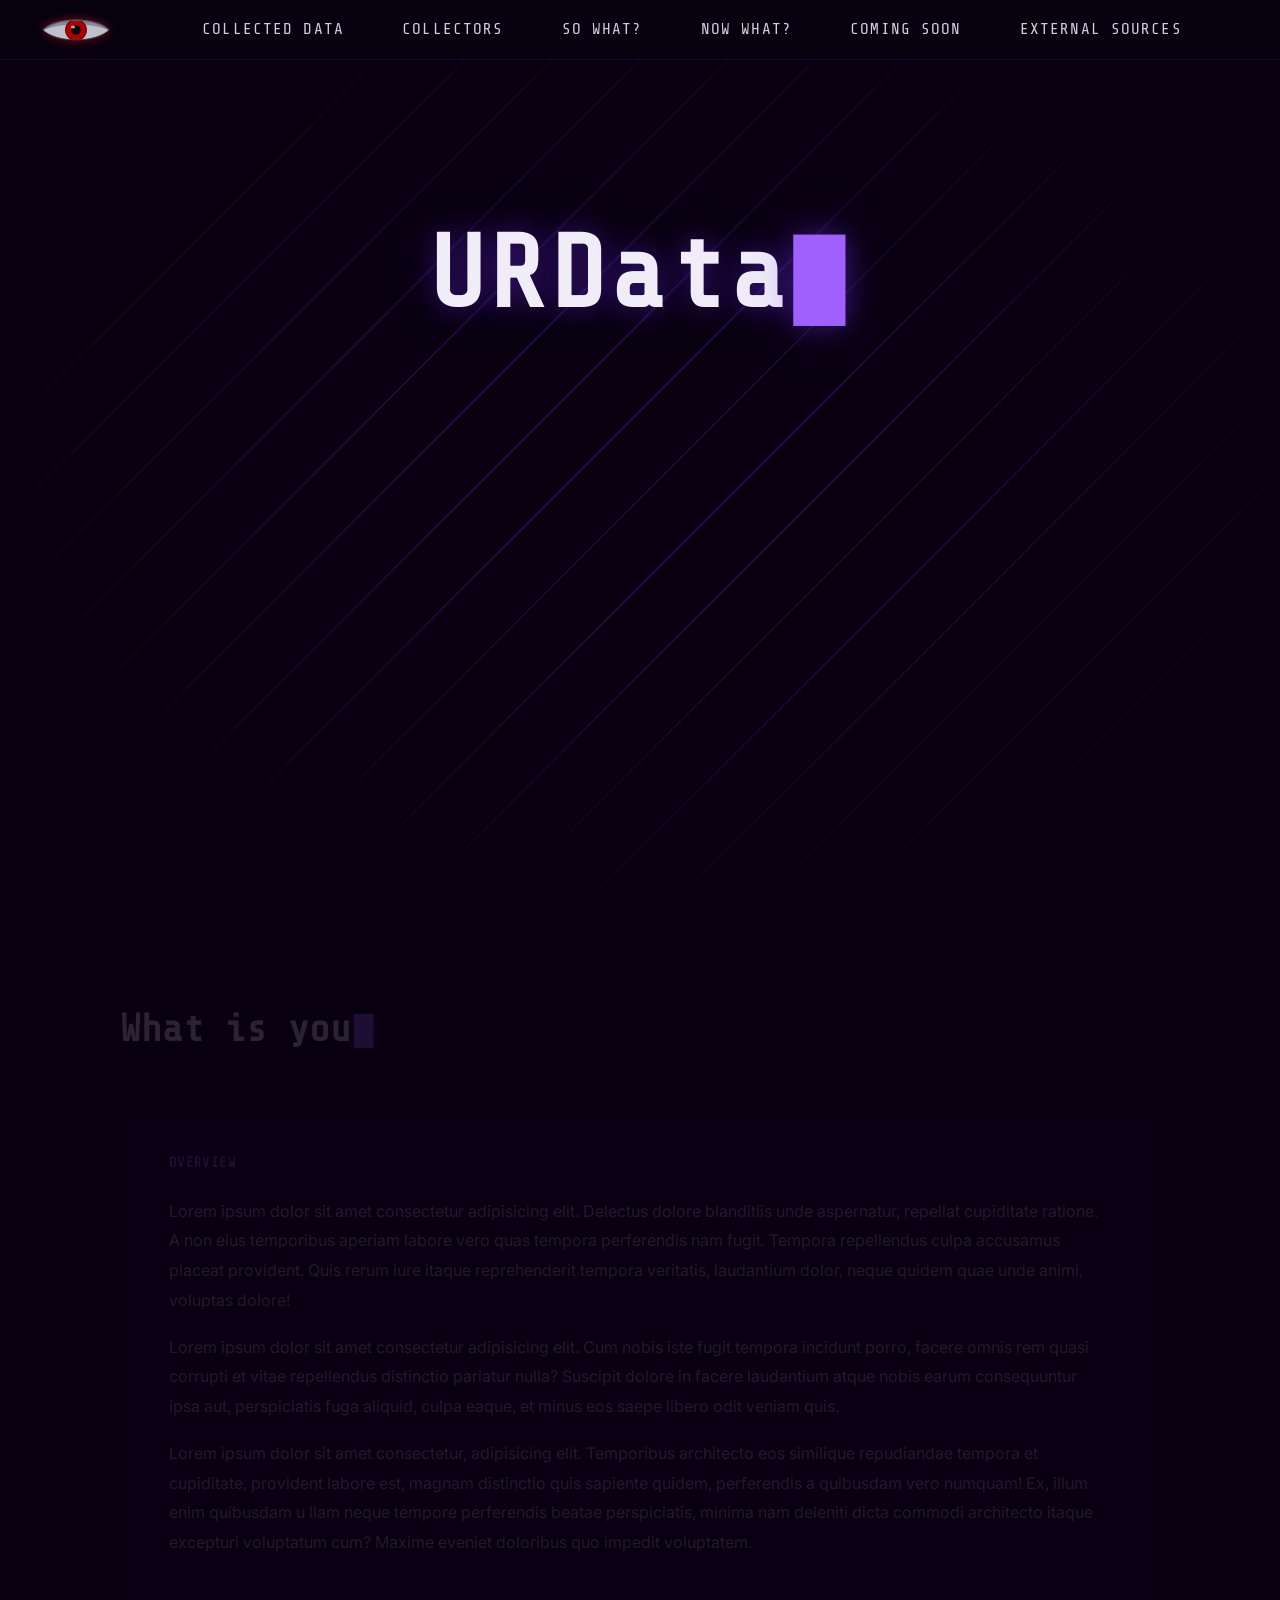
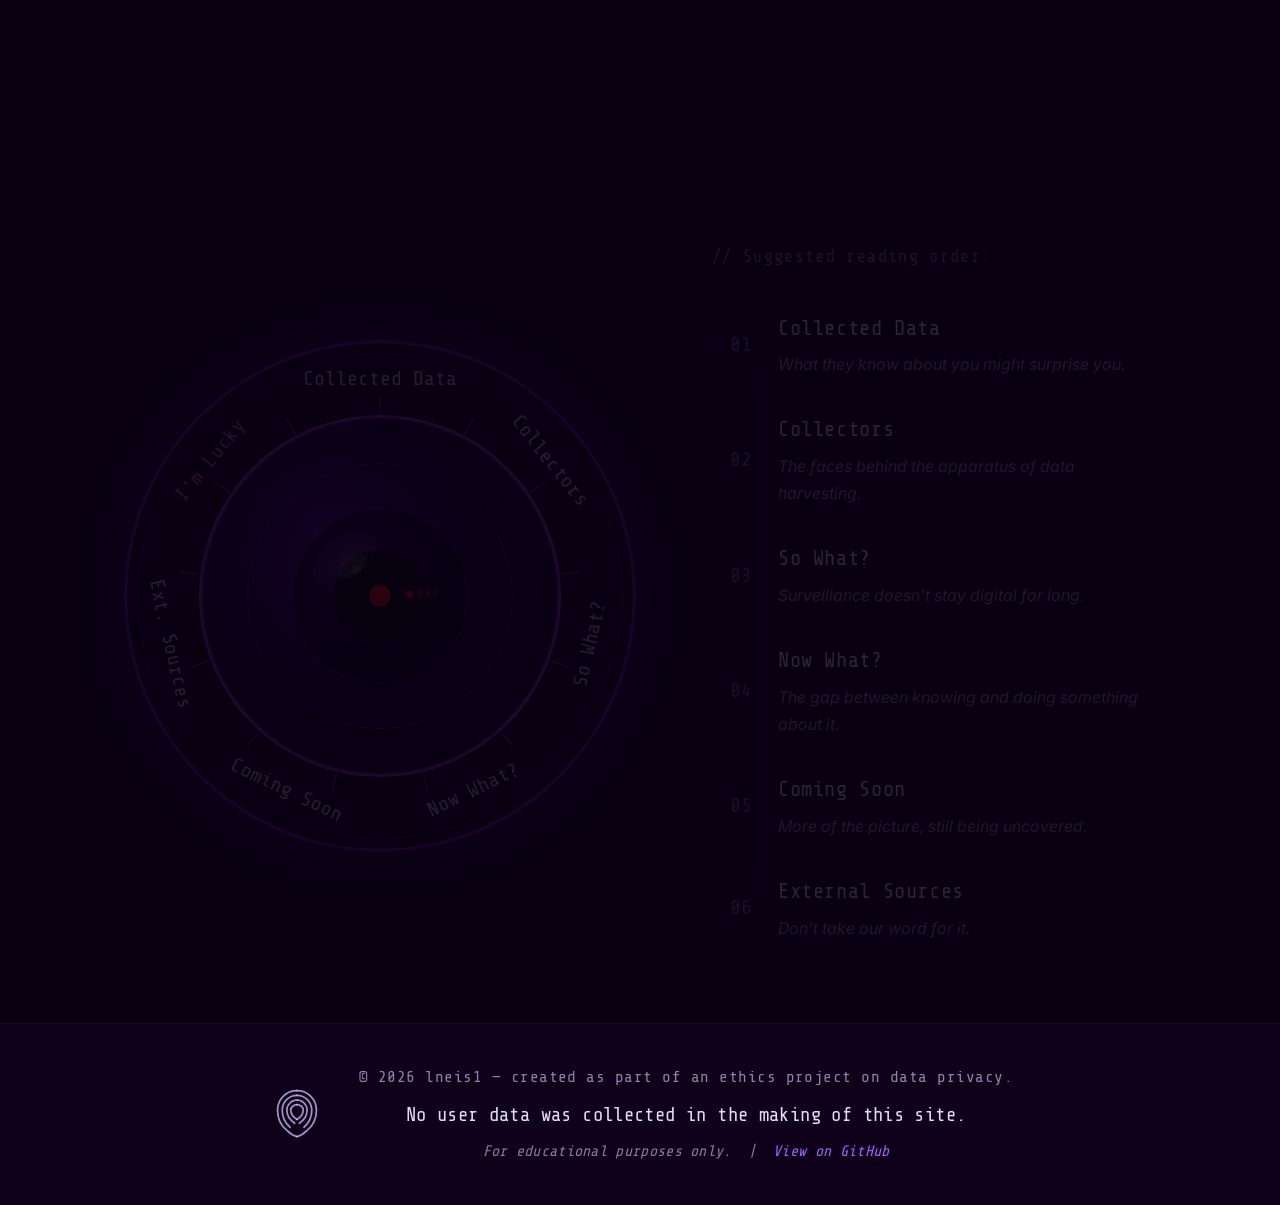
<file: index.html>
<!DOCTYPE html>
<html lang="en">
    <head>
        <meta charset="UTF-8" />
        <meta name="viewport" content="width=device-width, initial-scale=1.0" />
        <title>URData</title>
        <link rel="preconnect" href="https://fonts.googleapis.com" />
        <link rel="preconnect" href="https://fonts.gstatic.com" crossorigin />
        <link href="https://fonts.googleapis.com/css2?family=Share+Tech+Mono&family=Inter:ital,wght@0,300;0,400;0,600;1,300&display=swap" rel="stylesheet" />
        <link rel="stylesheet" href="assets/css/styling.css" />
    </head>
    <body>

        <!-- NAV NAV NAV NAV NAV NAV NAV NAV NAV NAV NAV NAV NAV NAV NAV NAV NAV NAV NAV -->
        <nav id="navbar">
            <a href="#" id="nav-eye-link" class="nav-eye-link" aria-label="Back to top">
                <svg id="nav-eye-svg" class="eye-svg" viewBox="0 0 120 60" xmlns="http://www.w3.org/2000/svg">
                    <defs>
                        <clipPath id="nav-eye-clip">
                            <path d="M 5,30 C 27,8 93,8 115,30 C 93,52 27,52 5,30 Z" />
                        </clipPath>
                    </defs>
                    <path class="eye-sclera"    d="M 5,30 C 27,8  93,8  115,30 C 93,52 27,52 5,30 Z" />
                    <path class="eye-lid-shade" d="M 5,30 C 27,8  93,8  115,30 C 80,18 40,18 5,30 Z" />
                    <g clip-path="url(#nav-eye-clip)">
                        <circle class="eye-iris"      cx="60" cy="30" r="17" />
                        <circle class="eye-iris-ring" cx="60" cy="30" r="17" />
                        <circle class="eye-iris-mid"  cx="60" cy="30" r="11" />
                        <circle id="nav-pupil"        class="eye-pupil" cx="60" cy="30" r="8" />
                        <ellipse id="nav-highlight"   class="eye-gleam" cx="55" cy="25" rx="3.5" ry="2.5" />
                    </g>
                    <path class="eye-outline"   d="M 5,30 C 27,8  93,8  115,30 C 93,52 27,52 5,30 Z" />
                    <path class="eye-lid-line"  d="M 5,30 C 27,8  93,8  115,30" />
                </svg>
            </a>
            <ul class="nav-links">
                <li><a href="pages/collected.html">Collected Data</a></li>
                <li><a href="pages/collectors.html">Collectors</a></li>
                <li><a href="pages/so-what.html">So What?</a></li>
                <li><a href="pages/now-what.html">Now What?</a></li>
                <li><a href="#other">Coming Soon</a></li> <!-- Will add another section if time permits -->
                <li><a href="#sources">External Sources</a></li>
            </ul>
        </nav>

        <!-- ================================================
             SECTION 1 — HERO
             ================================================ -->
        <section id="hero" class="full-section">
            <div class="hero-bg"></div>
            <div class="hero-content">
                <h1 id="hero-title" class="hero-title"></h1>

                <div id="hero-eye-wrap" class="hero-eye-wrap">
                    <svg id="hero-eye-svg" class="eye-svg hero-eye-svg" viewBox="0 0 240 120" xmlns="http://www.w3.org/2000/svg">
                        <defs>
                            <clipPath id="hero-eye-clip">
                                <path d="M 10,60 C 55,16 185,16 230,60 C 185,104 55,104 10,60 Z" />
                            </clipPath>
                        </defs>
                        <path class="eye-sclera"    d="M 10,60 C 55,16 185,16 230,60 C 185,104 55,104 10,60 Z" />
                        <path class="eye-lid-shade" d="M 10,60 C 55,16 185,16 230,60 C 165,36 75,36  10,60 Z" />
                        <g clip-path="url(#hero-eye-clip)">
                            <circle class="eye-iris"      cx="120" cy="60" r="24" />
                            <circle class="eye-iris-ring" cx="120" cy="60" r="24" />
                            <circle class="eye-iris-mid"  cx="120" cy="60" r="16" />
                            <circle id="hero-pupil"       class="eye-pupil" cx="120" cy="60" r="11" />
                            <ellipse id="hero-highlight"  class="eye-gleam" cx="113" cy="54" rx="4.5" ry="3" />
                        </g>
                        <path class="eye-outline"   d="M 10,60 C 55,16 185,16 230,60 C 185,104 55,104 10,60 Z" />
                        <path class="eye-lid-line"  d="M 10,60 C 55,16 185,16 230,60" />
                        <!-- Invisible click zone — exact eye shape -->
                        <path id="hero-eye-clickzone" d="M 10,60 C 55,16 185,16 230,60 C 185,104 55,104 10,60 Z"
                              fill="transparent" style="cursor:pointer; pointer-events:fill;" />
                    </svg>
                </div>

                <p class="hero-sub hero-sub1">
                    Your data &mdash; habits, identity, and life &mdash; is no longer private. You're data. 
                </p>
                <a href="#summary" class="hero-sub hero-sub2 scroll-link">
                    Ever wondered what price you're really paying to use your tech?
                </a>
            </div>
        </section>

        <!-- ================================================
             SECTION 2 — SUMMARY
             ================================================ -->
        <section id="summary" class="full-section">
            <div class="section-inner">
                <h2 id="summary-title"
                    class="section-title typing-title"
                    data-text="What is your worth?"></h2>
                <article class="summary-card">
                    <h3 class="summary-card-title">Overview</h3>
                    <p>
                        Lorem ipsum dolor sit amet consectetur adipisicing elit. Delectus dolore 
                        blanditiis unde aspernatur, repellat cupiditate ratione. A non eius 
                        temporibus aperiam labore vero quas tempora perferendis nam fugit. 
                        Tempora repellendus culpa accusamus placeat provident. Quis rerum iure 
                        itaque reprehenderit tempora veritatis, laudantium dolor, neque quidem quae 
                        unde animi, voluptas dolore!
                    </p>
                    <p>
                        Lorem ipsum dolor sit amet consectetur adipisicing elit. Cum nobis iste 
                        fugit tempora incidunt porro, facere omnis rem quasi corrupti et vitae 
                        repellendus distinctio pariatur nulla? Suscipit dolore in facere laudantium 
                        atque nobis earum consequuntur ipsa aut, perspiciatis fuga aliquid, culpa eaque, 
                        et minus eos saepe libero odit veniam quis.
                    </p>
                    <p>
                        Lorem ipsum dolor sit amet consectetur, adipisicing elit. Temporibus architecto eos 
                        similique repudiandae tempora et cupiditate, provident labore est, magnam distinctio 
                        quis sapiente quidem, perferendis a quibusdam vero numquam! Ex, illum enim quibusdam u
                        llam neque tempore perferendis beatae perspiciatis, minima nam deleniti dicta commodi 
                        architecto itaque excepturi voluptatum cum? Maxime eveniet doloribus quo impedit voluptatem.
                    </p>
                </article>
            </div>
        </section>

        <!-- ================================================
             SECTION 3 — CAMERA NAVIGATOR
             ================================================ -->
        <section id="navigator" class="full-section">
            <div class="section-inner navigator-inner">

                <!-- Left: Camera Lens -->
                <div class="camera-side">
                    <div class="camera-container">
                        <svg id="camera-svg" viewBox="0 0 440 440" xmlns="http://www.w3.org/2000/svg">
                            <defs>
                                <!-- Outermost lens ring -->
                                <radialGradient id="lg1" cx="38%" cy="38%">
                                    <stop offset="0%"   stop-color="#5a1a9e" />
                                    <stop offset="55%"  stop-color="#280055" />
                                    <stop offset="100%" stop-color="#120025" />
                                </radialGradient>
                                <!-- Mid lens ring -->
                                <radialGradient id="lg2" cx="35%" cy="35%">
                                    <stop offset="0%"   stop-color="#6e22b8" />
                                    <stop offset="50%"  stop-color="#320070" />
                                    <stop offset="100%" stop-color="#180038" />
                                </radialGradient>
                                <!-- Inner lens ring -->
                                <radialGradient id="lg3" cx="36%" cy="36%">
                                    <stop offset="0%"   stop-color="#4a1280" />
                                    <stop offset="60%"  stop-color="#1e0044" />
                                    <stop offset="100%" stop-color="#0a0018" />
                                </radialGradient>
                            </defs>

                            <!-- Outer body -->
                            <circle cx="220" cy="220" r="215" fill="#0e0020" stroke="#6020b0" stroke-width="2.5" />
                            <!-- Label ring divider -->
                            <circle cx="220" cy="220" r="205" fill="none" stroke="#7030c0" stroke-width="0.8" opacity="0.6" />
                            <!-- Lens bezel ring -->
                            <circle cx="220" cy="220" r="152" fill="#1a0038" stroke="#8040d0" stroke-width="2.5" />

                            <!-- Lens layers (glass effect) -->
                            <circle cx="220" cy="220" r="150" fill="url(#lg1)" />
                            <!-- Subtle border between rings -->
                            <circle cx="220" cy="220" r="150" fill="none" stroke="#9050e0" stroke-width="1" opacity="0.4" />
                            <circle cx="220" cy="220" r="112" fill="url(#lg2)" />
                            <circle cx="220" cy="220" r="112" fill="none" stroke="#7838c8" stroke-width="1" opacity="0.5" />
                            <circle cx="220" cy="220" r="74"  fill="url(#lg3)" />
                            <circle cx="220" cy="220" r="74"  fill="none" stroke="#5828a0" stroke-width="1" opacity="0.6" />
                            <!-- Deep center (aperture) -->
                            <circle cx="220" cy="220" r="40"  fill="#080012" />
                            <circle cx="220" cy="220" r="40"  fill="none" stroke="#401080" stroke-width="1" opacity="0.7" />

                            <!-- Lens highlights (glass reflection) -->
                            <ellipse cx="190" cy="188" rx="30" ry="18"
                                     fill="white" opacity="0.07"
                                     transform="rotate(-35, 190, 188)" />
                            <ellipse cx="196" cy="194" rx="14" ry="8"
                                     fill="white" opacity="0.13"
                                     transform="rotate(-35, 196, 194)" />
                            <ellipse cx="200" cy="198" rx="5" ry="3"
                                     fill="white" opacity="0.22"
                                     transform="rotate(-35, 200, 198)" />

                            <!-- Tick marks (populated by JS) -->
                            <g id="lens-ticks"></g>

                            <!-- Curved labels (populated by JS) -->
                            <g id="lens-labels"></g>

                            <!-- Recording dot — upper-left outer ring, between I'm Lucky and Collected Data -->
                            <circle id="rec-dot" cx="220" cy="220" r="9" fill="#ff1010" />
                            <circle cx="245" cy="220" r="8" fill="none" stroke="#ff1010"
                                    stroke-width="1" opacity="0.2" />
                        </svg>

                        <!-- REC badge overlay -->
                        <div class="rec-badge">
                            <span class="rec-dot-blink"></span>
                            <span class="rec-text">REC</span>
                        </div>
                    </div>
                </div>

                <!-- Right: Ordered List -->
                <div class="nav-list-side">
                    <p class="suggested-path">// Suggested reading order:</p>
                    <ol class="section-list" id="section-list">
                        <li data-target="#collected" data-url="pages/collected.html">
                            <span class="s-name">Collected Data</span>
                            <span class="s-teaser">What they know about you might surprise you.</span>
                        </li>
                        <li data-target="#collectors" data-url="pages/collectors.html">
                            <span class="s-name">Collectors</span>
                            <span class="s-teaser">The faces behind the apparatus of data harvesting.</span>
                        </li>
                        <li data-target="#so-what" data-url="pages/so-what.html">
                            <span class="s-name">So What?</span>
                            <span class="s-teaser">Surveillance doesn't stay digital for long.</span>
                        </li>
                        <li data-target="#now-what" data-url="pages/now-what.html">
                            <span class="s-name">Now What?</span>
                            <span class="s-teaser">The gap between knowing and doing something about it.</span>
                        </li>
                        <li data-target="#other">
                            <span class="s-name">Coming Soon</span>
                            <span class="s-teaser">More of the picture, still being uncovered.</span>
                        </li>
                        <li data-target="#sources">
                            <span class="s-name">External Sources</span>
                            <span class="s-teaser">Don't take our word for it.</span>
                        </li>
                    </ol>
                </div>

            </div>
        </section>

        <!-- ================================================
             FOOTER
             ================================================ -->
        <footer id="footer">
            <div class="footer-inner">

                <button id="back-to-top" class="fingerprint-btn" aria-label="Back to top">
                    <svg viewBox="0 0 60 72" xmlns="http://www.w3.org/2000/svg" aria-hidden="true">
                        <path d="M30,6  C16,6  5,17  5,31 C5,42  9,51  17,57 C21,61 26,64 30,65"
                              fill="none" stroke="currentColor" stroke-width="2.2" stroke-linecap="round"/>
                        <path d="M30,6  C44,6  55,17 55,31 C55,42 51,51 43,57 C39,61 34,64 30,65"
                              fill="none" stroke="currentColor" stroke-width="2.2" stroke-linecap="round"/>
                        <path d="M30,12 C19,12 11,21 11,31 C11,40 15,48 21,53"
                              fill="none" stroke="currentColor" stroke-width="2.2" stroke-linecap="round"/>
                        <path d="M30,12 C41,12 49,21 49,31 C49,40 45,48 39,53"
                              fill="none" stroke="currentColor" stroke-width="2.2" stroke-linecap="round"/>
                        <path d="M30,18 C23,18 17,24 17,31 C17,38 21,44 27,48"
                              fill="none" stroke="currentColor" stroke-width="2.2" stroke-linecap="round"/>
                        <path d="M30,18 C37,18 43,24 43,31 C43,38 39,44 33,48"
                              fill="none" stroke="currentColor" stroke-width="2.2" stroke-linecap="round"/>
                        <path d="M30,24 C26,24 22,27 22,31 C22,36 25,40 30,43"
                              fill="none" stroke="currentColor" stroke-width="2.2" stroke-linecap="round"/>
                        <path d="M30,24 C34,24 38,27 38,31 C38,36 35,40 30,43"
                              fill="none" stroke="currentColor" stroke-width="2.2" stroke-linecap="round"/>
                    </svg>
                </button>

                <div class="footer-text">
                    <p class="footer-credit">&copy; 2026 lneis1 &mdash; created as part of an ethics project on data privacy.</p>
                    <p class="footer-statement">No user data was collected in the making of this site.</p>
                    <p class="footer-disclaimer">For educational purposes only. &nbsp;|&nbsp;
                        <a href="https://github.com/lneis1-bit/URdata" target="_blank" rel="noopener" class="footer-gh-link">View on GitHub</a>
                    </p>
                </div>

            </div>
        </footer>

        <script src="assets/js/script.js"></script>
    </body>
</html>
</file>
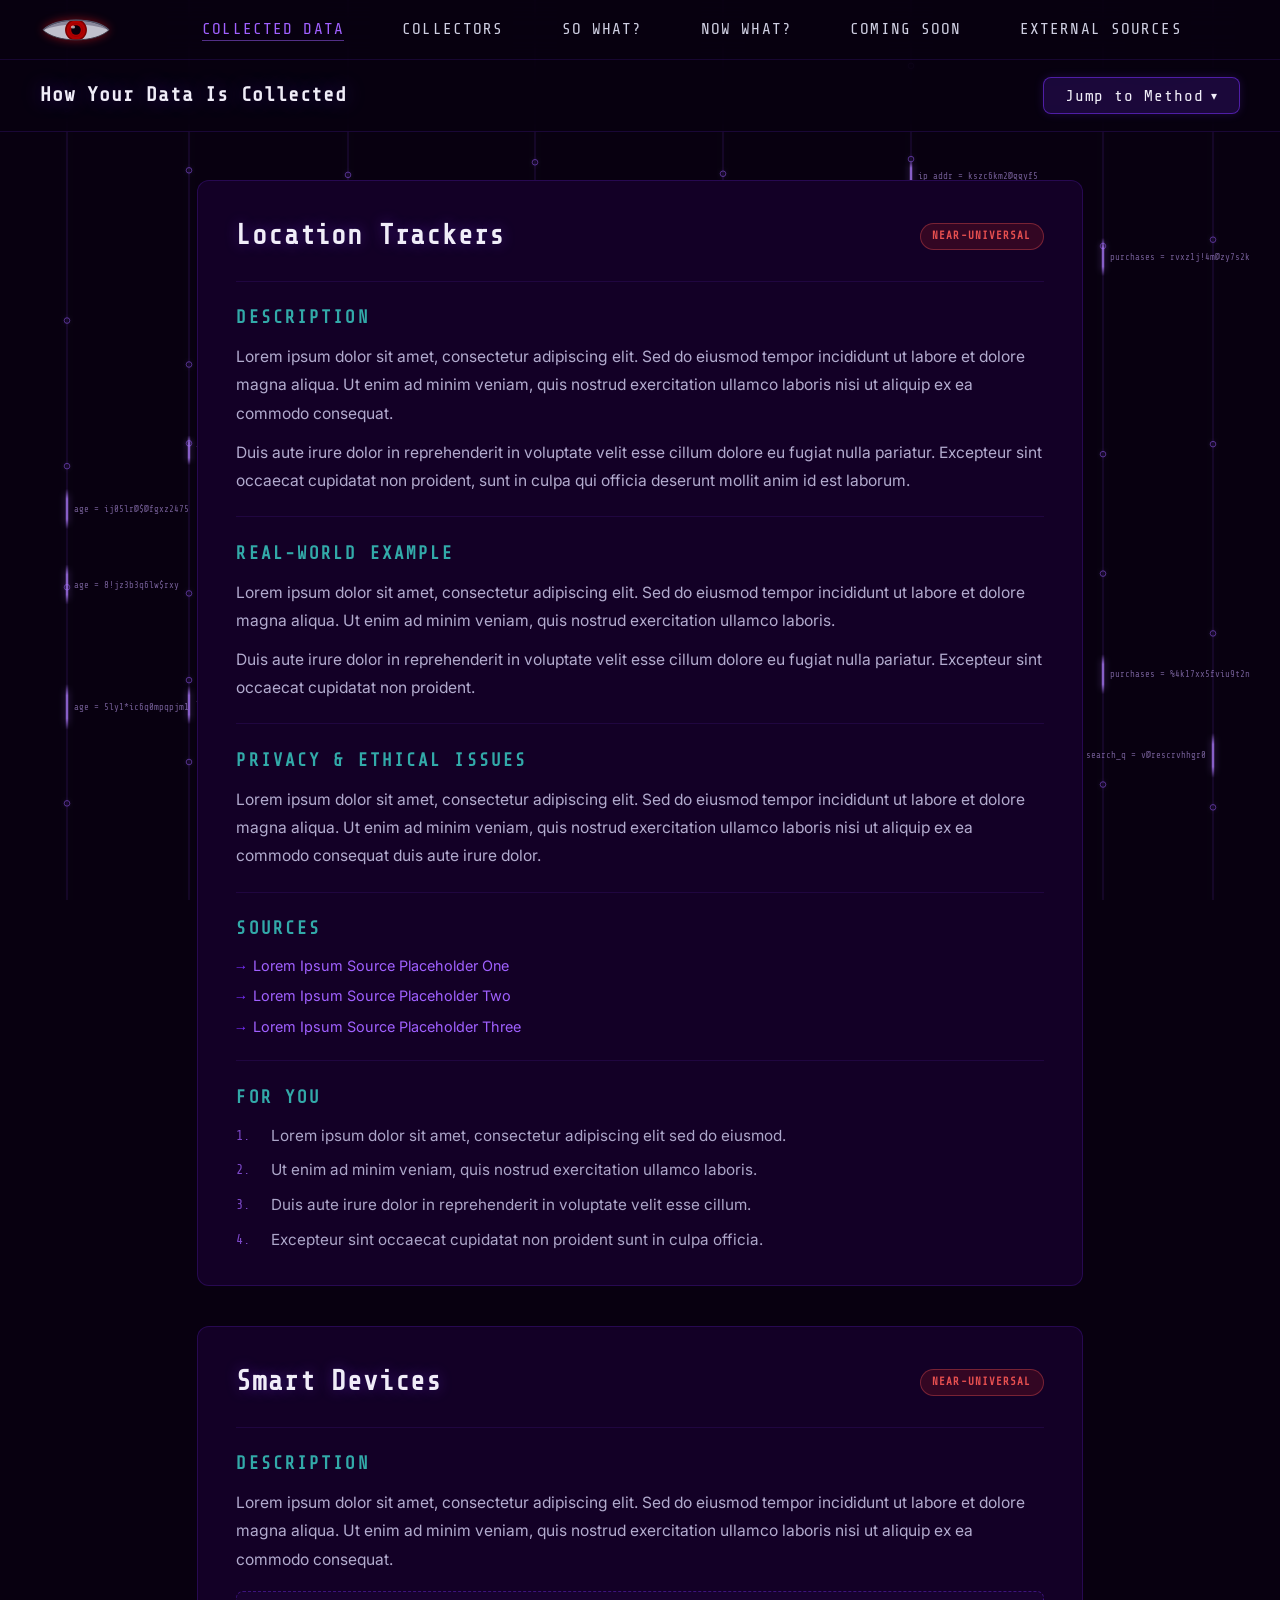
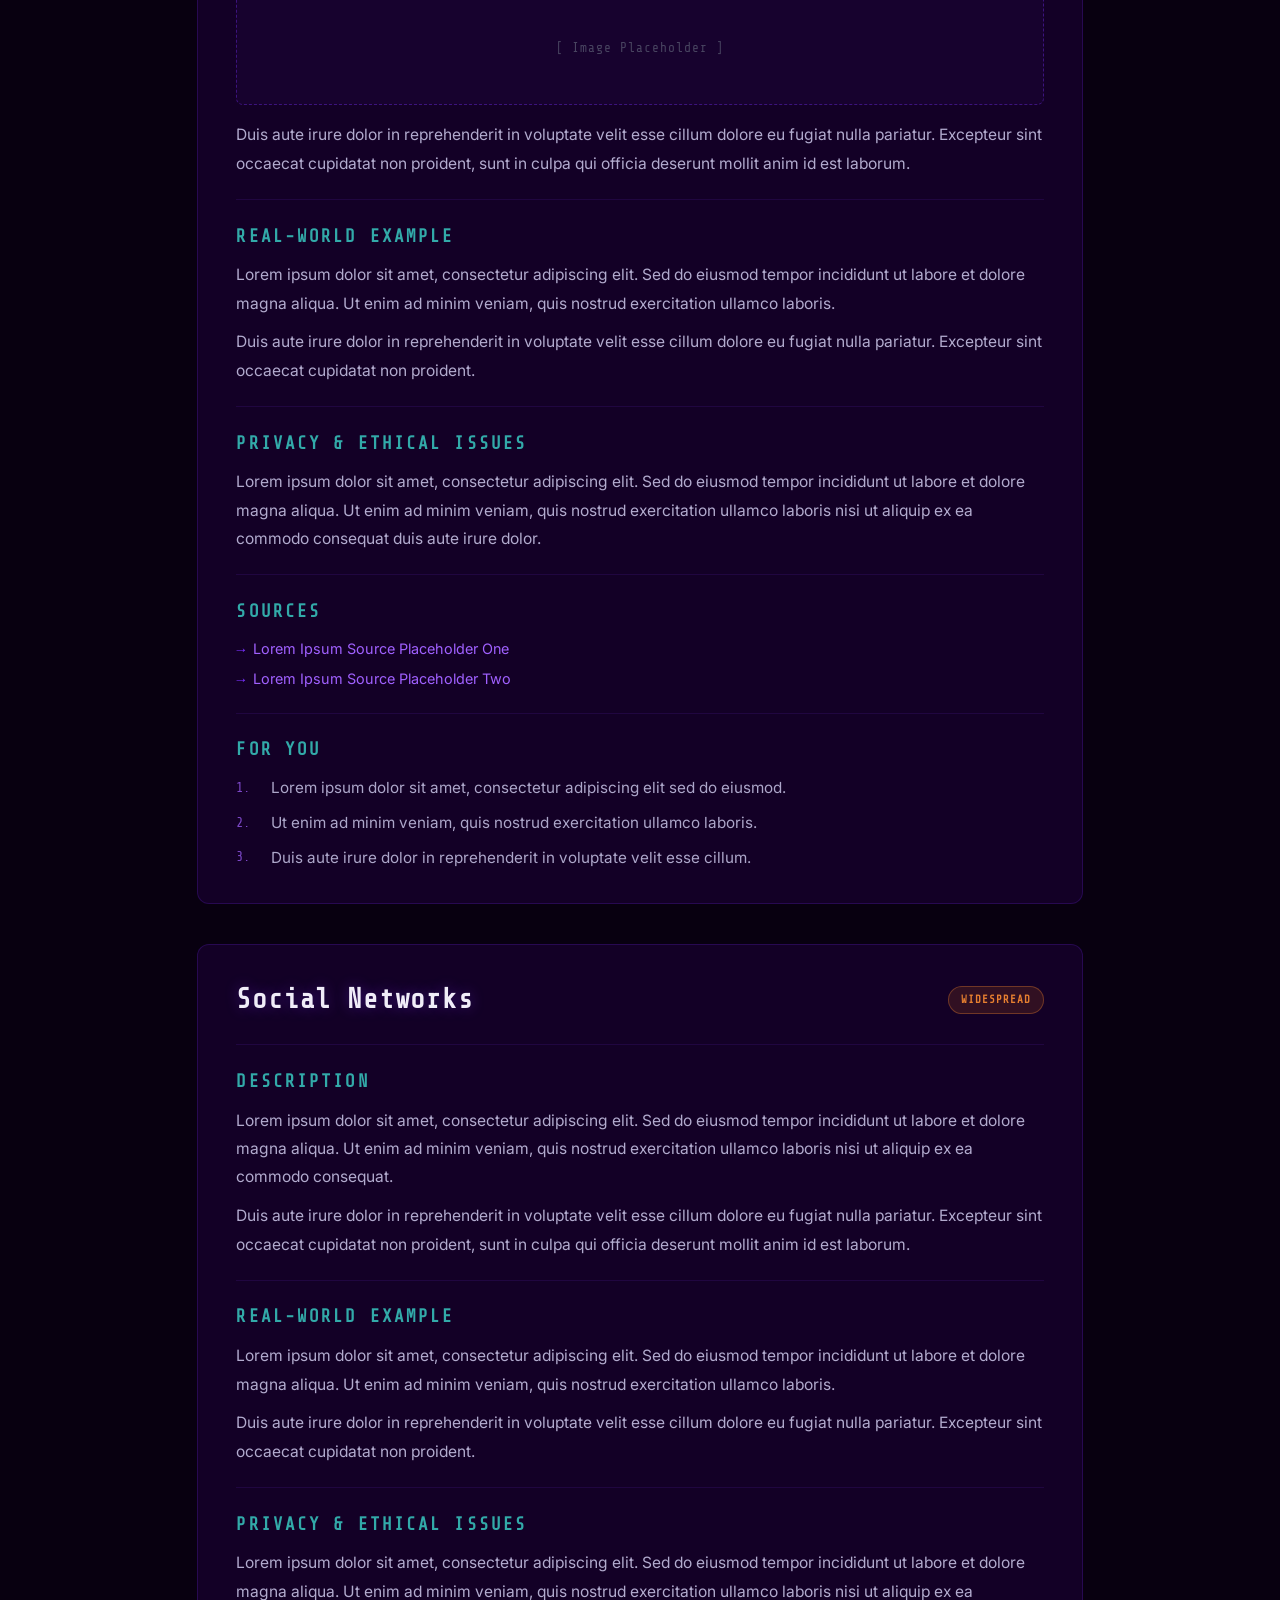
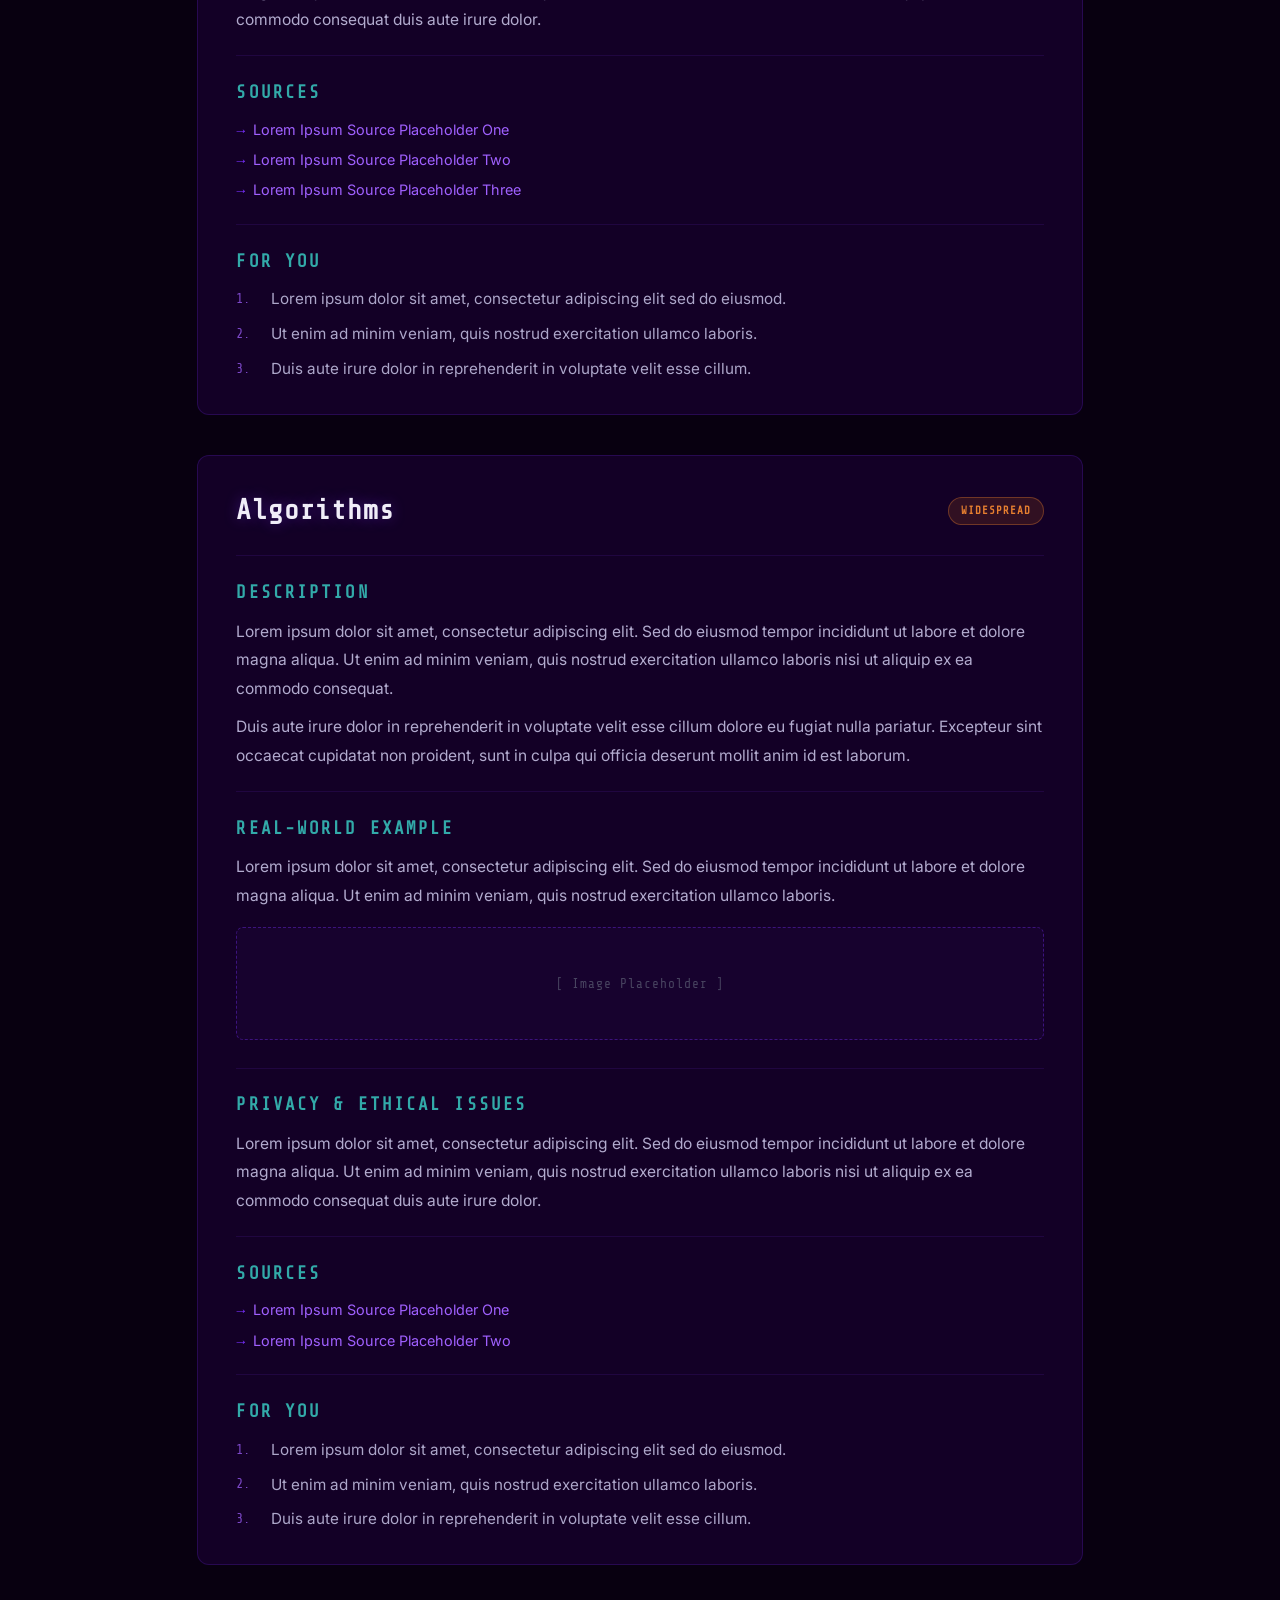
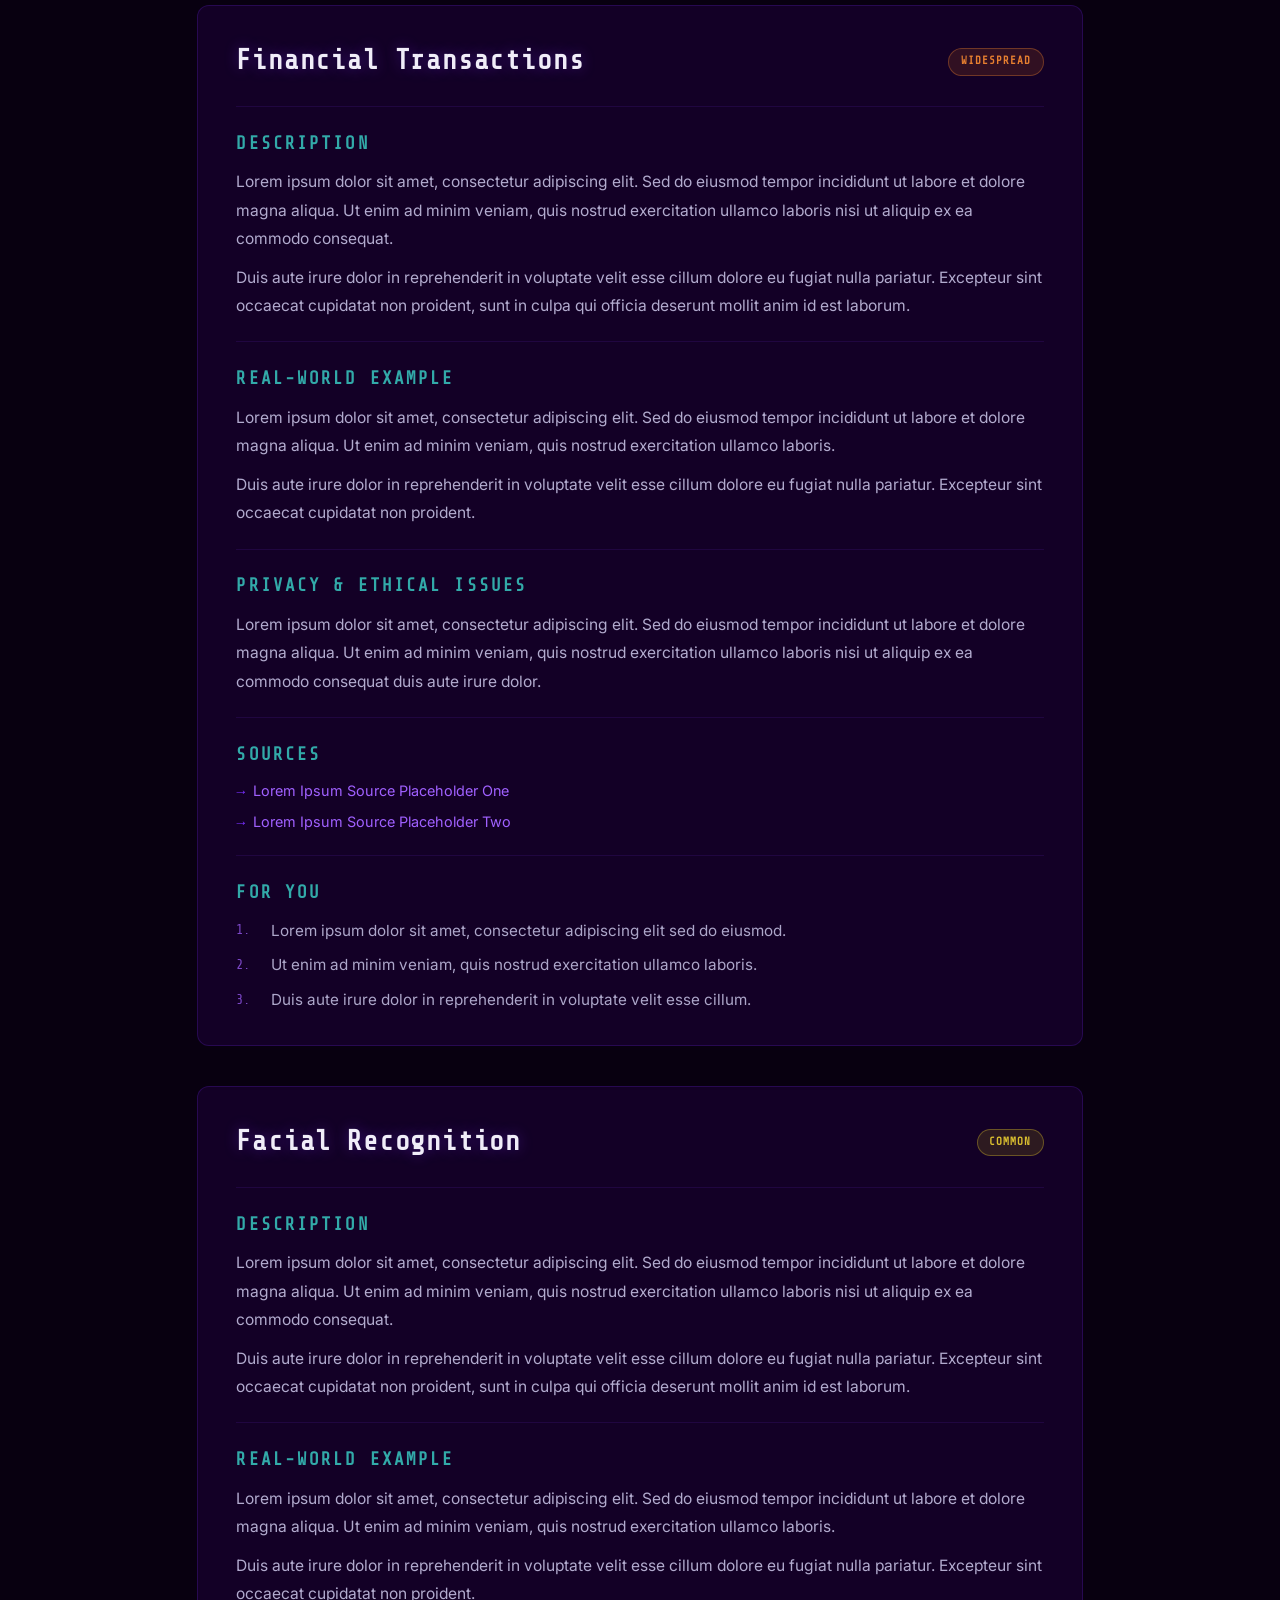
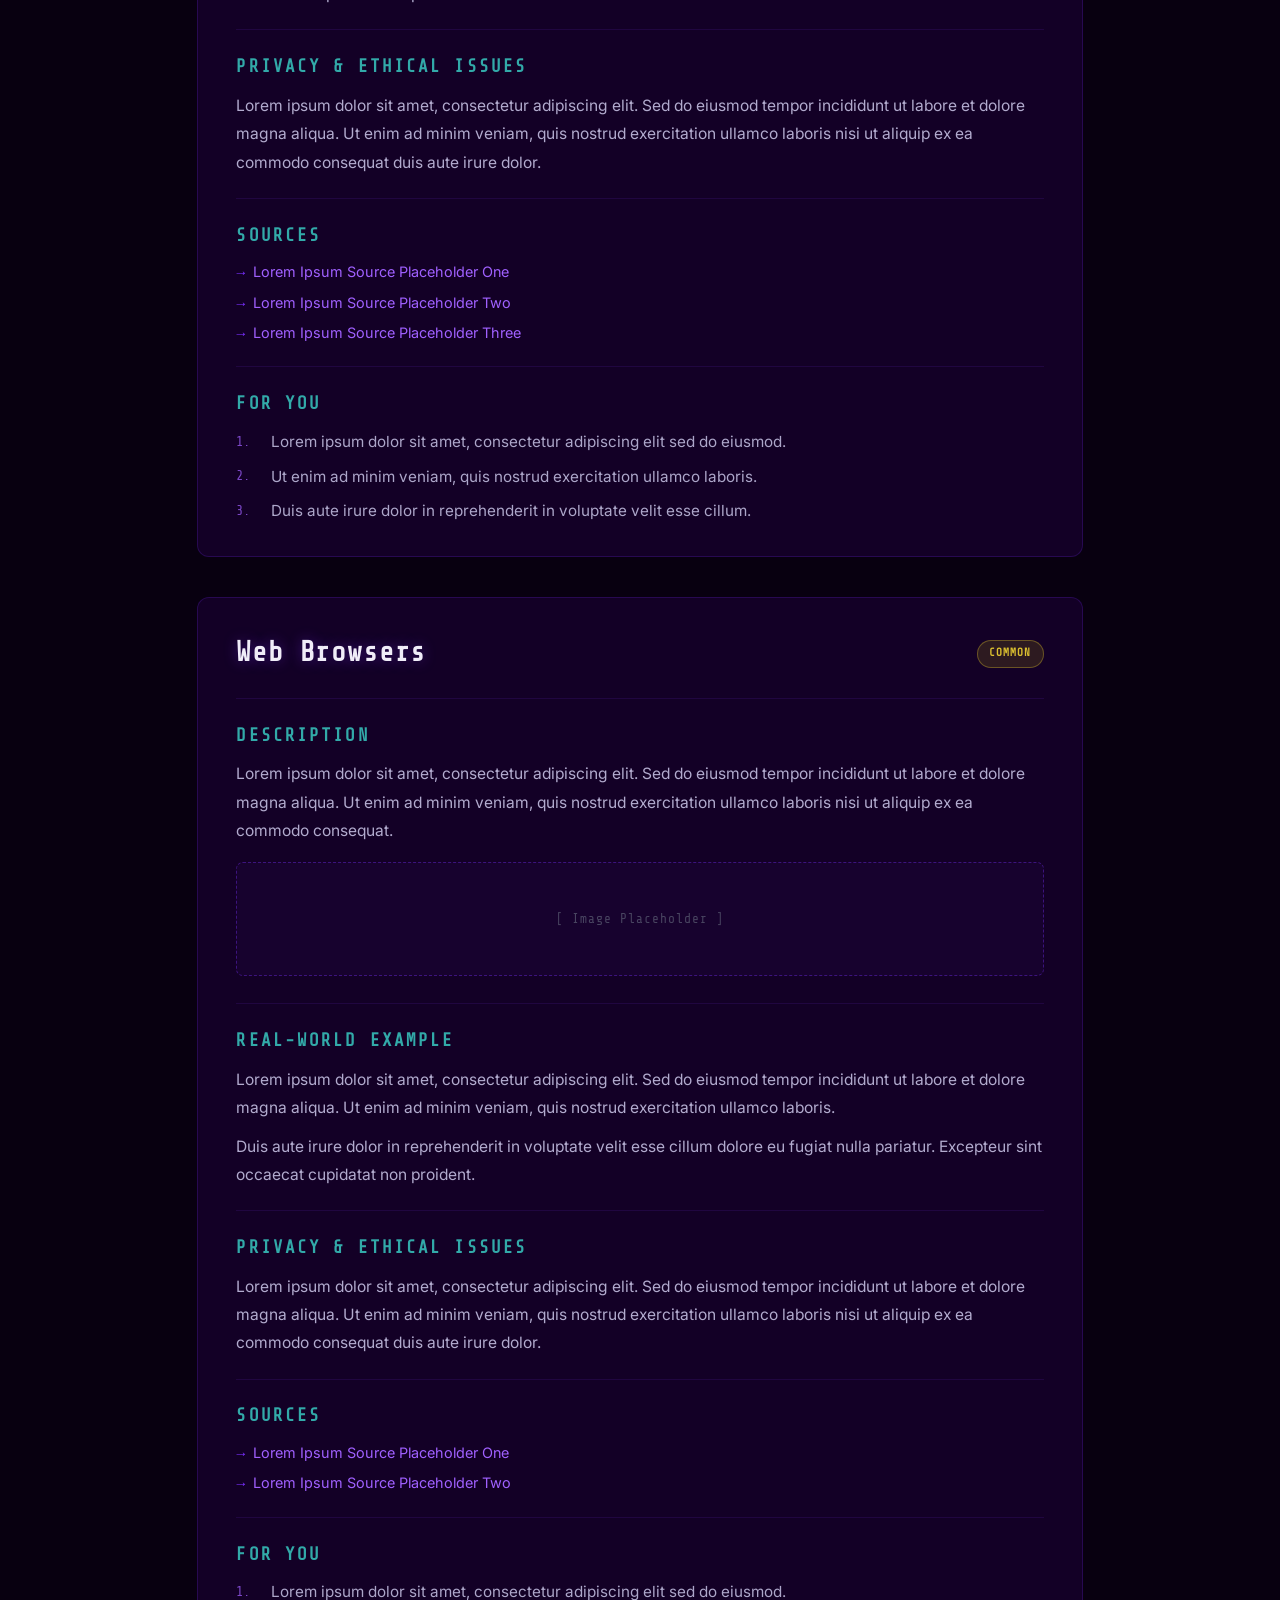
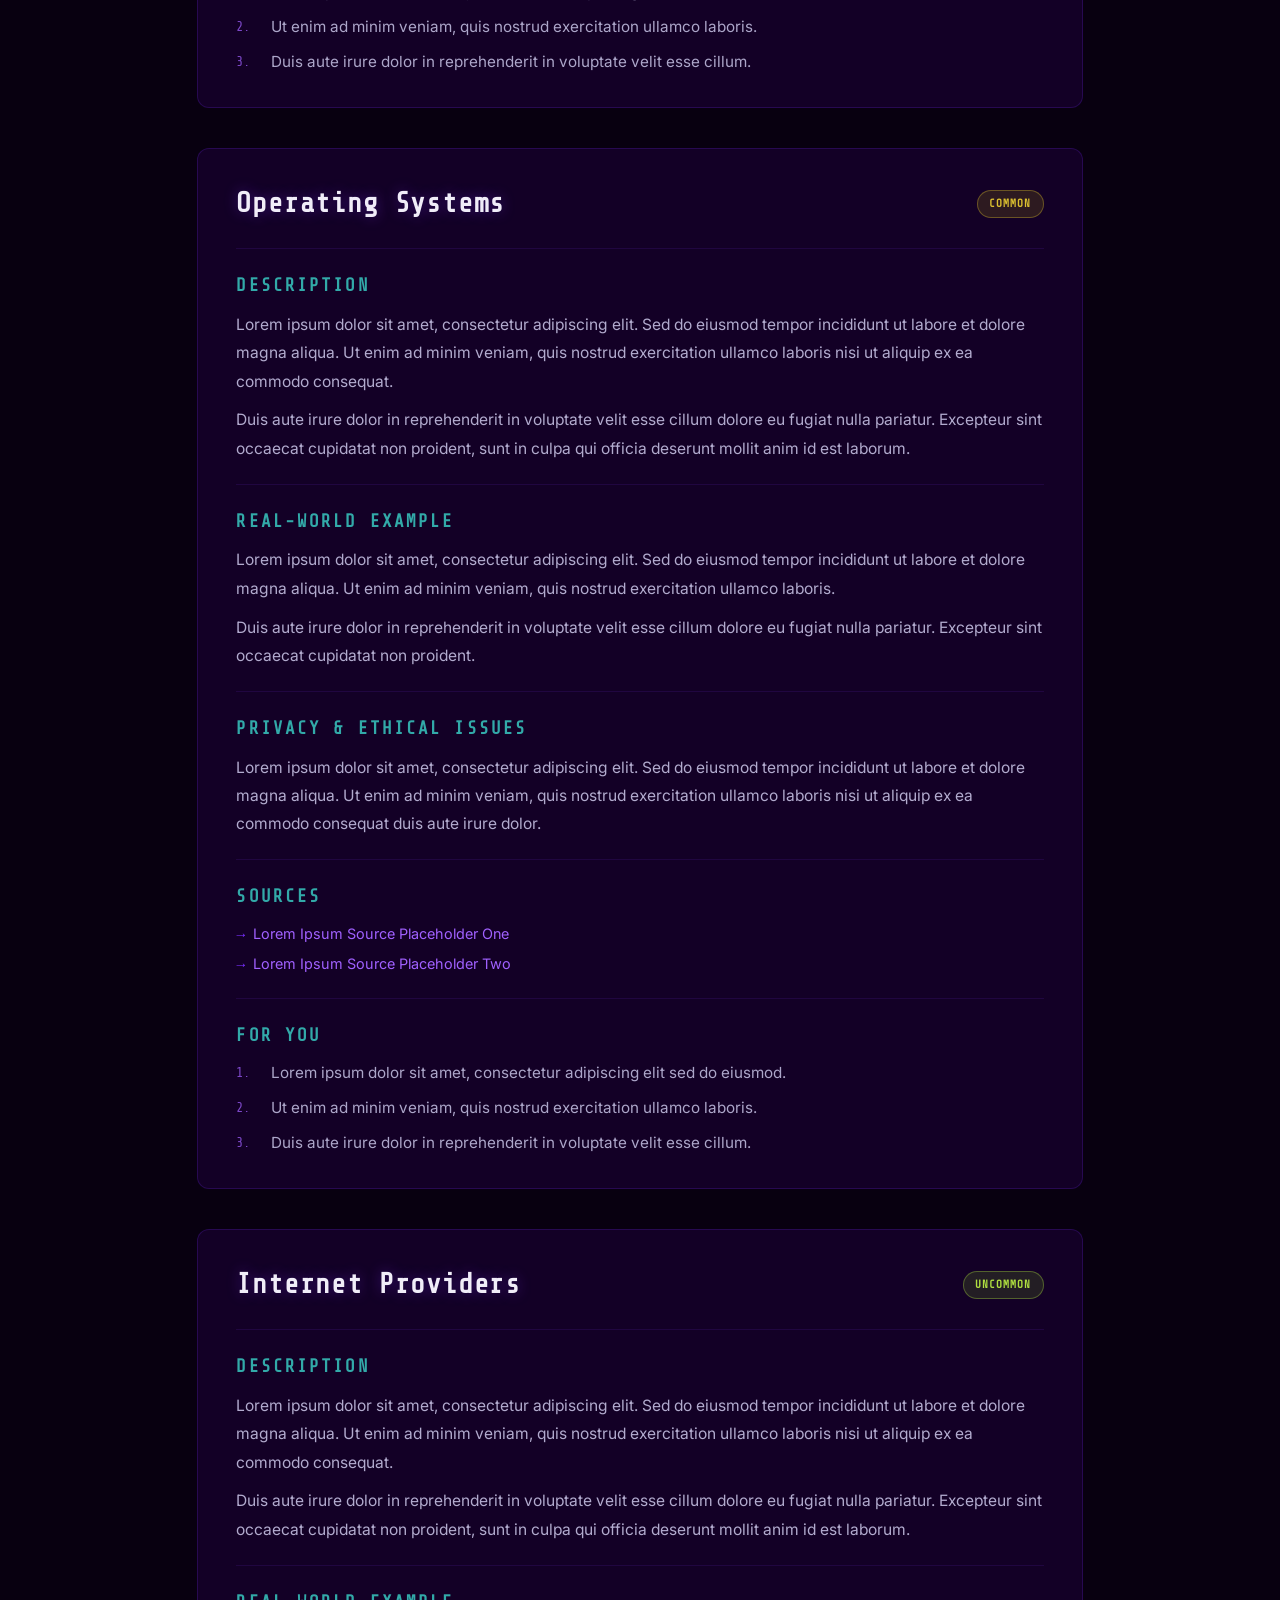
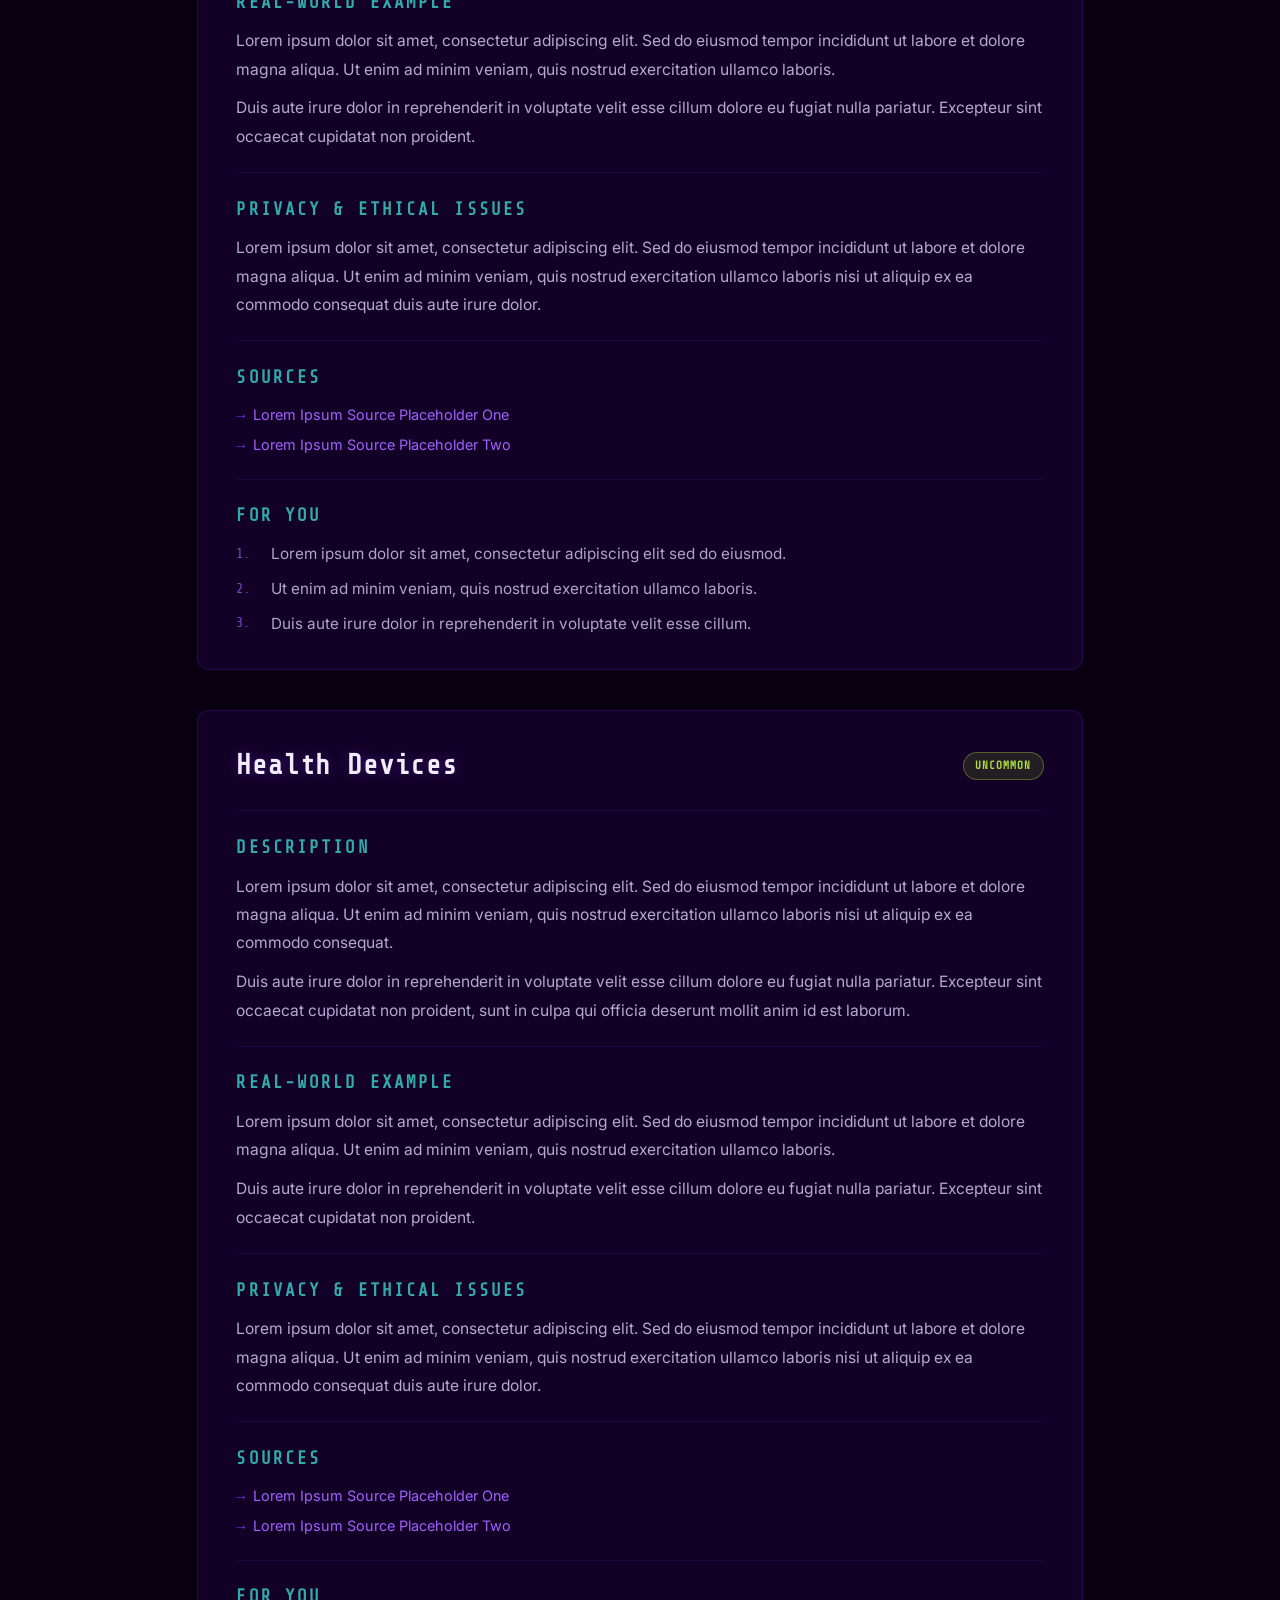
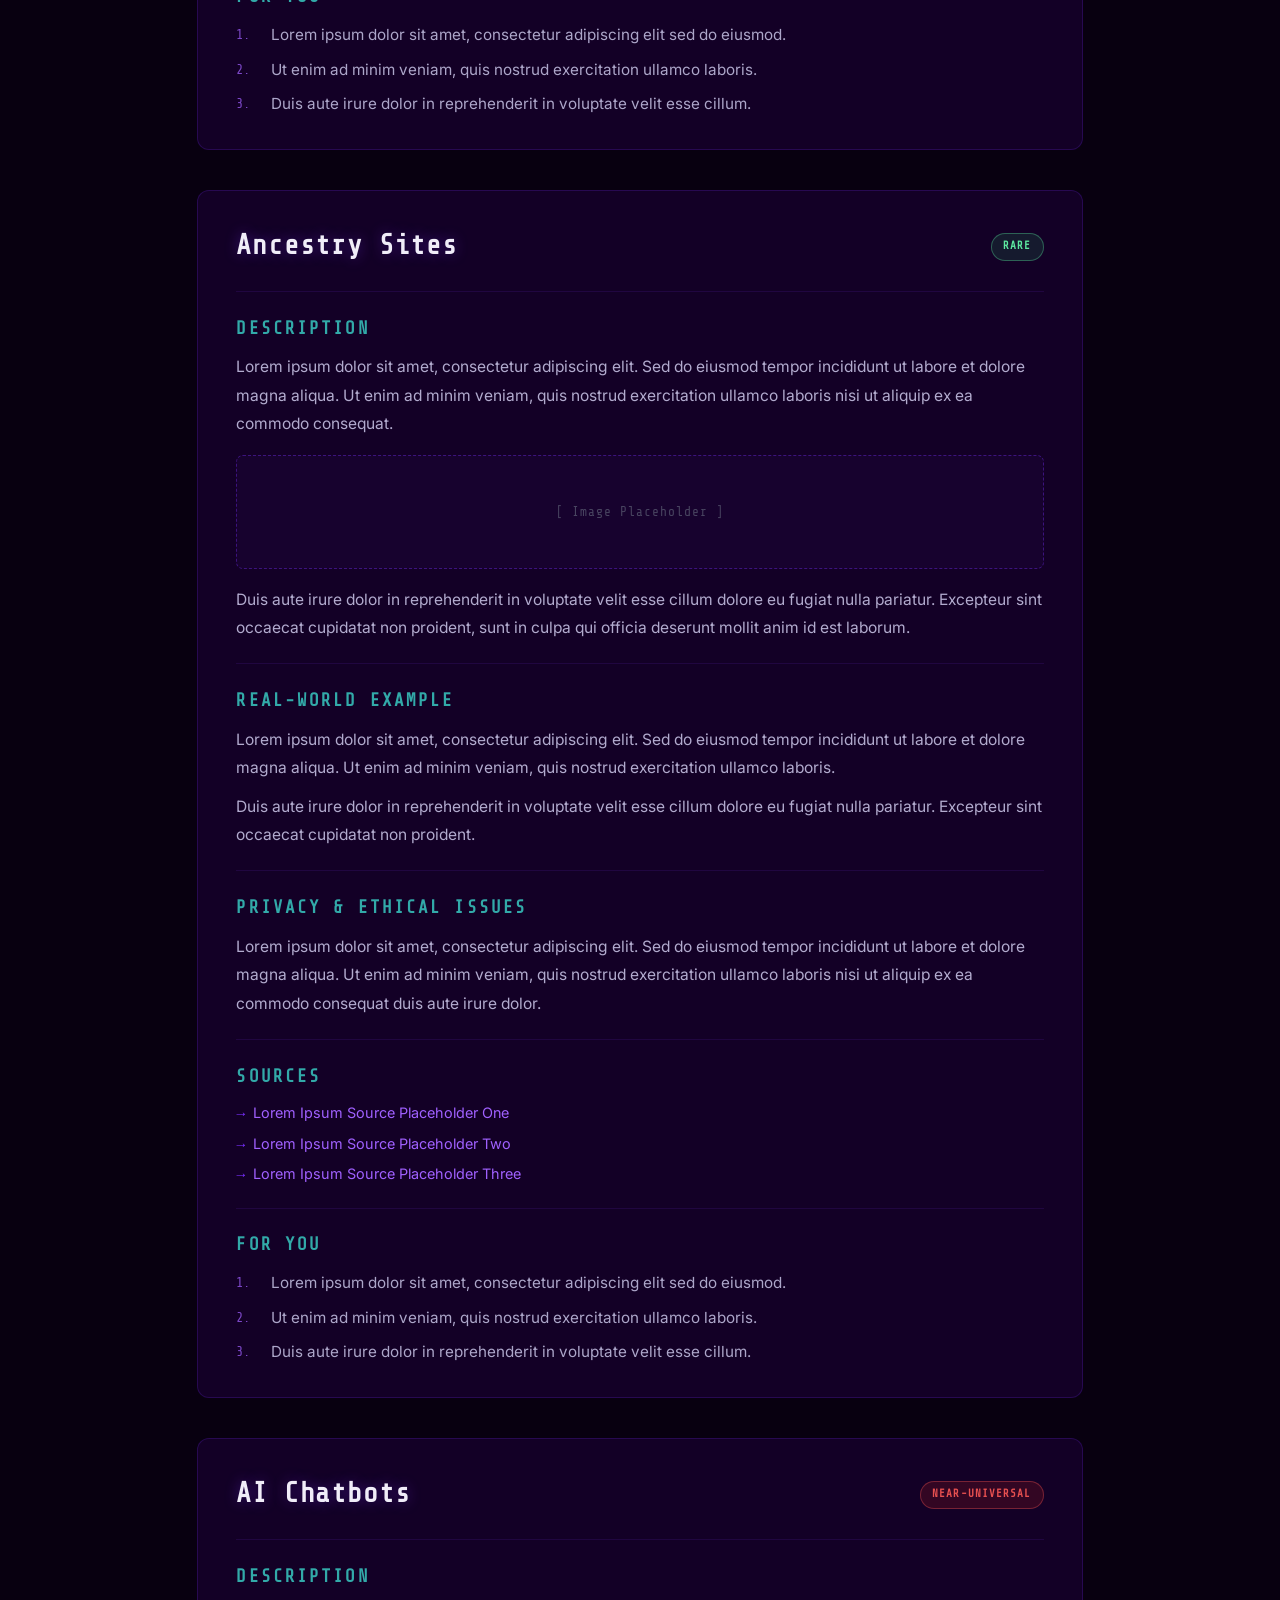
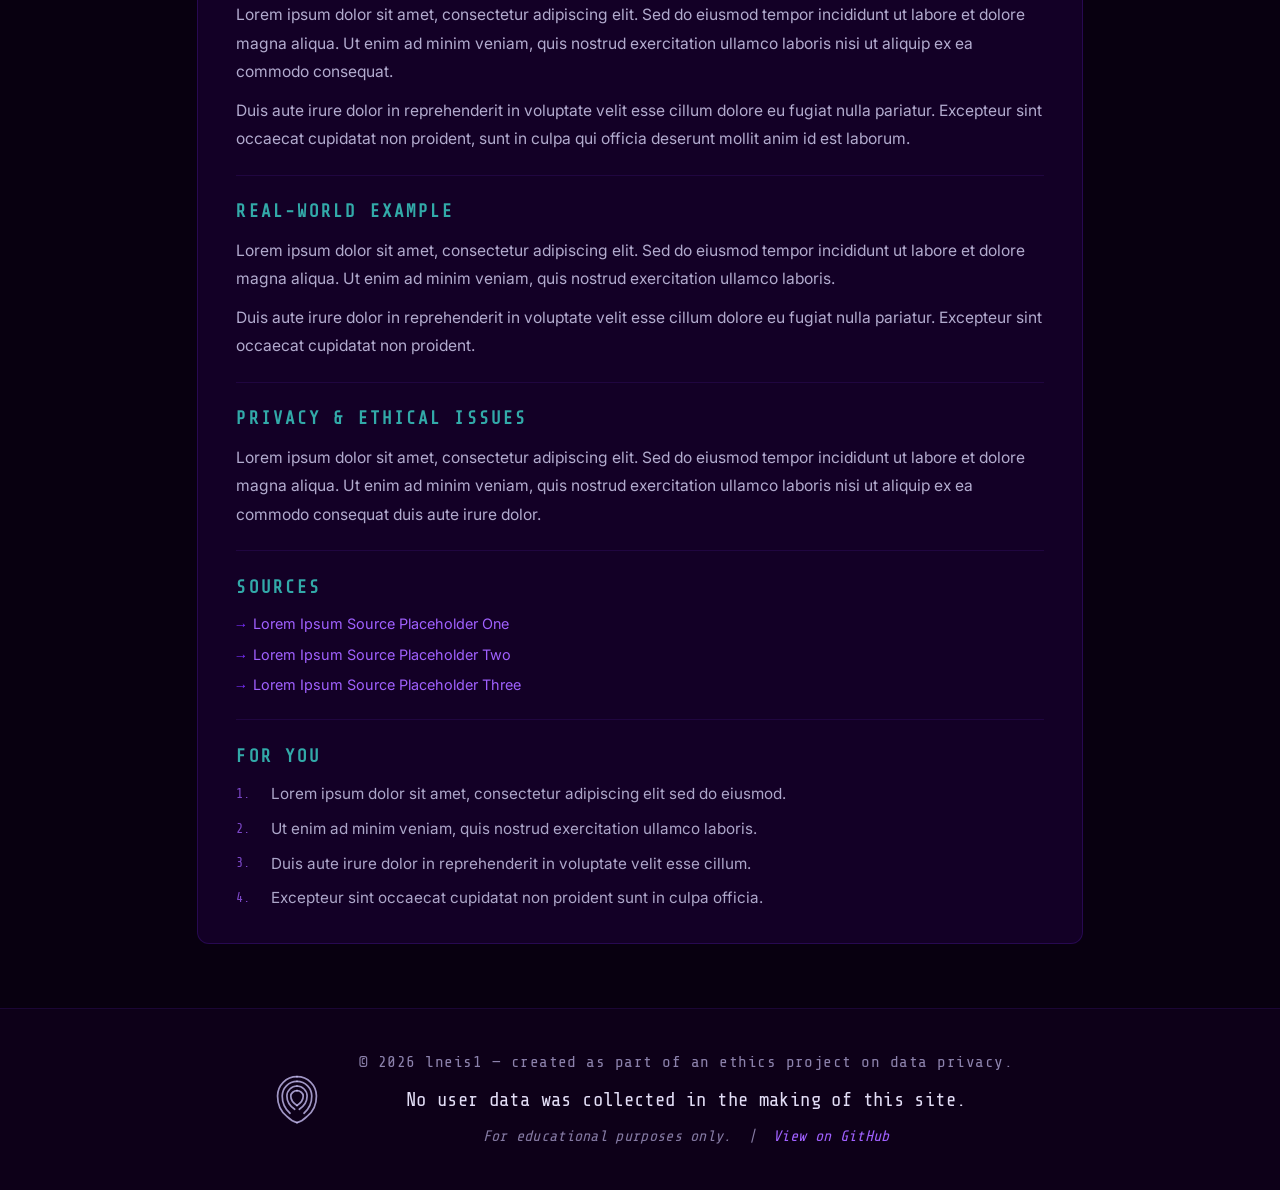
<file: pages/collected.html>
<!DOCTYPE html>
<html lang="en">
    <head>
        <meta charset="UTF-8" />
        <meta name="viewport" content="width=device-width, initial-scale=1.0" />
        <title>Collected Data — URData</title>
        <link rel="preconnect" href="https://fonts.googleapis.com" />
        <link rel="preconnect" href="https://fonts.gstatic.com" crossorigin />
        <link href="https://fonts.googleapis.com/css2?family=Share+Tech+Mono&family=Inter:ital,wght@0,300;0,400;0,600;1,300&display=swap" rel="stylesheet" />
        <link rel="stylesheet" href="../assets/css/collected-style.css" />
    </head>
    <body>

        <!-- Animated Wire Background -->
        <canvas id="wire-canvas"></canvas>

        <!-- ================================================
             NAVBAR
             ================================================ -->
        <nav id="navbar">
            <a href="../index.html" id="nav-eye-link" class="nav-eye-link" aria-label="Back to home">
                <svg id="nav-eye-svg" class="eye-svg" viewBox="0 0 120 60" xmlns="http://www.w3.org/2000/svg">
                    <defs>
                        <clipPath id="nav-eye-clip">
                            <path d="M 5,30 C 27,8 93,8 115,30 C 93,52 27,52 5,30 Z" />
                        </clipPath>
                    </defs>
                    <path class="eye-sclera"    d="M 5,30 C 27,8  93,8  115,30 C 93,52 27,52 5,30 Z" />
                    <path class="eye-lid-shade" d="M 5,30 C 27,8  93,8  115,30 C 80,18 40,18 5,30 Z" />
                    <g clip-path="url(#nav-eye-clip)">
                        <circle class="eye-iris"      cx="60" cy="30" r="17" />
                        <circle class="eye-iris-ring" cx="60" cy="30" r="17" />
                        <circle class="eye-iris-mid"  cx="60" cy="30" r="11" />
                        <circle id="nav-pupil"        class="eye-pupil" cx="60" cy="30" r="8" />
                        <ellipse id="nav-highlight"   class="eye-gleam" cx="55" cy="25" rx="3.5" ry="2.5" />
                    </g>
                    <path class="eye-outline"   d="M 5,30 C 27,8  93,8  115,30 C 93,52 27,52 5,30 Z" />
                    <path class="eye-lid-line"  d="M 5,30 C 27,8  93,8  115,30" />
                </svg>
            </a>
            <ul class="nav-links">
                <li><a href="collected.html" class="nav-current">Collected Data</a></li>
                <li><a href="collectors.html">Collectors</a></li>
                <li><a href="so-what.html">So What?</a></li>
                <li><a href="now-what.html">Now What?</a></li>
                <li><a href="#">Coming Soon</a></li>
                <li><a href="#">External Sources</a></li>
            </ul>
        </nav>

        <!-- ================================================
             FIXED HEADER
             ================================================ -->
        <header id="collected-header">
            <a href="#" class="header-title-link"><h1 class="header-title">How Your Data Is Collected</h1></a>
            <div class="header-right">
                <div class="dropdown-wrap">
                    <button class="dropdown-toggle" id="dropdown-toggle" aria-haspopup="listbox" aria-expanded="false">
                        Jump to Method <span class="dropdown-arrow">▾</span>
                    </button>
                    <ul class="dropdown-menu" id="dropdown-menu" role="listbox">
                        <li><a href="#card-1">Location Trackers</a></li>
                        <li><a href="#card-2">Smart Devices</a></li>
                        <li><a href="#card-3">Social Networks</a></li>
                        <li><a href="#card-4">Algorithms</a></li>
                        <li><a href="#card-5">Financial Transactions</a></li>
                        <li><a href="#card-6">Facial Recognition</a></li>
                        <li><a href="#card-7">Web Browsers</a></li>
                        <li><a href="#card-8">Operating Systems</a></li>
                        <li><a href="#card-9">Internet Providers</a></li>
                        <li><a href="#card-10">Health Devices</a></li>
                        <li><a href="#card-11">Ancestry Sites</a></li>
                        <li><a href="#card-12">AI Chatbots</a></li>
                    </ul>
                </div>
            </div>
        </header>

        <!-- ================================================
             MAIN CONTENT
             ================================================ -->
        <main id="collected-main">
            <div class="cards-container">

                <!-- ── CARD 1 ── -->
                <article class="method-card" id="card-1">
                    <div class="card-header-line">
                        <h2 class="method-name">Location Trackers</h2>
                        <span class="commonality-pill near-universal">Near-Universal</span>
                    </div>
                    <hr class="card-divider" />
                    <section class="card-section">
                        <h3 class="section-label">Description</h3>
                        <p>Lorem ipsum dolor sit amet, consectetur adipiscing elit. Sed do eiusmod tempor incididunt ut labore et dolore magna aliqua. Ut enim ad minim veniam, quis nostrud exercitation ullamco laboris nisi ut aliquip ex ea commodo consequat.</p>
                        <p>Duis aute irure dolor in reprehenderit in voluptate velit esse cillum dolore eu fugiat nulla pariatur. Excepteur sint occaecat cupidatat non proident, sunt in culpa qui officia deserunt mollit anim id est laborum.</p>
                    </section>
                    <hr class="card-divider" />
                    <section class="card-section">
                        <h3 class="section-label">Real-World Example</h3>
                        <p>Lorem ipsum dolor sit amet, consectetur adipiscing elit. Sed do eiusmod tempor incididunt ut labore et dolore magna aliqua. Ut enim ad minim veniam, quis nostrud exercitation ullamco laboris.</p>
                        <p>Duis aute irure dolor in reprehenderit in voluptate velit esse cillum dolore eu fugiat nulla pariatur. Excepteur sint occaecat cupidatat non proident.</p>
                    </section>
                    <hr class="card-divider" />
                    <section class="card-section">
                        <h3 class="section-label">Privacy &amp; Ethical Issues</h3>
                        <p>Lorem ipsum dolor sit amet, consectetur adipiscing elit. Sed do eiusmod tempor incididunt ut labore et dolore magna aliqua. Ut enim ad minim veniam, quis nostrud exercitation ullamco laboris nisi ut aliquip ex ea commodo consequat duis aute irure dolor.</p>
                    </section>
                    <hr class="card-divider" />
                    <section class="card-section">
                        <h3 class="section-label">Sources</h3>
                        <ul class="sources-list">
                            <li><a href="#" class="source-link">Lorem Ipsum Source Placeholder One</a></li>
                            <li><a href="#" class="source-link">Lorem Ipsum Source Placeholder Two</a></li>
                            <li><a href="#" class="source-link">Lorem Ipsum Source Placeholder Three</a></li>
                        </ul>
                    </section>
                    <hr class="card-divider" />
                    <section class="card-section">
                        <h3 class="section-label">For You</h3>
                        <ol class="action-list">
                            <li>Lorem ipsum dolor sit amet, consectetur adipiscing elit sed do eiusmod.</li>
                            <li>Ut enim ad minim veniam, quis nostrud exercitation ullamco laboris.</li>
                            <li>Duis aute irure dolor in reprehenderit in voluptate velit esse cillum.</li>
                            <li>Excepteur sint occaecat cupidatat non proident sunt in culpa officia.</li>
                        </ol>
                    </section>
                </article>

                <!-- ── CARD 2 ── -->
                <article class="method-card" id="card-2">
                    <div class="card-header-line">
                        <h2 class="method-name">Smart Devices</h2>
                        <span class="commonality-pill near-universal">Near-Universal</span>
                    </div>
                    <hr class="card-divider" />
                    <section class="card-section">
                        <h3 class="section-label">Description</h3>
                        <p>Lorem ipsum dolor sit amet, consectetur adipiscing elit. Sed do eiusmod tempor incididunt ut labore et dolore magna aliqua. Ut enim ad minim veniam, quis nostrud exercitation ullamco laboris nisi ut aliquip ex ea commodo consequat.</p>
                        <div class="img-placeholder">[ Image Placeholder ]</div>
                        <p>Duis aute irure dolor in reprehenderit in voluptate velit esse cillum dolore eu fugiat nulla pariatur. Excepteur sint occaecat cupidatat non proident, sunt in culpa qui officia deserunt mollit anim id est laborum.</p>
                    </section>
                    <hr class="card-divider" />
                    <section class="card-section">
                        <h3 class="section-label">Real-World Example</h3>
                        <p>Lorem ipsum dolor sit amet, consectetur adipiscing elit. Sed do eiusmod tempor incididunt ut labore et dolore magna aliqua. Ut enim ad minim veniam, quis nostrud exercitation ullamco laboris.</p>
                        <p>Duis aute irure dolor in reprehenderit in voluptate velit esse cillum dolore eu fugiat nulla pariatur. Excepteur sint occaecat cupidatat non proident.</p>
                    </section>
                    <hr class="card-divider" />
                    <section class="card-section">
                        <h3 class="section-label">Privacy &amp; Ethical Issues</h3>
                        <p>Lorem ipsum dolor sit amet, consectetur adipiscing elit. Sed do eiusmod tempor incididunt ut labore et dolore magna aliqua. Ut enim ad minim veniam, quis nostrud exercitation ullamco laboris nisi ut aliquip ex ea commodo consequat duis aute irure dolor.</p>
                    </section>
                    <hr class="card-divider" />
                    <section class="card-section">
                        <h3 class="section-label">Sources</h3>
                        <ul class="sources-list">
                            <li><a href="#" class="source-link">Lorem Ipsum Source Placeholder One</a></li>
                            <li><a href="#" class="source-link">Lorem Ipsum Source Placeholder Two</a></li>
                        </ul>
                    </section>
                    <hr class="card-divider" />
                    <section class="card-section">
                        <h3 class="section-label">For You</h3>
                        <ol class="action-list">
                            <li>Lorem ipsum dolor sit amet, consectetur adipiscing elit sed do eiusmod.</li>
                            <li>Ut enim ad minim veniam, quis nostrud exercitation ullamco laboris.</li>
                            <li>Duis aute irure dolor in reprehenderit in voluptate velit esse cillum.</li>
                        </ol>
                    </section>
                </article>

                <!-- ── CARD 3 ── -->
                <article class="method-card" id="card-3">
                    <div class="card-header-line">
                        <h2 class="method-name">Social Networks</h2>
                        <span class="commonality-pill widespread">Widespread</span>
                    </div>
                    <hr class="card-divider" />
                    <section class="card-section">
                        <h3 class="section-label">Description</h3>
                        <p>Lorem ipsum dolor sit amet, consectetur adipiscing elit. Sed do eiusmod tempor incididunt ut labore et dolore magna aliqua. Ut enim ad minim veniam, quis nostrud exercitation ullamco laboris nisi ut aliquip ex ea commodo consequat.</p>
                        <p>Duis aute irure dolor in reprehenderit in voluptate velit esse cillum dolore eu fugiat nulla pariatur. Excepteur sint occaecat cupidatat non proident, sunt in culpa qui officia deserunt mollit anim id est laborum.</p>
                    </section>
                    <hr class="card-divider" />
                    <section class="card-section">
                        <h3 class="section-label">Real-World Example</h3>
                        <p>Lorem ipsum dolor sit amet, consectetur adipiscing elit. Sed do eiusmod tempor incididunt ut labore et dolore magna aliqua. Ut enim ad minim veniam, quis nostrud exercitation ullamco laboris.</p>
                        <p>Duis aute irure dolor in reprehenderit in voluptate velit esse cillum dolore eu fugiat nulla pariatur. Excepteur sint occaecat cupidatat non proident.</p>
                    </section>
                    <hr class="card-divider" />
                    <section class="card-section">
                        <h3 class="section-label">Privacy &amp; Ethical Issues</h3>
                        <p>Lorem ipsum dolor sit amet, consectetur adipiscing elit. Sed do eiusmod tempor incididunt ut labore et dolore magna aliqua. Ut enim ad minim veniam, quis nostrud exercitation ullamco laboris nisi ut aliquip ex ea commodo consequat duis aute irure dolor.</p>
                    </section>
                    <hr class="card-divider" />
                    <section class="card-section">
                        <h3 class="section-label">Sources</h3>
                        <ul class="sources-list">
                            <li><a href="#" class="source-link">Lorem Ipsum Source Placeholder One</a></li>
                            <li><a href="#" class="source-link">Lorem Ipsum Source Placeholder Two</a></li>
                            <li><a href="#" class="source-link">Lorem Ipsum Source Placeholder Three</a></li>
                        </ul>
                    </section>
                    <hr class="card-divider" />
                    <section class="card-section">
                        <h3 class="section-label">For You</h3>
                        <ol class="action-list">
                            <li>Lorem ipsum dolor sit amet, consectetur adipiscing elit sed do eiusmod.</li>
                            <li>Ut enim ad minim veniam, quis nostrud exercitation ullamco laboris.</li>
                            <li>Duis aute irure dolor in reprehenderit in voluptate velit esse cillum.</li>
                        </ol>
                    </section>
                </article>

                <!-- ── CARD 4 ── -->
                <article class="method-card" id="card-4">
                    <div class="card-header-line">
                        <h2 class="method-name">Algorithms</h2>
                        <span class="commonality-pill widespread">Widespread</span>
                    </div>
                    <hr class="card-divider" />
                    <section class="card-section">
                        <h3 class="section-label">Description</h3>
                        <p>Lorem ipsum dolor sit amet, consectetur adipiscing elit. Sed do eiusmod tempor incididunt ut labore et dolore magna aliqua. Ut enim ad minim veniam, quis nostrud exercitation ullamco laboris nisi ut aliquip ex ea commodo consequat.</p>
                        <p>Duis aute irure dolor in reprehenderit in voluptate velit esse cillum dolore eu fugiat nulla pariatur. Excepteur sint occaecat cupidatat non proident, sunt in culpa qui officia deserunt mollit anim id est laborum.</p>
                    </section>
                    <hr class="card-divider" />
                    <section class="card-section">
                        <h3 class="section-label">Real-World Example</h3>
                        <p>Lorem ipsum dolor sit amet, consectetur adipiscing elit. Sed do eiusmod tempor incididunt ut labore et dolore magna aliqua. Ut enim ad minim veniam, quis nostrud exercitation ullamco laboris.</p>
                        <div class="img-placeholder">[ Image Placeholder ]</div>
                    </section>
                    <hr class="card-divider" />
                    <section class="card-section">
                        <h3 class="section-label">Privacy &amp; Ethical Issues</h3>
                        <p>Lorem ipsum dolor sit amet, consectetur adipiscing elit. Sed do eiusmod tempor incididunt ut labore et dolore magna aliqua. Ut enim ad minim veniam, quis nostrud exercitation ullamco laboris nisi ut aliquip ex ea commodo consequat duis aute irure dolor.</p>
                    </section>
                    <hr class="card-divider" />
                    <section class="card-section">
                        <h3 class="section-label">Sources</h3>
                        <ul class="sources-list">
                            <li><a href="#" class="source-link">Lorem Ipsum Source Placeholder One</a></li>
                            <li><a href="#" class="source-link">Lorem Ipsum Source Placeholder Two</a></li>
                        </ul>
                    </section>
                    <hr class="card-divider" />
                    <section class="card-section">
                        <h3 class="section-label">For You</h3>
                        <ol class="action-list">
                            <li>Lorem ipsum dolor sit amet, consectetur adipiscing elit sed do eiusmod.</li>
                            <li>Ut enim ad minim veniam, quis nostrud exercitation ullamco laboris.</li>
                            <li>Duis aute irure dolor in reprehenderit in voluptate velit esse cillum.</li>
                        </ol>
                    </section>
                </article>

                <!-- ── CARD 5 ── -->
                <article class="method-card" id="card-5">
                    <div class="card-header-line">
                        <h2 class="method-name">Financial Transactions</h2>
                        <span class="commonality-pill widespread">Widespread</span>
                    </div>
                    <hr class="card-divider" />
                    <section class="card-section">
                        <h3 class="section-label">Description</h3>
                        <p>Lorem ipsum dolor sit amet, consectetur adipiscing elit. Sed do eiusmod tempor incididunt ut labore et dolore magna aliqua. Ut enim ad minim veniam, quis nostrud exercitation ullamco laboris nisi ut aliquip ex ea commodo consequat.</p>
                        <p>Duis aute irure dolor in reprehenderit in voluptate velit esse cillum dolore eu fugiat nulla pariatur. Excepteur sint occaecat cupidatat non proident, sunt in culpa qui officia deserunt mollit anim id est laborum.</p>
                    </section>
                    <hr class="card-divider" />
                    <section class="card-section">
                        <h3 class="section-label">Real-World Example</h3>
                        <p>Lorem ipsum dolor sit amet, consectetur adipiscing elit. Sed do eiusmod tempor incididunt ut labore et dolore magna aliqua. Ut enim ad minim veniam, quis nostrud exercitation ullamco laboris.</p>
                        <p>Duis aute irure dolor in reprehenderit in voluptate velit esse cillum dolore eu fugiat nulla pariatur. Excepteur sint occaecat cupidatat non proident.</p>
                    </section>
                    <hr class="card-divider" />
                    <section class="card-section">
                        <h3 class="section-label">Privacy &amp; Ethical Issues</h3>
                        <p>Lorem ipsum dolor sit amet, consectetur adipiscing elit. Sed do eiusmod tempor incididunt ut labore et dolore magna aliqua. Ut enim ad minim veniam, quis nostrud exercitation ullamco laboris nisi ut aliquip ex ea commodo consequat duis aute irure dolor.</p>
                    </section>
                    <hr class="card-divider" />
                    <section class="card-section">
                        <h3 class="section-label">Sources</h3>
                        <ul class="sources-list">
                            <li><a href="#" class="source-link">Lorem Ipsum Source Placeholder One</a></li>
                            <li><a href="#" class="source-link">Lorem Ipsum Source Placeholder Two</a></li>
                        </ul>
                    </section>
                    <hr class="card-divider" />
                    <section class="card-section">
                        <h3 class="section-label">For You</h3>
                        <ol class="action-list">
                            <li>Lorem ipsum dolor sit amet, consectetur adipiscing elit sed do eiusmod.</li>
                            <li>Ut enim ad minim veniam, quis nostrud exercitation ullamco laboris.</li>
                            <li>Duis aute irure dolor in reprehenderit in voluptate velit esse cillum.</li>
                        </ol>
                    </section>
                </article>

                <!-- ── CARD 6 ── -->
                <article class="method-card" id="card-6">
                    <div class="card-header-line">
                        <h2 class="method-name">Facial Recognition</h2>
                        <span class="commonality-pill common">Common</span>
                    </div>
                    <hr class="card-divider" />
                    <section class="card-section">
                        <h3 class="section-label">Description</h3>
                        <p>Lorem ipsum dolor sit amet, consectetur adipiscing elit. Sed do eiusmod tempor incididunt ut labore et dolore magna aliqua. Ut enim ad minim veniam, quis nostrud exercitation ullamco laboris nisi ut aliquip ex ea commodo consequat.</p>
                        <p>Duis aute irure dolor in reprehenderit in voluptate velit esse cillum dolore eu fugiat nulla pariatur. Excepteur sint occaecat cupidatat non proident, sunt in culpa qui officia deserunt mollit anim id est laborum.</p>
                    </section>
                    <hr class="card-divider" />
                    <section class="card-section">
                        <h3 class="section-label">Real-World Example</h3>
                        <p>Lorem ipsum dolor sit amet, consectetur adipiscing elit. Sed do eiusmod tempor incididunt ut labore et dolore magna aliqua. Ut enim ad minim veniam, quis nostrud exercitation ullamco laboris.</p>
                        <p>Duis aute irure dolor in reprehenderit in voluptate velit esse cillum dolore eu fugiat nulla pariatur. Excepteur sint occaecat cupidatat non proident.</p>
                    </section>
                    <hr class="card-divider" />
                    <section class="card-section">
                        <h3 class="section-label">Privacy &amp; Ethical Issues</h3>
                        <p>Lorem ipsum dolor sit amet, consectetur adipiscing elit. Sed do eiusmod tempor incididunt ut labore et dolore magna aliqua. Ut enim ad minim veniam, quis nostrud exercitation ullamco laboris nisi ut aliquip ex ea commodo consequat duis aute irure dolor.</p>
                    </section>
                    <hr class="card-divider" />
                    <section class="card-section">
                        <h3 class="section-label">Sources</h3>
                        <ul class="sources-list">
                            <li><a href="#" class="source-link">Lorem Ipsum Source Placeholder One</a></li>
                            <li><a href="#" class="source-link">Lorem Ipsum Source Placeholder Two</a></li>
                            <li><a href="#" class="source-link">Lorem Ipsum Source Placeholder Three</a></li>
                        </ul>
                    </section>
                    <hr class="card-divider" />
                    <section class="card-section">
                        <h3 class="section-label">For You</h3>
                        <ol class="action-list">
                            <li>Lorem ipsum dolor sit amet, consectetur adipiscing elit sed do eiusmod.</li>
                            <li>Ut enim ad minim veniam, quis nostrud exercitation ullamco laboris.</li>
                            <li>Duis aute irure dolor in reprehenderit in voluptate velit esse cillum.</li>
                        </ol>
                    </section>
                </article>

                <!-- ── CARD 7 ── -->
                <article class="method-card" id="card-7">
                    <div class="card-header-line">
                        <h2 class="method-name">Web Browsers</h2>
                        <span class="commonality-pill common">Common</span>
                    </div>
                    <hr class="card-divider" />
                    <section class="card-section">
                        <h3 class="section-label">Description</h3>
                        <p>Lorem ipsum dolor sit amet, consectetur adipiscing elit. Sed do eiusmod tempor incididunt ut labore et dolore magna aliqua. Ut enim ad minim veniam, quis nostrud exercitation ullamco laboris nisi ut aliquip ex ea commodo consequat.</p>
                        <div class="img-placeholder">[ Image Placeholder ]</div>
                    </section>
                    <hr class="card-divider" />
                    <section class="card-section">
                        <h3 class="section-label">Real-World Example</h3>
                        <p>Lorem ipsum dolor sit amet, consectetur adipiscing elit. Sed do eiusmod tempor incididunt ut labore et dolore magna aliqua. Ut enim ad minim veniam, quis nostrud exercitation ullamco laboris.</p>
                        <p>Duis aute irure dolor in reprehenderit in voluptate velit esse cillum dolore eu fugiat nulla pariatur. Excepteur sint occaecat cupidatat non proident.</p>
                    </section>
                    <hr class="card-divider" />
                    <section class="card-section">
                        <h3 class="section-label">Privacy &amp; Ethical Issues</h3>
                        <p>Lorem ipsum dolor sit amet, consectetur adipiscing elit. Sed do eiusmod tempor incididunt ut labore et dolore magna aliqua. Ut enim ad minim veniam, quis nostrud exercitation ullamco laboris nisi ut aliquip ex ea commodo consequat duis aute irure dolor.</p>
                    </section>
                    <hr class="card-divider" />
                    <section class="card-section">
                        <h3 class="section-label">Sources</h3>
                        <ul class="sources-list">
                            <li><a href="#" class="source-link">Lorem Ipsum Source Placeholder One</a></li>
                            <li><a href="#" class="source-link">Lorem Ipsum Source Placeholder Two</a></li>
                        </ul>
                    </section>
                    <hr class="card-divider" />
                    <section class="card-section">
                        <h3 class="section-label">For You</h3>
                        <ol class="action-list">
                            <li>Lorem ipsum dolor sit amet, consectetur adipiscing elit sed do eiusmod.</li>
                            <li>Ut enim ad minim veniam, quis nostrud exercitation ullamco laboris.</li>
                            <li>Duis aute irure dolor in reprehenderit in voluptate velit esse cillum.</li>
                        </ol>
                    </section>
                </article>

                <!-- ── CARD 8 ── -->
                <article class="method-card" id="card-8">
                    <div class="card-header-line">
                        <h2 class="method-name">Operating Systems</h2>
                        <span class="commonality-pill common">Common</span>
                    </div>
                    <hr class="card-divider" />
                    <section class="card-section">
                        <h3 class="section-label">Description</h3>
                        <p>Lorem ipsum dolor sit amet, consectetur adipiscing elit. Sed do eiusmod tempor incididunt ut labore et dolore magna aliqua. Ut enim ad minim veniam, quis nostrud exercitation ullamco laboris nisi ut aliquip ex ea commodo consequat.</p>
                        <p>Duis aute irure dolor in reprehenderit in voluptate velit esse cillum dolore eu fugiat nulla pariatur. Excepteur sint occaecat cupidatat non proident, sunt in culpa qui officia deserunt mollit anim id est laborum.</p>
                    </section>
                    <hr class="card-divider" />
                    <section class="card-section">
                        <h3 class="section-label">Real-World Example</h3>
                        <p>Lorem ipsum dolor sit amet, consectetur adipiscing elit. Sed do eiusmod tempor incididunt ut labore et dolore magna aliqua. Ut enim ad minim veniam, quis nostrud exercitation ullamco laboris.</p>
                        <p>Duis aute irure dolor in reprehenderit in voluptate velit esse cillum dolore eu fugiat nulla pariatur. Excepteur sint occaecat cupidatat non proident.</p>
                    </section>
                    <hr class="card-divider" />
                    <section class="card-section">
                        <h3 class="section-label">Privacy &amp; Ethical Issues</h3>
                        <p>Lorem ipsum dolor sit amet, consectetur adipiscing elit. Sed do eiusmod tempor incididunt ut labore et dolore magna aliqua. Ut enim ad minim veniam, quis nostrud exercitation ullamco laboris nisi ut aliquip ex ea commodo consequat duis aute irure dolor.</p>
                    </section>
                    <hr class="card-divider" />
                    <section class="card-section">
                        <h3 class="section-label">Sources</h3>
                        <ul class="sources-list">
                            <li><a href="#" class="source-link">Lorem Ipsum Source Placeholder One</a></li>
                            <li><a href="#" class="source-link">Lorem Ipsum Source Placeholder Two</a></li>
                        </ul>
                    </section>
                    <hr class="card-divider" />
                    <section class="card-section">
                        <h3 class="section-label">For You</h3>
                        <ol class="action-list">
                            <li>Lorem ipsum dolor sit amet, consectetur adipiscing elit sed do eiusmod.</li>
                            <li>Ut enim ad minim veniam, quis nostrud exercitation ullamco laboris.</li>
                            <li>Duis aute irure dolor in reprehenderit in voluptate velit esse cillum.</li>
                        </ol>
                    </section>
                </article>

                <!-- ── CARD 9 ── -->
                <article class="method-card" id="card-9">
                    <div class="card-header-line">
                        <h2 class="method-name">Internet Providers</h2>
                        <span class="commonality-pill uncommon">Uncommon</span>
                    </div>
                    <hr class="card-divider" />
                    <section class="card-section">
                        <h3 class="section-label">Description</h3>
                        <p>Lorem ipsum dolor sit amet, consectetur adipiscing elit. Sed do eiusmod tempor incididunt ut labore et dolore magna aliqua. Ut enim ad minim veniam, quis nostrud exercitation ullamco laboris nisi ut aliquip ex ea commodo consequat.</p>
                        <p>Duis aute irure dolor in reprehenderit in voluptate velit esse cillum dolore eu fugiat nulla pariatur. Excepteur sint occaecat cupidatat non proident, sunt in culpa qui officia deserunt mollit anim id est laborum.</p>
                    </section>
                    <hr class="card-divider" />
                    <section class="card-section">
                        <h3 class="section-label">Real-World Example</h3>
                        <p>Lorem ipsum dolor sit amet, consectetur adipiscing elit. Sed do eiusmod tempor incididunt ut labore et dolore magna aliqua. Ut enim ad minim veniam, quis nostrud exercitation ullamco laboris.</p>
                        <p>Duis aute irure dolor in reprehenderit in voluptate velit esse cillum dolore eu fugiat nulla pariatur. Excepteur sint occaecat cupidatat non proident.</p>
                    </section>
                    <hr class="card-divider" />
                    <section class="card-section">
                        <h3 class="section-label">Privacy &amp; Ethical Issues</h3>
                        <p>Lorem ipsum dolor sit amet, consectetur adipiscing elit. Sed do eiusmod tempor incididunt ut labore et dolore magna aliqua. Ut enim ad minim veniam, quis nostrud exercitation ullamco laboris nisi ut aliquip ex ea commodo consequat duis aute irure dolor.</p>
                    </section>
                    <hr class="card-divider" />
                    <section class="card-section">
                        <h3 class="section-label">Sources</h3>
                        <ul class="sources-list">
                            <li><a href="#" class="source-link">Lorem Ipsum Source Placeholder One</a></li>
                            <li><a href="#" class="source-link">Lorem Ipsum Source Placeholder Two</a></li>
                        </ul>
                    </section>
                    <hr class="card-divider" />
                    <section class="card-section">
                        <h3 class="section-label">For You</h3>
                        <ol class="action-list">
                            <li>Lorem ipsum dolor sit amet, consectetur adipiscing elit sed do eiusmod.</li>
                            <li>Ut enim ad minim veniam, quis nostrud exercitation ullamco laboris.</li>
                            <li>Duis aute irure dolor in reprehenderit in voluptate velit esse cillum.</li>
                        </ol>
                    </section>
                </article>

                <!-- ── CARD 10 ── -->
                <article class="method-card" id="card-10">
                    <div class="card-header-line">
                        <h2 class="method-name">Health Devices</h2>
                        <span class="commonality-pill uncommon">Uncommon</span>
                    </div>
                    <hr class="card-divider" />
                    <section class="card-section">
                        <h3 class="section-label">Description</h3>
                        <p>Lorem ipsum dolor sit amet, consectetur adipiscing elit. Sed do eiusmod tempor incididunt ut labore et dolore magna aliqua. Ut enim ad minim veniam, quis nostrud exercitation ullamco laboris nisi ut aliquip ex ea commodo consequat.</p>
                        <p>Duis aute irure dolor in reprehenderit in voluptate velit esse cillum dolore eu fugiat nulla pariatur. Excepteur sint occaecat cupidatat non proident, sunt in culpa qui officia deserunt mollit anim id est laborum.</p>
                    </section>
                    <hr class="card-divider" />
                    <section class="card-section">
                        <h3 class="section-label">Real-World Example</h3>
                        <p>Lorem ipsum dolor sit amet, consectetur adipiscing elit. Sed do eiusmod tempor incididunt ut labore et dolore magna aliqua. Ut enim ad minim veniam, quis nostrud exercitation ullamco laboris.</p>
                        <p>Duis aute irure dolor in reprehenderit in voluptate velit esse cillum dolore eu fugiat nulla pariatur. Excepteur sint occaecat cupidatat non proident.</p>
                    </section>
                    <hr class="card-divider" />
                    <section class="card-section">
                        <h3 class="section-label">Privacy &amp; Ethical Issues</h3>
                        <p>Lorem ipsum dolor sit amet, consectetur adipiscing elit. Sed do eiusmod tempor incididunt ut labore et dolore magna aliqua. Ut enim ad minim veniam, quis nostrud exercitation ullamco laboris nisi ut aliquip ex ea commodo consequat duis aute irure dolor.</p>
                    </section>
                    <hr class="card-divider" />
                    <section class="card-section">
                        <h3 class="section-label">Sources</h3>
                        <ul class="sources-list">
                            <li><a href="#" class="source-link">Lorem Ipsum Source Placeholder One</a></li>
                            <li><a href="#" class="source-link">Lorem Ipsum Source Placeholder Two</a></li>
                        </ul>
                    </section>
                    <hr class="card-divider" />
                    <section class="card-section">
                        <h3 class="section-label">For You</h3>
                        <ol class="action-list">
                            <li>Lorem ipsum dolor sit amet, consectetur adipiscing elit sed do eiusmod.</li>
                            <li>Ut enim ad minim veniam, quis nostrud exercitation ullamco laboris.</li>
                            <li>Duis aute irure dolor in reprehenderit in voluptate velit esse cillum.</li>
                        </ol>
                    </section>
                </article>

                <!-- ── CARD 11 ── -->
                <article class="method-card" id="card-11">
                    <div class="card-header-line">
                        <h2 class="method-name">Ancestry Sites</h2>
                        <span class="commonality-pill rare">Rare</span>
                    </div>
                    <hr class="card-divider" />
                    <section class="card-section">
                        <h3 class="section-label">Description</h3>
                        <p>Lorem ipsum dolor sit amet, consectetur adipiscing elit. Sed do eiusmod tempor incididunt ut labore et dolore magna aliqua. Ut enim ad minim veniam, quis nostrud exercitation ullamco laboris nisi ut aliquip ex ea commodo consequat.</p>
                        <div class="img-placeholder">[ Image Placeholder ]</div>
                        <p>Duis aute irure dolor in reprehenderit in voluptate velit esse cillum dolore eu fugiat nulla pariatur. Excepteur sint occaecat cupidatat non proident, sunt in culpa qui officia deserunt mollit anim id est laborum.</p>
                    </section>
                    <hr class="card-divider" />
                    <section class="card-section">
                        <h3 class="section-label">Real-World Example</h3>
                        <p>Lorem ipsum dolor sit amet, consectetur adipiscing elit. Sed do eiusmod tempor incididunt ut labore et dolore magna aliqua. Ut enim ad minim veniam, quis nostrud exercitation ullamco laboris.</p>
                        <p>Duis aute irure dolor in reprehenderit in voluptate velit esse cillum dolore eu fugiat nulla pariatur. Excepteur sint occaecat cupidatat non proident.</p>
                    </section>
                    <hr class="card-divider" />
                    <section class="card-section">
                        <h3 class="section-label">Privacy &amp; Ethical Issues</h3>
                        <p>Lorem ipsum dolor sit amet, consectetur adipiscing elit. Sed do eiusmod tempor incididunt ut labore et dolore magna aliqua. Ut enim ad minim veniam, quis nostrud exercitation ullamco laboris nisi ut aliquip ex ea commodo consequat duis aute irure dolor.</p>
                    </section>
                    <hr class="card-divider" />
                    <section class="card-section">
                        <h3 class="section-label">Sources</h3>
                        <ul class="sources-list">
                            <li><a href="#" class="source-link">Lorem Ipsum Source Placeholder One</a></li>
                            <li><a href="#" class="source-link">Lorem Ipsum Source Placeholder Two</a></li>
                            <li><a href="#" class="source-link">Lorem Ipsum Source Placeholder Three</a></li>
                        </ul>
                    </section>
                    <hr class="card-divider" />
                    <section class="card-section">
                        <h3 class="section-label">For You</h3>
                        <ol class="action-list">
                            <li>Lorem ipsum dolor sit amet, consectetur adipiscing elit sed do eiusmod.</li>
                            <li>Ut enim ad minim veniam, quis nostrud exercitation ullamco laboris.</li>
                            <li>Duis aute irure dolor in reprehenderit in voluptate velit esse cillum.</li>
                        </ol>
                    </section>
                </article>

                <!-- ── CARD 12 ── -->
                <article class="method-card" id="card-12">
                    <div class="card-header-line">
                        <h2 class="method-name">AI Chatbots</h2>
                        <span class="commonality-pill near-universal">Near-Universal</span>
                    </div>
                    <hr class="card-divider" />
                    <section class="card-section">
                        <h3 class="section-label">Description</h3>
                        <p>Lorem ipsum dolor sit amet, consectetur adipiscing elit. Sed do eiusmod tempor incididunt ut labore et dolore magna aliqua. Ut enim ad minim veniam, quis nostrud exercitation ullamco laboris nisi ut aliquip ex ea commodo consequat.</p>
                        <p>Duis aute irure dolor in reprehenderit in voluptate velit esse cillum dolore eu fugiat nulla pariatur. Excepteur sint occaecat cupidatat non proident, sunt in culpa qui officia deserunt mollit anim id est laborum.</p>
                    </section>
                    <hr class="card-divider" />
                    <section class="card-section">
                        <h3 class="section-label">Real-World Example</h3>
                        <p>Lorem ipsum dolor sit amet, consectetur adipiscing elit. Sed do eiusmod tempor incididunt ut labore et dolore magna aliqua. Ut enim ad minim veniam, quis nostrud exercitation ullamco laboris.</p>
                        <p>Duis aute irure dolor in reprehenderit in voluptate velit esse cillum dolore eu fugiat nulla pariatur. Excepteur sint occaecat cupidatat non proident.</p>
                    </section>
                    <hr class="card-divider" />
                    <section class="card-section">
                        <h3 class="section-label">Privacy &amp; Ethical Issues</h3>
                        <p>Lorem ipsum dolor sit amet, consectetur adipiscing elit. Sed do eiusmod tempor incididunt ut labore et dolore magna aliqua. Ut enim ad minim veniam, quis nostrud exercitation ullamco laboris nisi ut aliquip ex ea commodo consequat duis aute irure dolor.</p>
                    </section>
                    <hr class="card-divider" />
                    <section class="card-section">
                        <h3 class="section-label">Sources</h3>
                        <ul class="sources-list">
                            <li><a href="#" class="source-link">Lorem Ipsum Source Placeholder One</a></li>
                            <li><a href="#" class="source-link">Lorem Ipsum Source Placeholder Two</a></li>
                            <li><a href="#" class="source-link">Lorem Ipsum Source Placeholder Three</a></li>
                        </ul>
                    </section>
                    <hr class="card-divider" />
                    <section class="card-section">
                        <h3 class="section-label">For You</h3>
                        <ol class="action-list">
                            <li>Lorem ipsum dolor sit amet, consectetur adipiscing elit sed do eiusmod.</li>
                            <li>Ut enim ad minim veniam, quis nostrud exercitation ullamco laboris.</li>
                            <li>Duis aute irure dolor in reprehenderit in voluptate velit esse cillum.</li>
                            <li>Excepteur sint occaecat cupidatat non proident sunt in culpa officia.</li>
                        </ol>
                    </section>
                </article>

            </div><!-- .cards-container -->
        </main>

        <!-- ================================================
             FOOTER
             ================================================ -->
        <footer id="footer">
            <div class="footer-inner">
                <button id="back-to-top" class="fingerprint-btn" aria-label="Back to top">
                    <svg viewBox="0 0 60 72" xmlns="http://www.w3.org/2000/svg" aria-hidden="true">
                        <path d="M30,6  C16,6  5,17  5,31 C5,42  9,51  17,57 C21,61 26,64 30,65"
                              fill="none" stroke="currentColor" stroke-width="2.2" stroke-linecap="round"/>
                        <path d="M30,6  C44,6  55,17 55,31 C55,42 51,51 43,57 C39,61 34,64 30,65"
                              fill="none" stroke="currentColor" stroke-width="2.2" stroke-linecap="round"/>
                        <path d="M30,12 C19,12 11,21 11,31 C11,40 15,48 21,53"
                              fill="none" stroke="currentColor" stroke-width="2.2" stroke-linecap="round"/>
                        <path d="M30,12 C41,12 49,21 49,31 C49,40 45,48 39,53"
                              fill="none" stroke="currentColor" stroke-width="2.2" stroke-linecap="round"/>
                        <path d="M30,18 C23,18 17,24 17,31 C17,38 21,44 27,48"
                              fill="none" stroke="currentColor" stroke-width="2.2" stroke-linecap="round"/>
                        <path d="M30,18 C37,18 43,24 43,31 C43,38 39,44 33,48"
                              fill="none" stroke="currentColor" stroke-width="2.2" stroke-linecap="round"/>
                        <path d="M30,24 C26,24 22,27 22,31 C22,36 25,40 30,43"
                              fill="none" stroke="currentColor" stroke-width="2.2" stroke-linecap="round"/>
                        <path d="M30,24 C34,24 38,27 38,31 C38,36 35,40 30,43"
                              fill="none" stroke="currentColor" stroke-width="2.2" stroke-linecap="round"/>
                    </svg>
                </button>
                <div class="footer-text">
                    <p class="footer-credit">&copy; 2026 lneis1 &mdash; created as part of an ethics project on data privacy.</p>
                    <p class="footer-statement">No user data was collected in the making of this site.</p>
                    <p class="footer-disclaimer">For educational purposes only. &nbsp;|&nbsp;
                        <a href="https://github.com/lneis1-bit/URdata" target="_blank" rel="noopener" class="footer-gh-link">View on GitHub</a>
                    </p>
                </div>
            </div>
        </footer>

        <!-- Fixed scroll-to-top button -->
        <button id="scroll-top-btn" class="scroll-top-btn" aria-label="Back to top">&#8593;</button>

        <script src="../assets/js/collected-script.js"></script>
    </body>
</html>
</file>
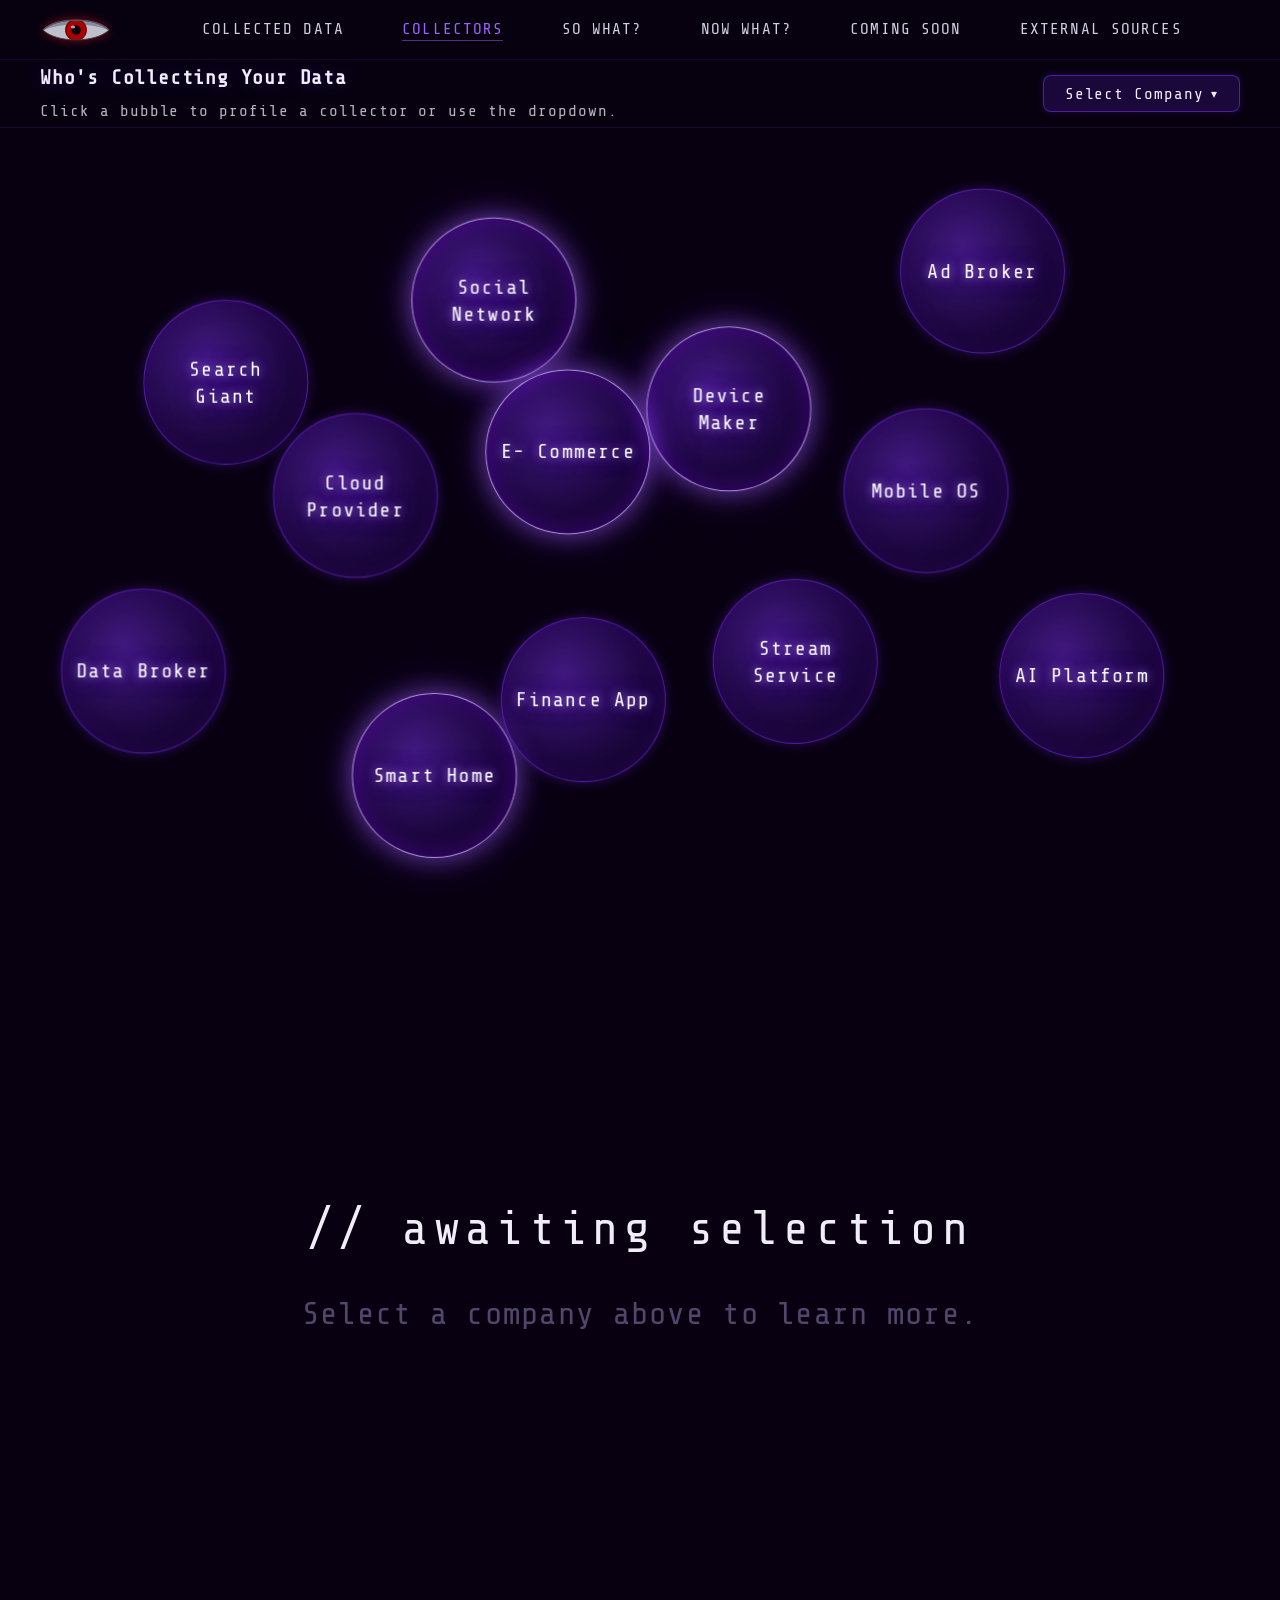
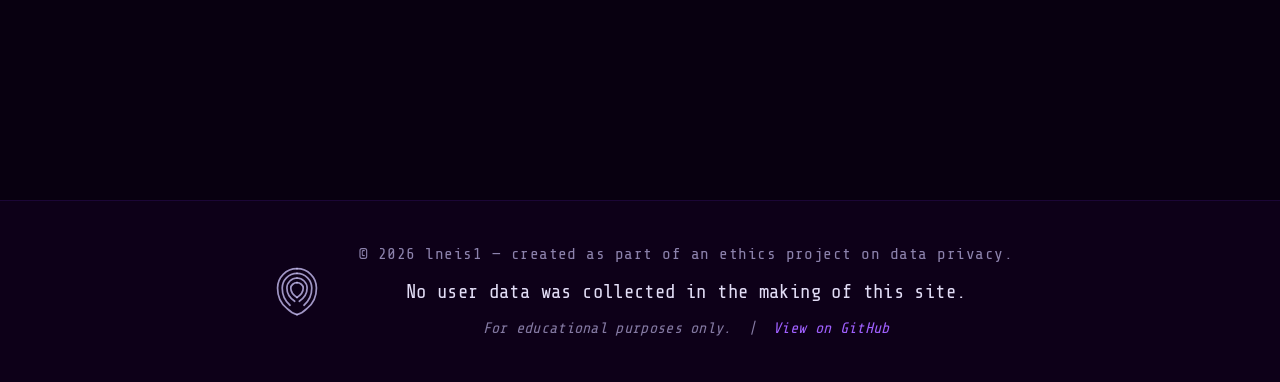
<file: pages/collectors.html>
<!DOCTYPE html>
<html lang="en">
    <head>
        <meta charset="UTF-8" />
        <meta name="viewport" content="width=device-width, initial-scale=1.0" />
        <title>Collectors — URData</title>
        <link rel="preconnect" href="https://fonts.googleapis.com" />
        <link rel="preconnect" href="https://fonts.gstatic.com" crossorigin />
        <link href="https://fonts.googleapis.com/css2?family=Share+Tech+Mono&family=Inter:ital,wght@0,300;0,400;0,600;1,300&display=swap" rel="stylesheet" />
        <link rel="stylesheet" href="../assets/css/collectors-style.css" />
    </head>
    <body>

        <!-- NAV -->
        <nav id="navbar">
            <a href="../index.html" id="nav-eye-link" class="nav-eye-link" aria-label="Back to home">
                <svg id="nav-eye-svg" class="eye-svg" viewBox="0 0 120 60" xmlns="http://www.w3.org/2000/svg">
                    <defs>
                        <clipPath id="nav-eye-clip">
                            <path d="M 5,30 C 27,8 93,8 115,30 C 93,52 27,52 5,30 Z" />
                        </clipPath>
                    </defs>
                    <path class="eye-sclera"    d="M 5,30 C 27,8  93,8  115,30 C 93,52 27,52 5,30 Z" />
                    <path class="eye-lid-shade" d="M 5,30 C 27,8  93,8  115,30 C 80,18 40,18 5,30 Z" />
                    <g clip-path="url(#nav-eye-clip)">
                        <circle class="eye-iris"      cx="60" cy="30" r="17" />
                        <circle class="eye-iris-ring" cx="60" cy="30" r="17" />
                        <circle class="eye-iris-mid"  cx="60" cy="30" r="11" />
                        <circle id="nav-pupil"        class="eye-pupil" cx="60" cy="30" r="8" />
                        <ellipse id="nav-highlight"   class="eye-gleam" cx="55" cy="25" rx="3.5" ry="2.5" />
                    </g>
                    <path class="eye-outline"  d="M 5,30 C 27,8  93,8  115,30 C 93,52 27,52 5,30 Z" />
                    <path class="eye-lid-line" d="M 5,30 C 27,8  93,8  115,30" />
                </svg>
            </a>
            <ul class="nav-links">
                <li><a href="collected.html">Collected Data</a></li>
                <li><a href="collectors.html" class="nav-current">Collectors</a></li>
                <li><a href="so-what.html">So What?</a></li>
                <li><a href="now-what.html">Now What?</a></li>
                <li><a href="#">Coming Soon</a></li>
                <li><a href="#">External Sources</a></li>
            </ul>
        </nav>

        <!-- FIXED SUBHEADER -->
        <header id="collectors-header">
            <div class="header-left">
                <a href="#" class="header-title-link"><h1 class="header-title">Who's Collecting Your Data</h1></a>
                <p class="header-instruction">Click a bubble to profile a collector or use the dropdown.</p>
            </div>
            <div class="header-right">
                <div class="dropdown-wrap">
                    <button class="dropdown-toggle" id="dropdown-toggle" aria-haspopup="listbox" aria-expanded="false">
                        Select Company <span class="dropdown-arrow">▾</span>
                    </button>
                    <ul class="dropdown-menu" id="dropdown-menu" role="listbox">
                        <!-- populated by JS from COMPANIES array -->
                    </ul>
                </div>
            </div>
        </header>

        <!-- SECTION 1 — BUBBLE SELECTOR -->
        <section id="bubble-section">
            <div id="bubble-arena">
                <!-- bubbles injected by JS -->
            </div>
        </section>

        <!-- SECTION 2 — COMPANY DETAIL -->
        <section id="detail-section">
            <div id="detail-wrap">

                <div id="detail-placeholder">
                    <span class="placeholder-label">// awaiting selection</span>
                    <p class="placeholder-text">Select a company above to learn more.</p>
                </div>

                <article id="company-card" class="company-card">
                    <div id="card-content"></div>
                </article>

            </div>
        </section>

        <!-- FOOTER -->
        <footer id="footer">
            <div class="footer-inner">
                <button id="back-to-top" class="fingerprint-btn" aria-label="Back to top">
                    <svg viewBox="0 0 60 72" xmlns="http://www.w3.org/2000/svg" aria-hidden="true">
                        <path d="M30,6  C16,6  5,17  5,31 C5,42  9,51  17,57 C21,61 26,64 30,65"
                              fill="none" stroke="currentColor" stroke-width="2.2" stroke-linecap="round"/>
                        <path d="M30,6  C44,6  55,17 55,31 C55,42 51,51 43,57 C39,61 34,64 30,65"
                              fill="none" stroke="currentColor" stroke-width="2.2" stroke-linecap="round"/>
                        <path d="M30,12 C19,12 11,21 11,31 C11,40 15,48 21,53"
                              fill="none" stroke="currentColor" stroke-width="2.2" stroke-linecap="round"/>
                        <path d="M30,12 C41,12 49,21 49,31 C49,40 45,48 39,53"
                              fill="none" stroke="currentColor" stroke-width="2.2" stroke-linecap="round"/>
                        <path d="M30,18 C23,18 17,24 17,31 C17,38 21,44 27,48"
                              fill="none" stroke="currentColor" stroke-width="2.2" stroke-linecap="round"/>
                        <path d="M30,18 C37,18 43,24 43,31 C43,38 39,44 33,48"
                              fill="none" stroke="currentColor" stroke-width="2.2" stroke-linecap="round"/>
                        <path d="M30,24 C26,24 22,27 22,31 C22,36 25,40 30,43"
                              fill="none" stroke="currentColor" stroke-width="2.2" stroke-linecap="round"/>
                        <path d="M30,24 C34,24 38,27 38,31 C38,36 35,40 30,43"
                              fill="none" stroke="currentColor" stroke-width="2.2" stroke-linecap="round"/>
                    </svg>
                </button>
                <div class="footer-text">
                    <p class="footer-credit">&copy; 2026 lneis1 &mdash; created as part of an ethics project on data privacy.</p>
                    <p class="footer-statement">No user data was collected in the making of this site.</p>
                    <p class="footer-disclaimer">For educational purposes only. &nbsp;|&nbsp;
                        <a href="https://github.com/lneis1-bit/URdata" target="_blank" rel="noopener" class="footer-gh-link">View on GitHub</a>
                    </p>
                </div>
            </div>
        </footer>

        <button id="scroll-top-btn" class="scroll-top-btn" aria-label="Back to top">&#8593;</button>

        <script src="../assets/js/collectors-script.js"></script>
    </body>
</html>
</file>
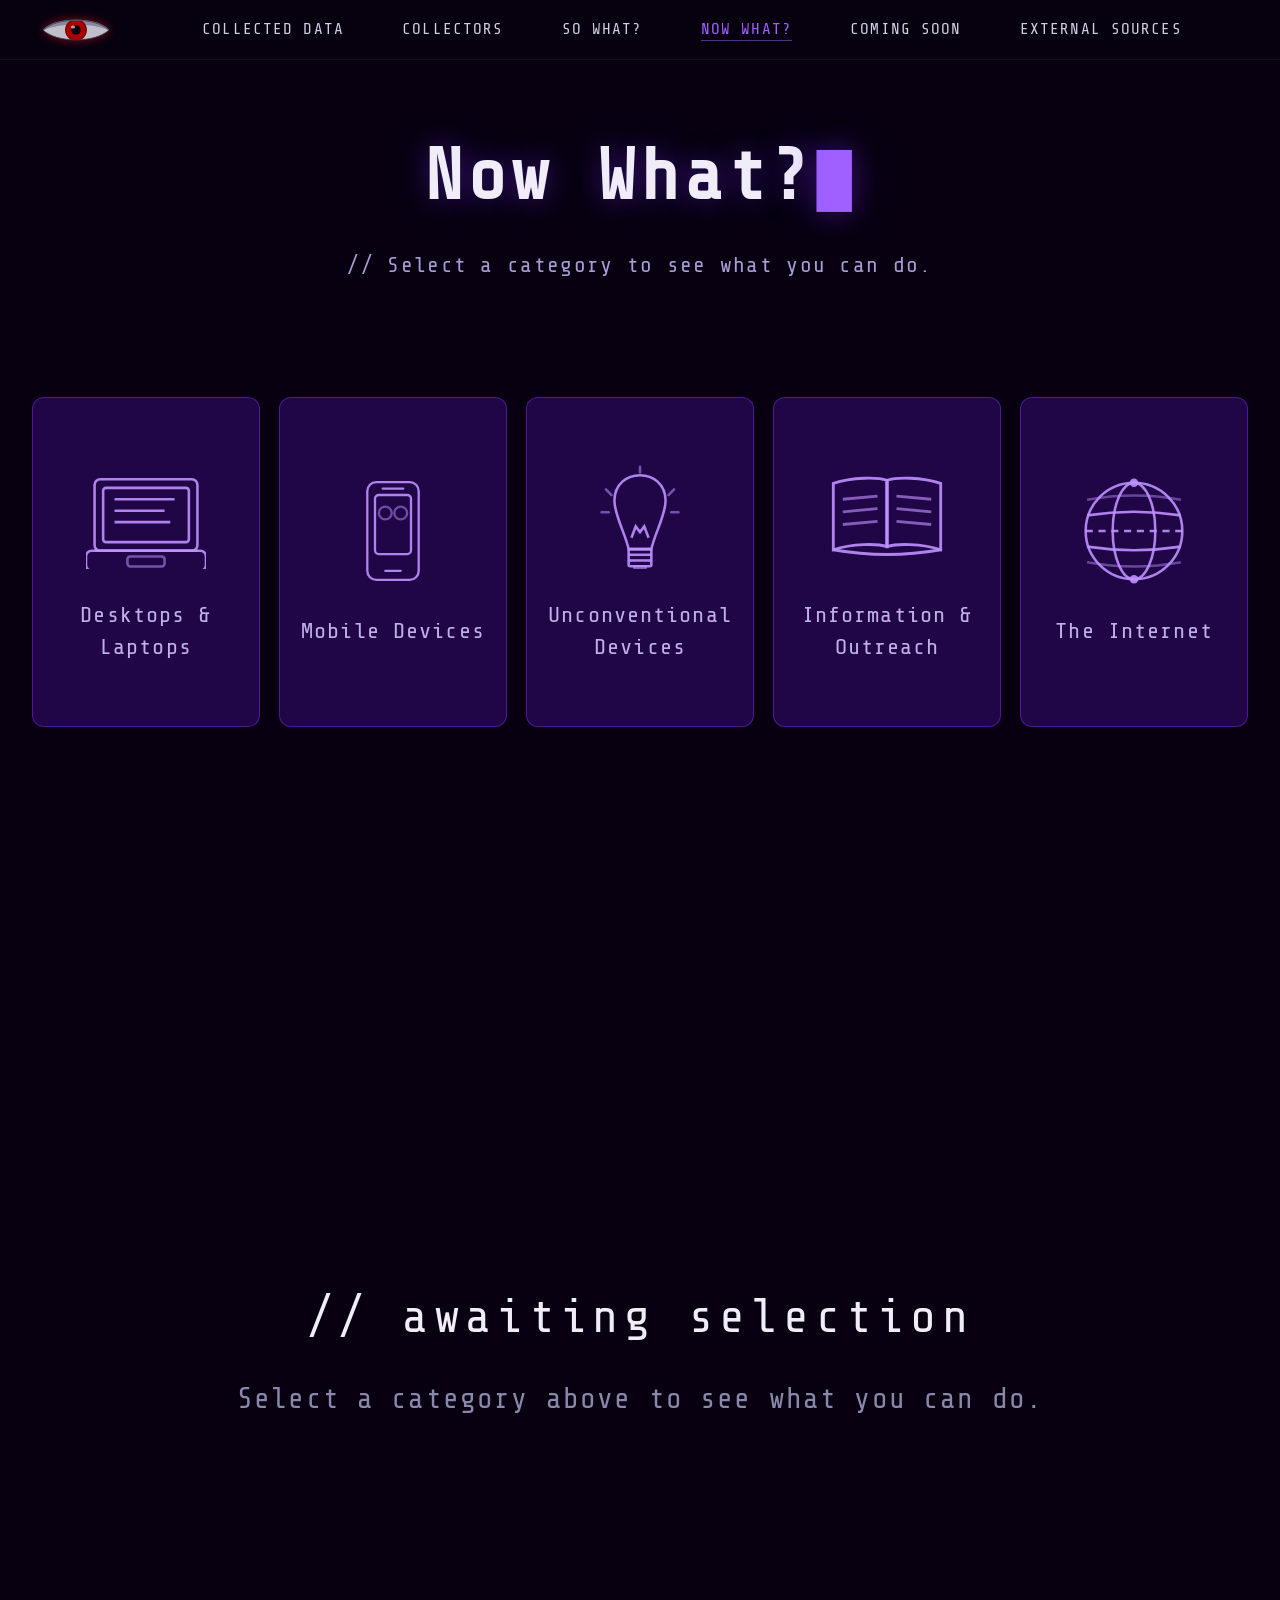
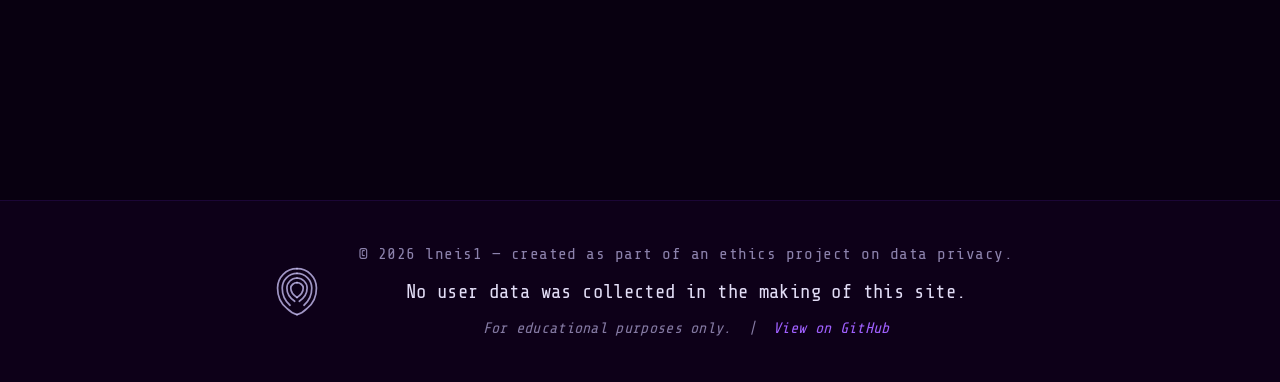
<file: pages/now-what.html>
<!DOCTYPE html>
<html lang="en">
    <head>
        <meta charset="UTF-8" />
        <meta name="viewport" content="width=device-width, initial-scale=1.0" />
        <title>Now What? — URData</title>
        <link rel="preconnect" href="https://fonts.googleapis.com" />
        <link rel="preconnect" href="https://fonts.gstatic.com" crossorigin />
        <link href="https://fonts.googleapis.com/css2?family=Share+Tech+Mono&family=Inter:ital,wght@0,300;0,400;0,600;1,300&display=swap" rel="stylesheet" />
        <link rel="stylesheet" href="../assets/css/now-what-style.css" />
    </head>
    <body>

        <!-- NAV -->
        <nav id="navbar">
            <a href="../index.html" id="nav-eye-link" class="nav-eye-link" aria-label="Back to home">
                <svg id="nav-eye-svg" class="eye-svg" viewBox="0 0 120 60" xmlns="http://www.w3.org/2000/svg">
                    <defs>
                        <clipPath id="nav-eye-clip">
                            <path d="M 5,30 C 27,8 93,8 115,30 C 93,52 27,52 5,30 Z" />
                        </clipPath>
                    </defs>
                    <path class="eye-sclera"    d="M 5,30 C 27,8  93,8  115,30 C 93,52 27,52 5,30 Z" />
                    <path class="eye-lid-shade" d="M 5,30 C 27,8  93,8  115,30 C 80,18 40,18 5,30 Z" />
                    <g clip-path="url(#nav-eye-clip)">
                        <circle class="eye-iris"      cx="60" cy="30" r="17" />
                        <circle class="eye-iris-ring" cx="60" cy="30" r="17" />
                        <circle class="eye-iris-mid"  cx="60" cy="30" r="11" />
                        <circle id="nav-pupil"        class="eye-pupil" cx="60" cy="30" r="8" />
                        <ellipse id="nav-highlight"   class="eye-gleam" cx="55" cy="25" rx="3.5" ry="2.5" />
                    </g>
                    <path class="eye-outline"  d="M 5,30 C 27,8  93,8  115,30 C 93,52 27,52 5,30 Z" />
                    <path class="eye-lid-line" d="M 5,30 C 27,8  93,8  115,30" />
                </svg>
            </a>
            <ul class="nav-links">
                <li><a href="collected.html">Collected Data</a></li>
                <li><a href="collectors.html">Collectors</a></li>
                <li><a href="so-what.html">So What?</a></li>
                <li><a href="now-what.html" class="nav-current">Now What?</a></li>
                <li><a href="#">Coming Soon</a></li>
                <li><a href="#">External Sources</a></li>
            </ul>
        </nav>

        <!-- SECTION 1: PUZZLE SELECTOR -->
        <section id="puzzle-section">
            <div id="puzzle-intro">
                <h1 id="puzzle-title" class="puzzle-title" data-text="Now What?"></h1>
                <p class="puzzle-tagline">// Select a category to see what you can do.</p>
            </div>

            <div id="puzzle-arena">
                <!-- Simple card array — same icons/labels, glow + pull-down on select -->
                <div class="piece-card" data-id="0">
                    <svg class="card-icon" viewBox="-42 -40 84 70" xmlns="http://www.w3.org/2000/svg">
                        <rect x="-36" y="-30" width="72" height="50" rx="4" fill="none"/>
                        <rect x="-30" y="-24" width="60" height="38" rx="2" fill="rgba(120,50,240,0.18)"/>
                        <line x1="-22" y1="-16" x2="20"  y2="-16"/>
                        <line x1="-22" y1="-8"  x2="13"  y2="-8"/>
                        <line x1="-22" y1="0"   x2="17"  y2="0"/>
                        <line x1="-36" y1="20"  x2="36"  y2="20" stroke-width="2"/>
                        <rect x="-42" y="20" width="84" height="14" rx="4" fill="none"/>
                        <rect x="-13" y="24" width="26" height="7"  rx="2" fill="none" opacity="0.6"/>
                    </svg>
                    <span class="card-label">Desktops &amp; Laptops</span>
                </div>

                <div class="piece-card" data-id="1">
                    <svg class="card-icon" viewBox="-22 -42 44 84" xmlns="http://www.w3.org/2000/svg">
                        <rect x="-20" y="-38" width="40" height="76" rx="7" fill="none"/>
                        <rect x="-14" y="-28" width="28" height="46" rx="3" fill="rgba(120,50,240,0.18)"/>
                        <line x1="-8" y1="-33" x2="8"  y2="-33" stroke-width="3" stroke-linecap="round"/>
                        <line x1="-6" y1="31"  x2="6"  y2="31"  stroke-width="3" stroke-linecap="round"/>
                        <circle cx="-6" cy="-14" r="5" fill="none" opacity="0.55"/>
                        <circle cx="6"  cy="-14" r="5" fill="none" opacity="0.55"/>
                    </svg>
                    <span class="card-label">Mobile Devices</span>
                </div>

                <div class="piece-card" data-id="2">
                    <!-- Lightbulb icon -->
                    <svg class="card-icon" viewBox="-28 -42 56 76" xmlns="http://www.w3.org/2000/svg">
                        <!-- Bulb dome: rounder top, shifted down -->
                        <path d="M -18,-14 C -18,-38 18,-38 18,-14 C 18,-4 10,10 8,20 L -8,20 C -10,10 -18,-4 -18,-14 Z" fill="rgba(120,50,240,0.18)"/>
                        <!-- Base box -->
                        <rect x="-8" y="20" width="16" height="12" rx="1" fill="none"/>
                        <!-- Threading lines -->
                        <line x1="-8" y1="24" x2="8" y2="24"/>
                        <line x1="-8" y1="28" x2="8" y2="28"/>
                        <!-- Nub -->
                        <rect x="-4" y="32" width="8" height="2" rx="1" fill="none" opacity="0.7"/>
                        <!-- Filament -->
                        <path d="M -6,12 L -3,4 L 0,8 L 3,4 L 6,12" fill="none" stroke-width="1.4"/>
                        <!-- Shine lines -->
                        <line x1="20" y1="-18" x2="24" y2="-22" stroke-linecap="round" opacity="0.6"/>
                        <line x1="22" y1="-6"  x2="27" y2="-6"  stroke-linecap="round" opacity="0.6"/>
                        <line x1="-20" y1="-18" x2="-24" y2="-22" stroke-linecap="round" opacity="0.6"/>
                        <line x1="-22" y1="-6"  x2="-27" y2="-6"  stroke-linecap="round" opacity="0.6"/>
                        <line x1="0" y1="-38" x2="0" y2="-34" stroke-linecap="round" opacity="0.6"/>
                    </svg>
                    <span class="card-label">Unconventional Devices</span>
                </div>

                <div class="piece-card" data-id="3">
                    <!-- Open book icon -->
                    <svg class="card-icon" viewBox="-38 -30 76 60" xmlns="http://www.w3.org/2000/svg">
                        <!-- Left page -->
                        <path d="M 0,-22 C -6,-24 -22,-24 -34,-20 L -34,22 C -22,18 -6,18 0,20 Z" fill="rgba(120,50,240,0.18)"/>
                        <!-- Right page -->
                        <path d="M 0,-22 C 6,-24 22,-24 34,-20 L 34,22 C 22,18 6,18 0,20 Z" fill="rgba(120,50,240,0.18)"/>
                        <!-- Spine -->
                        <line x1="0" y1="-22" x2="0" y2="20" stroke-width="2"/>
                        <!-- Left page lines -->
                        <line x1="-28" y1="-10" x2="-6"  y2="-12" opacity="0.7"/>
                        <line x1="-28" y1="-2"  x2="-6"  y2="-4"  opacity="0.7"/>
                        <line x1="-28" y1="6"   x2="-6"  y2="4"   opacity="0.7"/>
                        <!-- Right page lines -->
                        <line x1="6"   y1="-12" x2="28"  y2="-10" opacity="0.7"/>
                        <line x1="6"   y1="-4"  x2="28"  y2="-2"  opacity="0.7"/>
                        <line x1="6"   y1="4"   x2="28"  y2="6"   opacity="0.7"/>
                        <!-- Bottom curve -->
                        <path d="M -34,22 Q 0,28 34,22" fill="none"/>
                    </svg>
                    <span class="card-label">Information &amp; Outreach</span>
                </div>

                <div class="piece-card" data-id="4">
                    <svg class="card-icon" viewBox="-38 -38 76 76" xmlns="http://www.w3.org/2000/svg">
                        <circle cx="0" cy="0" r="34" fill="none"/>
                        <ellipse cx="0" cy="0" rx="15" ry="34" fill="none"/>
                        <path d="M -33,-11 Q 0,-16 33,-11" fill="none"/>
                        <path d="M -33,11  Q 0,16  33,11"  fill="none"/>
                        <line x1="-34" y1="0" x2="34" y2="0" stroke-dasharray="5 4"/>
                        <path d="M -33,-22 Q 0,-28 33,-22" fill="none" opacity="0.5"/>
                        <path d="M -33,22  Q 0,28  33,22"  fill="none" opacity="0.5"/>
                        <circle cx="0" cy="-34" r="3" fill="currentColor"/>
                        <circle cx="0" cy="34"  r="3" fill="currentColor"/>
                    </svg>
                    <span class="card-label">The Internet</span>
                </div>

                <!-- kept for JS compatibility, hidden -->
                <svg id="puzzle-svg" style="display:none" aria-hidden="true">
                    <defs>
                        <filter id="piece-glow" x="-30%" y="-30%" width="160%" height="160%">
                            <feGaussianBlur in="SourceGraphic" stdDeviation="6" result="blur"/>
                            <feMerge>
                                <feMergeNode in="blur"/>
                                <feMergeNode in="SourceGraphic"/>
                            </feMerge>
                        </filter>
                        <!-- Clip paths match full fill shapes (including blank cutouts) -->
                        <clipPath id="cp-0">
                            <path d="M 15,15 L 185,15 L 185,100 L 209,100 L 209,150 L 185,150 L 185,265 L 15,265 Z"/>
                        </clipPath>
                        <clipPath id="cp-1">
                            <path d="M 185,15 L 355,15 L 355,100 L 379,100 L 379,150 L 355,150 L 355,265 L 185,265 L 185,150 L 209,150 L 209,100 L 185,100 Z"/>
                        </clipPath>
                        <clipPath id="cp-2">
                            <path d="M 355,15 L 525,15 L 525,100 L 549,100 L 549,150 L 525,150 L 525,265 L 355,265 L 355,150 L 379,150 L 379,100 L 355,100 Z"/>
                        </clipPath>
                        <clipPath id="cp-3">
                            <path d="M 525,15 L 695,15 L 695,100 L 719,100 L 719,150 L 695,150 L 695,265 L 525,265 L 525,150 L 549,150 L 549,100 L 525,100 Z"/>
                        </clipPath>
                        <clipPath id="cp-4">
                            <path d="M 695,15 L 865,15 L 865,265 L 695,265 L 695,150 L 719,150 L 719,100 L 695,100 Z"/>
                        </clipPath>
                    </defs>

                    <!-- ── PIECE 0 — Desktops & Laptops ── -->
                    <g class="piece-group" data-id="0" data-shift-x="-28" data-shift-y="0">
                        <!-- Fill: full piece including tab -->
                        <path class="piece-bg" clip-path="url(#cp-0)"
                              d="M 15,15 L 185,15 L 185,100 L 209,100 L 209,150 L 185,150 L 185,265 L 15,265 Z"/>
                        <!-- Outer stroke: all edges (piece 0 has no blank, all edges are outer) -->
                        <path class="piece-outer"
                              d="M 15,15 L 185,15 L 185,100 L 209,100 L 209,150 L 185,150 L 185,265 L 15,265 Z"/>
                        <!-- Icon + label, clipped to piece -->
                        <g clip-path="url(#cp-0)" class="piece-content">
                            <g transform="translate(100,115)" class="piece-icon">
                                <rect x="-36" y="-30" width="72" height="50" rx="4"/>
                                <rect x="-30" y="-24" width="60" height="38" rx="2" class="icon-screen"/>
                                <line x1="-22" y1="-16" x2="20"  y2="-16"/>
                                <line x1="-22" y1="-8"  x2="13"  y2="-8"/>
                                <line x1="-22" y1="0"   x2="17"  y2="0"/>
                                <line x1="-36" y1="20"  x2="36"  y2="20" stroke-width="2"/>
                                <rect x="-42" y="20" width="84" height="14" rx="4"/>
                                <rect x="-13" y="24" width="26" height="7" rx="2" class="icon-dim"/>
                            </g>
                            <text x="100" y="212" class="piece-label" text-anchor="middle">Desktops &amp;</text>
                            <text x="100" y="232" class="piece-label" text-anchor="middle">Laptops</text>
                        </g>
                    </g>

                    <!-- ── PIECE 1 — Mobile Devices ── -->
                    <g class="piece-group" data-id="1" data-shift-x="-20" data-shift-y="20">
                        <path class="piece-bg" clip-path="url(#cp-1)"
                              d="M 185,15 L 355,15 L 355,100 L 379,100 L 379,150 L 355,150 L 355,265 L 185,265 L 185,150 L 209,150 L 209,100 L 185,100 Z"/>
                        <!-- Outer stroke: skip blank faces (185,150→209,150→209,100→185,100) -->
                        <path class="piece-outer"
                              d="M 185,15 L 355,15 L 355,100 L 379,100 L 379,150 L 355,150 L 355,265 L 185,265 L 185,150 M 185,100 L 185,15"/>
                        <g clip-path="url(#cp-1)" class="piece-content">
                            <g transform="translate(270,115)" class="piece-icon">
                                <rect x="-20" y="-38" width="40" height="76" rx="7"/>
                                <rect x="-14" y="-28" width="28" height="46" rx="3" class="icon-screen"/>
                                <line x1="-8" y1="-33" x2="8"  y2="-33" stroke-width="3" stroke-linecap="round"/>
                                <line x1="-6" y1="31"  x2="6"  y2="31"  stroke-width="3" stroke-linecap="round"/>
                                <circle cx="-6" cy="-14" r="5" class="icon-dim"/>
                                <circle cx="6"  cy="-14" r="5" class="icon-dim"/>
                            </g>
                            <text x="270" y="212" class="piece-label" text-anchor="middle">Mobile</text>
                            <text x="270" y="232" class="piece-label" text-anchor="middle">Devices</text>
                        </g>
                    </g>

                    <!-- ── PIECE 2 — Unconventional Devices ── -->
                    <g class="piece-group" data-id="2" data-shift-x="0" data-shift-y="28">
                        <path class="piece-bg" clip-path="url(#cp-2)"
                              d="M 355,15 L 525,15 L 525,100 L 549,100 L 549,150 L 525,150 L 525,265 L 355,265 L 355,150 L 379,150 L 379,100 L 355,100 Z"/>
                        <path class="piece-outer"
                              d="M 355,15 L 525,15 L 525,100 L 549,100 L 549,150 L 525,150 L 525,265 L 355,265 L 355,150 M 355,100 L 355,15"/>
                        <g clip-path="url(#cp-2)" class="piece-content">
                            <g transform="translate(440,120)" class="piece-icon">
                                <!-- Car: clear side-view silhouette -->
                                <path d="M -48,8 L -42,-6 L -24,-22 L 22,-22 L 36,-6 L 48,8"/>
                                <line x1="-48" y1="8"  x2="48"  y2="8"/>
                                <line x1="-48" y1="8"  x2="-48" y2="20"/>
                                <line x1="48"  y1="8"  x2="48"  y2="20"/>
                                <line x1="-28" y1="20" x2="28"  y2="20"/>
                                <!-- Cab area -->
                                <path d="M -24,-22 L -26,-6 L 8,-6 L 12,-22" class="icon-screen"/>
                                <path d="M -42,-6 L -24,-20 L -24,-6 Z" class="icon-screen"/>
                                <!-- Door line -->
                                <line x1="-8" y1="-6" x2="-8" y2="8"/>
                                <!-- Headlight / taillight -->
                                <rect x="40" y="2" width="10" height="6" rx="1" class="icon-dim"/>
                                <rect x="-50" y="2" width="10" height="6" rx="1" class="icon-dim"/>
                                <!-- Wheels -->
                                <circle cx="-30" cy="24" r="12"/>
                                <circle cx="28"  cy="24" r="12"/>
                                <circle cx="-30" cy="24" r="5" class="icon-dim"/>
                                <circle cx="28"  cy="24" r="5" class="icon-dim"/>
                            </g>
                            <text x="440" y="212" class="piece-label" text-anchor="middle">Unconventional</text>
                            <text x="440" y="232" class="piece-label" text-anchor="middle">Devices</text>
                        </g>
                    </g>

                    <!-- ── PIECE 3 — Information & Outreach ── -->
                    <g class="piece-group" data-id="3" data-shift-x="20" data-shift-y="20">
                        <path class="piece-bg" clip-path="url(#cp-3)"
                              d="M 525,15 L 695,15 L 695,100 L 719,100 L 719,150 L 695,150 L 695,265 L 525,265 L 525,150 L 549,150 L 549,100 L 525,100 Z"/>
                        <path class="piece-outer"
                              d="M 525,15 L 695,15 L 695,100 L 719,100 L 719,150 L 695,150 L 695,265 L 525,265 L 525,150 M 525,100 L 525,15"/>
                        <g clip-path="url(#cp-3)" class="piece-content">
                            <g transform="translate(610,118)" class="piece-icon">
                                <!-- Brain: two clear lobes with visible folds -->
                                <!-- Right lobe -->
                                <path d="M 2,-33 C 14,-34 28,-26 32,-14 C 38,-4 36,12 28,20 C 32,28 24,34 14,32 C 10,35 5,36 2,35"/>
                                <!-- Left lobe -->
                                <path d="M -2,-33 C -14,-34 -28,-26 -32,-14 C -38,-4 -36,12 -28,20 C -32,28 -24,34 -14,32 C -10,35 -5,36 -2,35"/>
                                <!-- Centre sulcus -->
                                <line x1="0" y1="-33" x2="0" y2="35" stroke-width="1.5"/>
                                <!-- Right lobe folds -->
                                <path d="M 6,-20 C 14,-23 24,-18 26,-11"/>
                                <path d="M 8,2 C 16,-1 26,2 28,9"/>
                                <path d="M 5,20 C 12,17 22,20 24,25"/>
                                <!-- Left lobe folds (mirror) -->
                                <path d="M -6,-20 C -14,-23 -24,-18 -26,-11"/>
                                <path d="M -8,2 C -16,-1 -26,2 -28,9"/>
                                <path d="M -5,20 C -12,17 -22,20 -24,25"/>
                                <!-- Cerebellum hint -->
                                <path d="M -10,34 C -6,40 6,40 10,34" class="icon-dim"/>
                            </g>
                            <text x="610" y="212" class="piece-label" text-anchor="middle">Information &amp;</text>
                            <text x="610" y="232" class="piece-label" text-anchor="middle">Outreach</text>
                        </g>
                    </g>

                    <!-- ── PIECE 4 — The Internet ── -->
                    <g class="piece-group" data-id="4" data-shift-x="28" data-shift-y="0">
                        <path class="piece-bg" clip-path="url(#cp-4)"
                              d="M 695,15 L 865,15 L 865,265 L 695,265 L 695,150 L 719,150 L 719,100 L 695,100 Z"/>
                        <!-- Outer: skip blank (695,150→719,150→719,100→695,100) -->
                        <path class="piece-outer"
                              d="M 695,15 L 865,15 L 865,265 L 695,265 L 695,150 M 695,100 L 695,15"/>
                        <g clip-path="url(#cp-4)" class="piece-content">
                            <g transform="translate(780,120)" class="piece-icon">
                                <circle cx="0" cy="0" r="36"/>
                                <ellipse cx="0" cy="0" rx="16" ry="36"/>
                                <path d="M -35,-13 Q 0,-18 35,-13"/>
                                <path d="M -35,13  Q 0,18  35,13"/>
                                <line x1="-36" y1="0" x2="36" y2="0" stroke-dasharray="6 4"/>
                                <path d="M -35,-24 Q 0,-30 35,-24" class="icon-dim"/>
                                <path d="M -35,24  Q 0,30  35,24"  class="icon-dim"/>
                                <circle cx="0" cy="-36" r="3"/>
                                <circle cx="0" cy="36"  r="3"/>
                            </g>
                            <text x="780" y="212" class="piece-label" text-anchor="middle">The</text>
                            <text x="780" y="232" class="piece-label" text-anchor="middle">Internet</text>
                        </g>
                    </g>
                </svg>
            </div>
        </section>

        <!-- SECTION 2: SHAPED CONTENT -->
        <section id="content-section">
            <div id="content-wrap">
                <div id="content-placeholder">
                    <span class="placeholder-label">// awaiting selection</span>
                    <p class="placeholder-text">Select a category above to see what you can do.</p>
                </div>
                <article id="content-card"></article>
            </div>
        </section>

        <!-- FOOTER -->
        <footer id="footer">
            <div class="footer-inner">
                <button id="back-to-top" class="fingerprint-btn" aria-label="Back to top">
                    <svg viewBox="0 0 60 72" xmlns="http://www.w3.org/2000/svg" aria-hidden="true">
                        <path d="M30,6  C16,6  5,17  5,31 C5,42  9,51  17,57 C21,61 26,64 30,65" fill="none" stroke="currentColor" stroke-width="2.2" stroke-linecap="round"/>
                        <path d="M30,6  C44,6  55,17 55,31 C55,42 51,51 43,57 C39,61 34,64 30,65" fill="none" stroke="currentColor" stroke-width="2.2" stroke-linecap="round"/>
                        <path d="M30,12 C19,12 11,21 11,31 C11,40 15,48 21,53" fill="none" stroke="currentColor" stroke-width="2.2" stroke-linecap="round"/>
                        <path d="M30,12 C41,12 49,21 49,31 C49,40 45,48 39,53" fill="none" stroke="currentColor" stroke-width="2.2" stroke-linecap="round"/>
                        <path d="M30,18 C23,18 17,24 17,31 C17,38 21,44 27,48" fill="none" stroke="currentColor" stroke-width="2.2" stroke-linecap="round"/>
                        <path d="M30,18 C37,18 43,24 43,31 C43,38 39,44 33,48" fill="none" stroke="currentColor" stroke-width="2.2" stroke-linecap="round"/>
                        <path d="M30,24 C26,24 22,27 22,31 C22,36 25,40 30,43" fill="none" stroke="currentColor" stroke-width="2.2" stroke-linecap="round"/>
                        <path d="M30,24 C34,24 38,27 38,31 C38,36 35,40 30,43" fill="none" stroke="currentColor" stroke-width="2.2" stroke-linecap="round"/>
                    </svg>
                </button>
                <div class="footer-text">
                    <p class="footer-credit">&copy; 2026 lneis1 &mdash; created as part of an ethics project on data privacy.</p>
                    <p class="footer-statement">No user data was collected in the making of this site.</p>
                    <p class="footer-disclaimer">For educational purposes only. &nbsp;|&nbsp;
                        <a href="https://github.com/lneis1-bit/URdata" target="_blank" rel="noopener" class="footer-gh-link">View on GitHub</a>
                    </p>
                </div>
            </div>
        </footer>

        <button id="scroll-top-btn" class="scroll-top-btn" aria-label="Back to top">&#8593;</button>

        <script src="../assets/js/now-what-script.js"></script>
    </body>
</html>
</file>
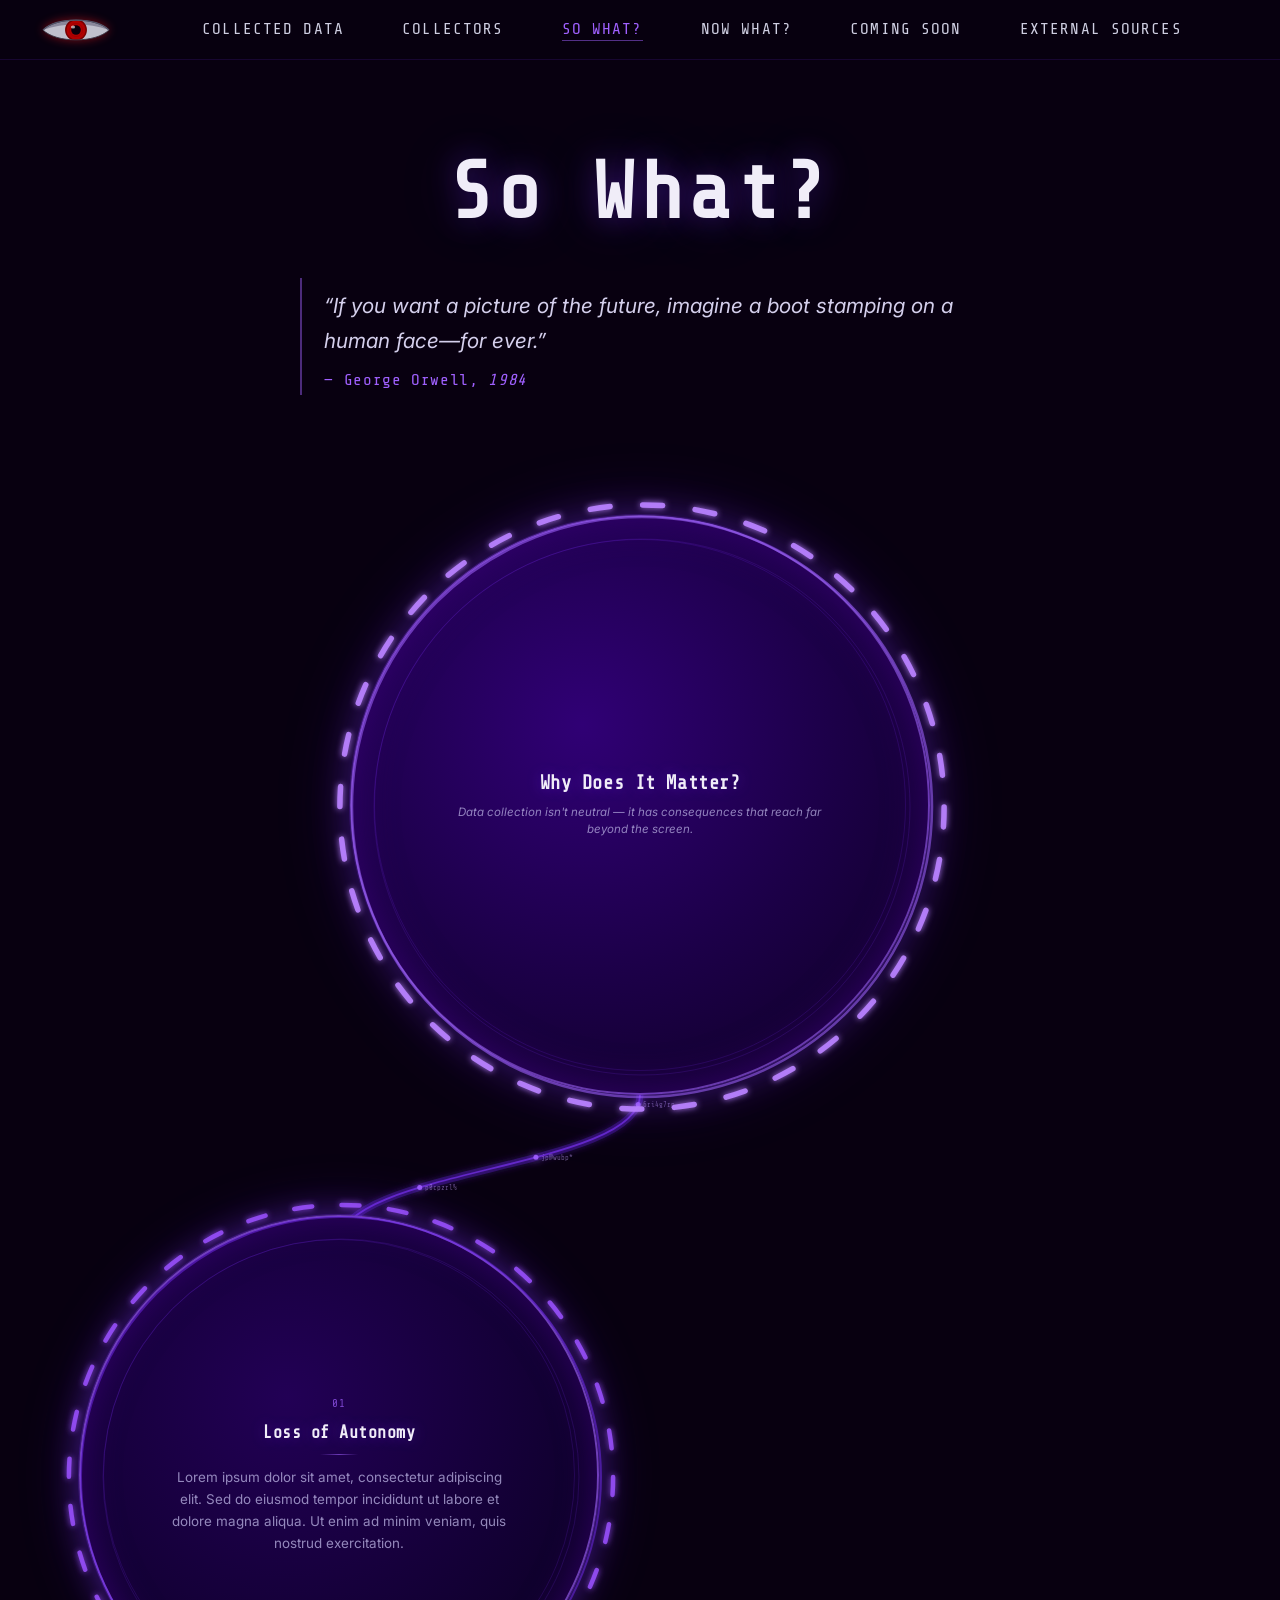
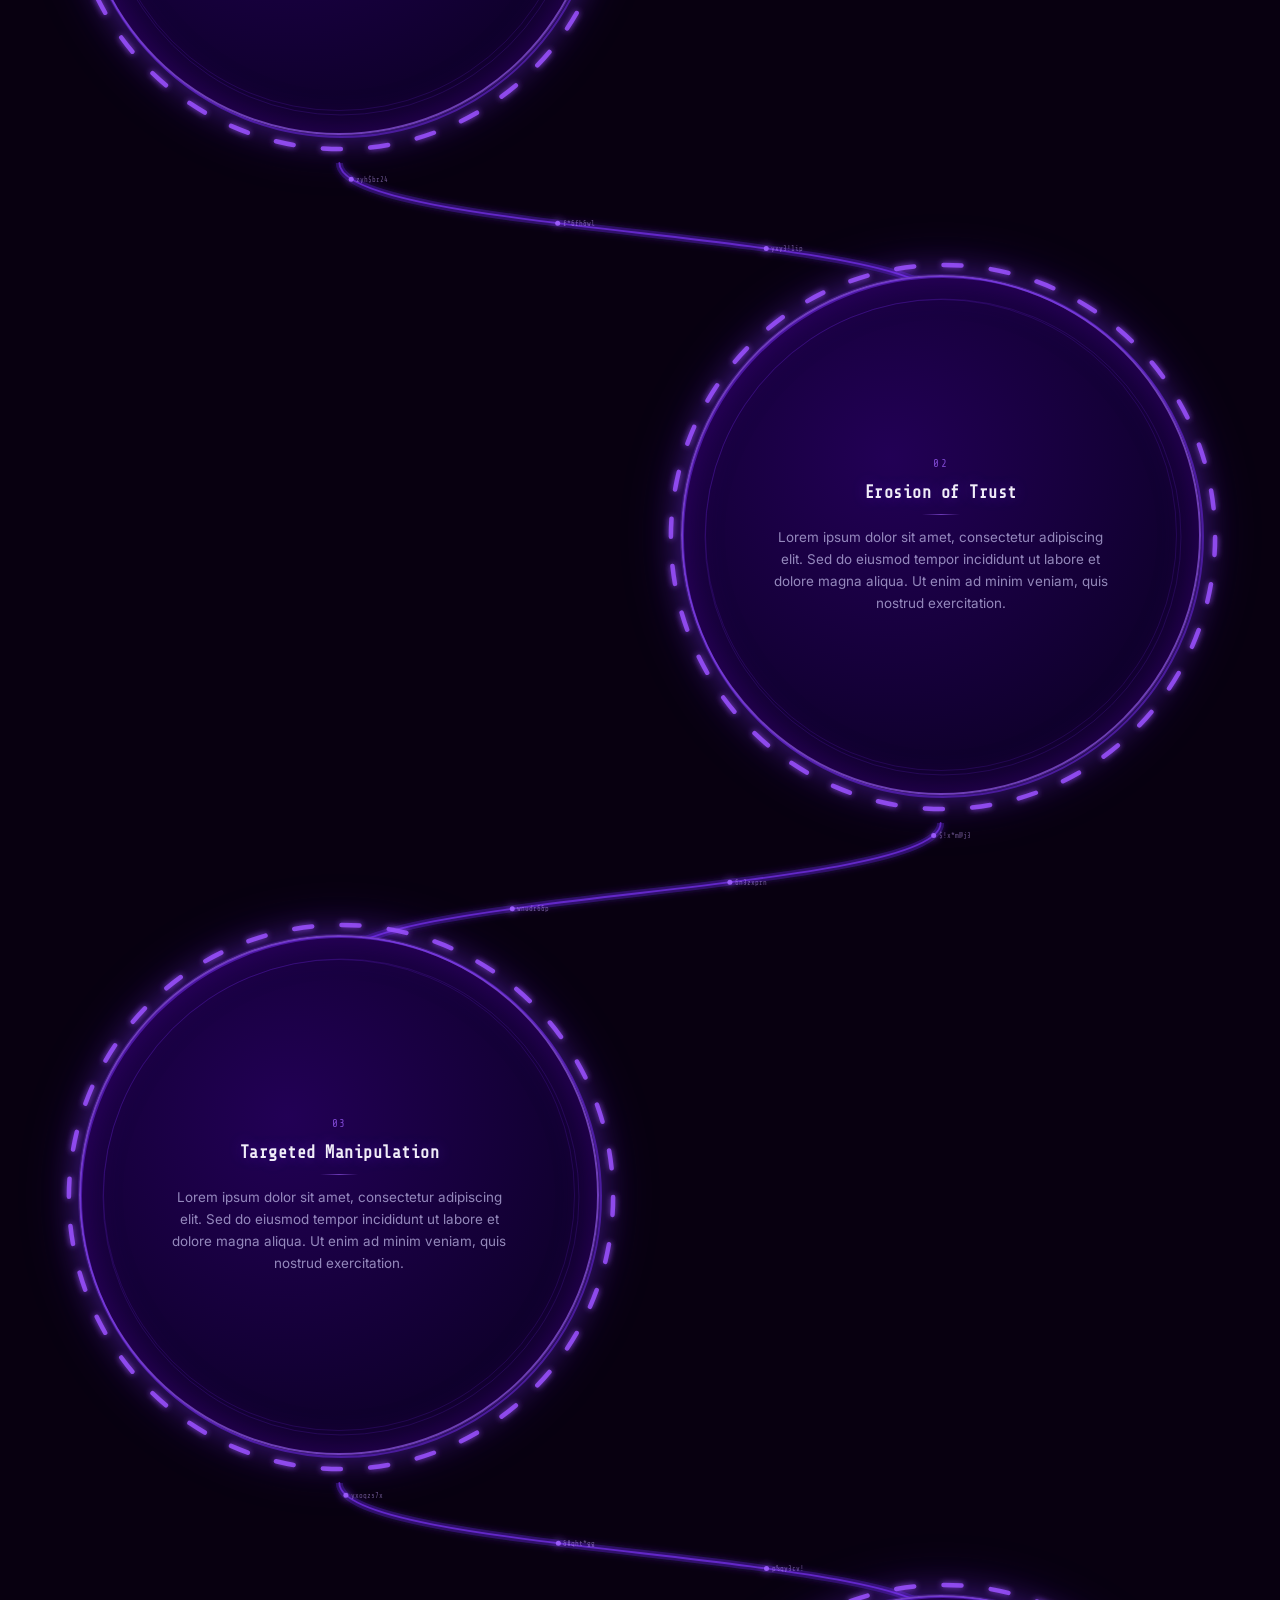
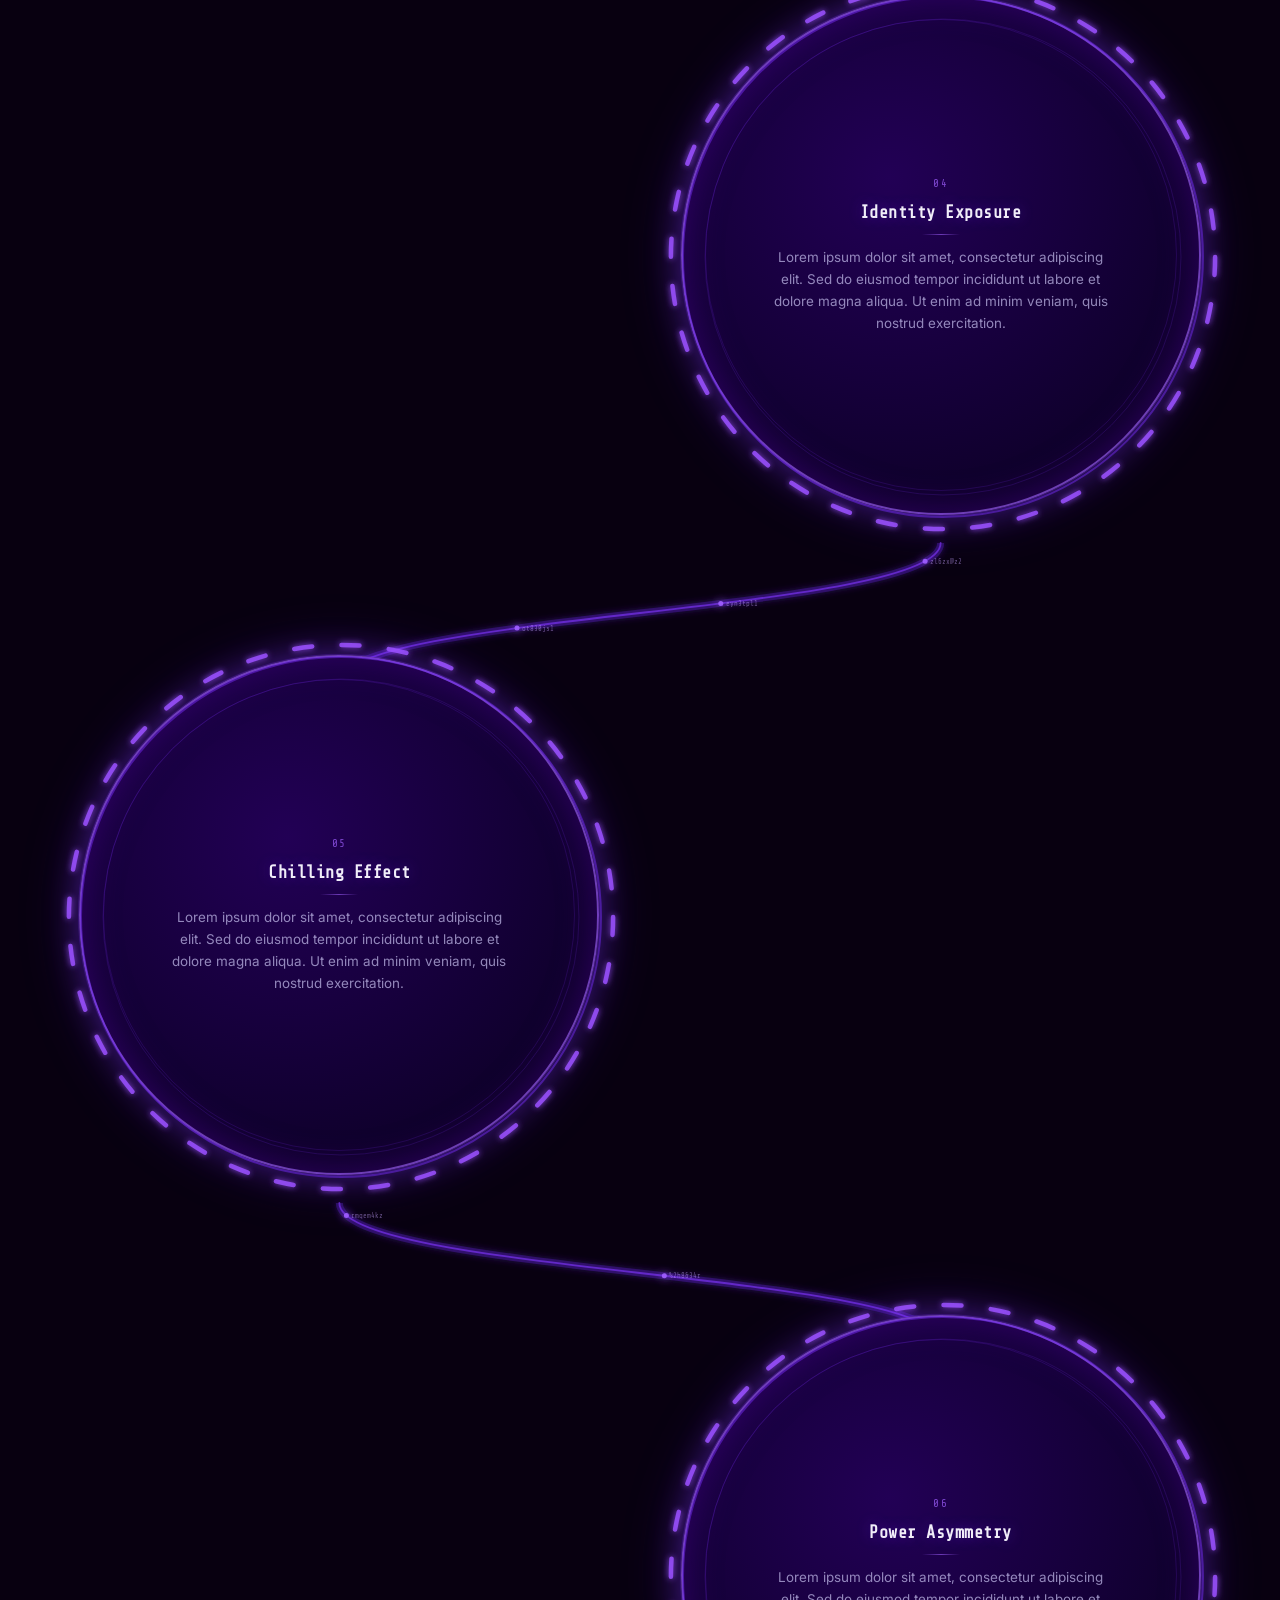
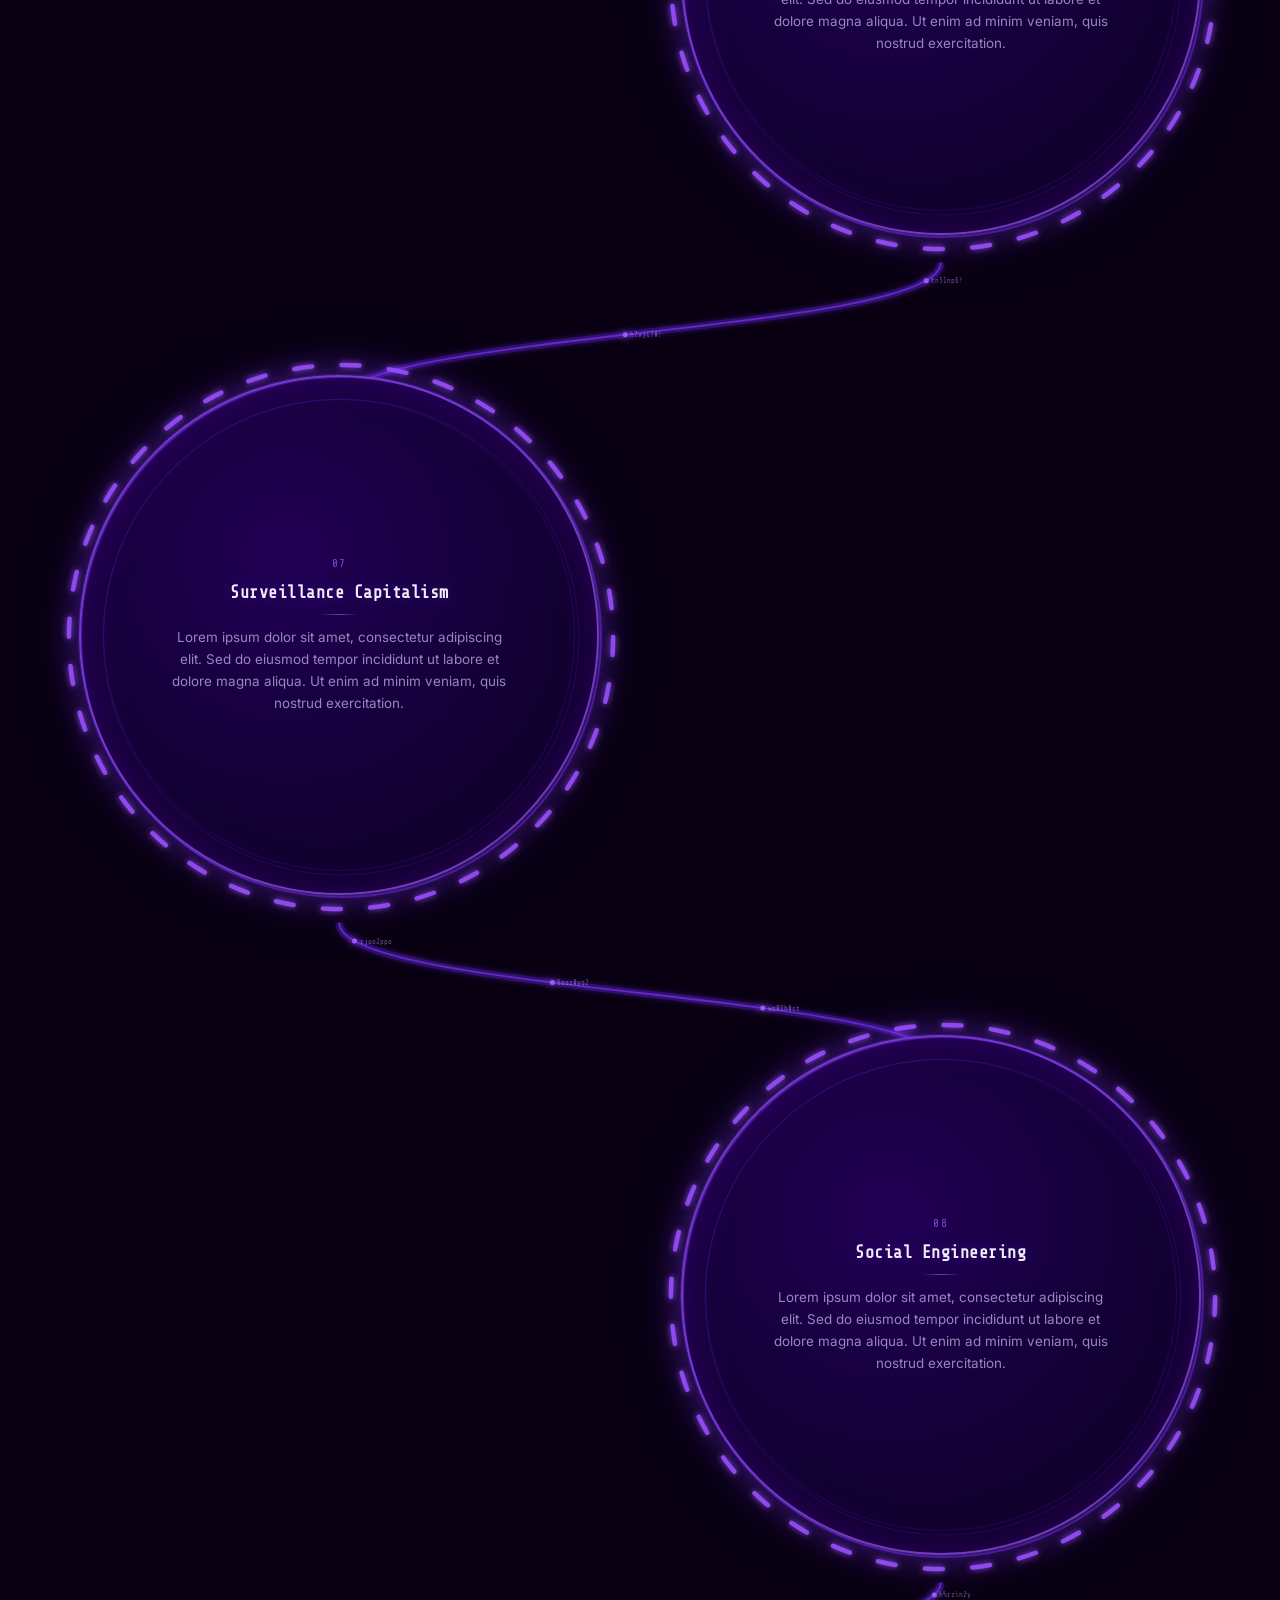
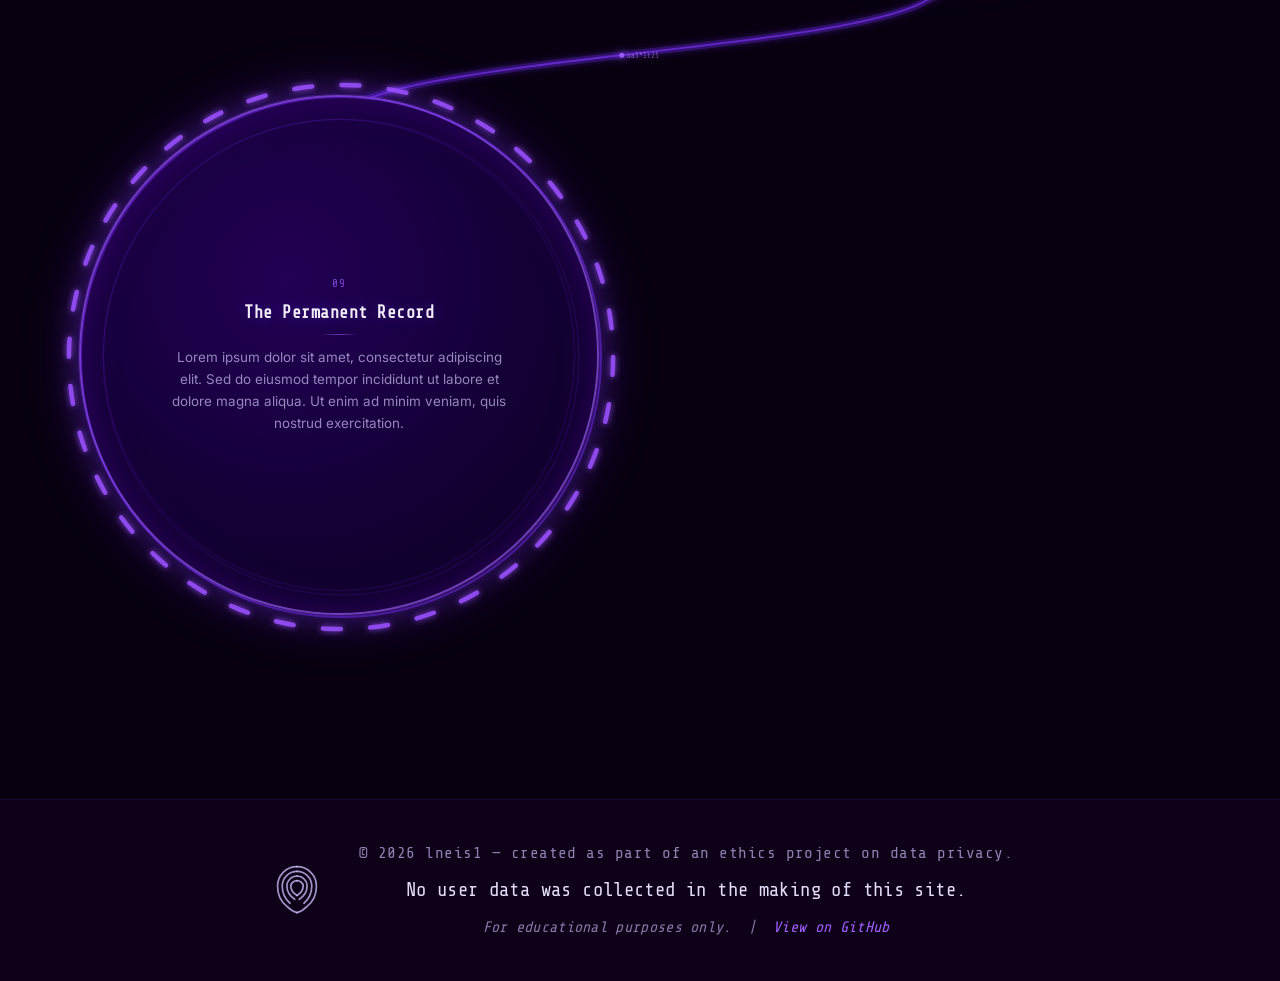
<file: pages/so-what.html>
<!DOCTYPE html>
<html lang="en">
    <head>
        <meta charset="UTF-8" />
        <meta name="viewport" content="width=device-width, initial-scale=1.0" />
        <title>So What? — URData</title>
        <link rel="preconnect" href="https://fonts.googleapis.com" />
        <link rel="preconnect" href="https://fonts.gstatic.com" crossorigin />
        <link href="https://fonts.googleapis.com/css2?family=Share+Tech+Mono&family=Inter:ital,wght@0,300;0,400;0,600;1,300&display=swap" rel="stylesheet" />
        <link rel="stylesheet" href="../assets/css/so-what-style.css" />
    </head>
    <body>

        <!-- NAV -->
        <nav id="navbar">
            <a href="../index.html" id="nav-eye-link" class="nav-eye-link" aria-label="Back to home">
                <svg id="nav-eye-svg" class="eye-svg" viewBox="0 0 120 60" xmlns="http://www.w3.org/2000/svg">
                    <defs>
                        <clipPath id="nav-eye-clip">
                            <path d="M 5,30 C 27,8 93,8 115,30 C 93,52 27,52 5,30 Z" />
                        </clipPath>
                    </defs>
                    <path class="eye-sclera"    d="M 5,30 C 27,8  93,8  115,30 C 93,52 27,52 5,30 Z" />
                    <path class="eye-lid-shade" d="M 5,30 C 27,8  93,8  115,30 C 80,18 40,18 5,30 Z" />
                    <g clip-path="url(#nav-eye-clip)">
                        <circle class="eye-iris"      cx="60" cy="30" r="17" />
                        <circle class="eye-iris-ring" cx="60" cy="30" r="17" />
                        <circle class="eye-iris-mid"  cx="60" cy="30" r="11" />
                        <circle id="nav-pupil"        class="eye-pupil" cx="60" cy="30" r="8" />
                        <ellipse id="nav-highlight"   class="eye-gleam" cx="55" cy="25" rx="3.5" ry="2.5" />
                    </g>
                    <path class="eye-outline"  d="M 5,30 C 27,8  93,8  115,30 C 93,52 27,52 5,30 Z" />
                    <path class="eye-lid-line" d="M 5,30 C 27,8  93,8  115,30" />
                </svg>
            </a>
            <ul class="nav-links">
                <li><a href="collected.html">Collected Data</a></li>
                <li><a href="collectors.html">Collectors</a></li>
                <li><a href="so-what.html" class="nav-current">So What?</a></li>
                <li><a href="now-what.html">Now What?</a></li>
                <li><a href="#">Coming Soon</a></li>
                <li><a href="#">External Sources</a></li>
            </ul>
        </nav>

        <!-- MAIN -->
        <main id="sowhat-main">

            <div id="page-intro">
                <h1 id="intro-title" class="intro-title" data-text="So What?"></h1>
                <blockquote class="intro-quote">
                    <p class="intro-quote-text">&ldquo;If you want a picture of the future, imagine a boot stamping on a human face&mdash;for ever.&rdquo;</p>
                    <cite class="intro-quote-cite">&mdash; George Orwell, <em>1984</em></cite>
                </blockquote>
            </div>

            <div id="node-canvas-wrap">

                <svg id="connections-svg" aria-hidden="true">
                    <defs>
                        <filter id="path-glow" x="-30%" y="-30%" width="160%" height="160%">
                            <feGaussianBlur in="SourceGraphic" stdDeviation="3.5" result="blur" />
                            <feMerge>
                                <feMergeNode in="blur" />
                                <feMergeNode in="SourceGraphic" />
                            </feMerge>
                        </filter>
                        <filter id="dot-glow" x="-200%" y="-200%" width="500%" height="500%">
                            <feGaussianBlur in="SourceGraphic" stdDeviation="4" result="blur" />
                            <feMerge>
                                <feMergeNode in="blur" />
                                <feMergeNode in="SourceGraphic" />
                            </feMerge>
                        </filter>
                    </defs>
                </svg>

                <!-- MASTER NODE -->
                <div class="node-wrap node-center" id="master-wrap">
                    <div class="node-group" id="master-group">
                        <div class="node master-node" id="node-0">
                            <div class="node-inner">
                                <h2 class="node-title master-title">Why Does It Matter?</h2>
                                <p class="master-subtitle">Data collection isn't neutral — it has consequences that reach far beyond the screen.</p>
                            </div>
                        </div>
                    </div>
                </div>

                <!-- CHILD NODE 1 — LEFT -->
                <div class="node-wrap node-left" data-node="1">
                    <div class="node-group">
                        <div class="node child-node" id="node-1">
                            <div class="node-inner">
                                <span class="node-index">01</span>
                                <h2 class="node-title">Loss of Autonomy</h2>
                                <div class="node-divider"></div>
                                <p class="node-desc">Lorem ipsum dolor sit amet, consectetur adipiscing elit. Sed do eiusmod tempor incididunt ut labore et dolore magna aliqua. Ut enim ad minim veniam, quis nostrud exercitation.</p>
                            </div>
                        </div>
                    </div>
                </div>

                <!-- CHILD NODE 2 — RIGHT -->
                <div class="node-wrap node-right" data-node="2">
                    <div class="node-group">
                        <div class="node child-node" id="node-2">
                            <div class="node-inner">
                                <span class="node-index">02</span>
                                <h2 class="node-title">Erosion of Trust</h2>
                                <div class="node-divider"></div>
                                <p class="node-desc">Lorem ipsum dolor sit amet, consectetur adipiscing elit. Sed do eiusmod tempor incididunt ut labore et dolore magna aliqua. Ut enim ad minim veniam, quis nostrud exercitation.</p>
                            </div>
                        </div>
                    </div>
                </div>

                <!-- CHILD NODE 3 — LEFT -->
                <div class="node-wrap node-left" data-node="3">
                    <div class="node-group">
                        <div class="node child-node" id="node-3">
                            <div class="node-inner">
                                <span class="node-index">03</span>
                                <h2 class="node-title">Targeted Manipulation</h2>
                                <div class="node-divider"></div>
                                <p class="node-desc">Lorem ipsum dolor sit amet, consectetur adipiscing elit. Sed do eiusmod tempor incididunt ut labore et dolore magna aliqua. Ut enim ad minim veniam, quis nostrud exercitation.</p>
                            </div>
                        </div>
                    </div>
                </div>

                <!-- CHILD NODE 4 — RIGHT -->
                <div class="node-wrap node-right" data-node="4">
                    <div class="node-group">
                        <div class="node child-node" id="node-4">
                            <div class="node-inner">
                                <span class="node-index">04</span>
                                <h2 class="node-title">Identity Exposure</h2>
                                <div class="node-divider"></div>
                                <p class="node-desc">Lorem ipsum dolor sit amet, consectetur adipiscing elit. Sed do eiusmod tempor incididunt ut labore et dolore magna aliqua. Ut enim ad minim veniam, quis nostrud exercitation.</p>
                            </div>
                        </div>
                    </div>
                </div>

                <!-- CHILD NODE 5 — LEFT -->
                <div class="node-wrap node-left" data-node="5">
                    <div class="node-group">
                        <div class="node child-node" id="node-5">
                            <div class="node-inner">
                                <span class="node-index">05</span>
                                <h2 class="node-title">Chilling Effect</h2>
                                <div class="node-divider"></div>
                                <p class="node-desc">Lorem ipsum dolor sit amet, consectetur adipiscing elit. Sed do eiusmod tempor incididunt ut labore et dolore magna aliqua. Ut enim ad minim veniam, quis nostrud exercitation.</p>
                            </div>
                        </div>
                    </div>
                </div>

                <!-- CHILD NODE 6 — RIGHT -->
                <div class="node-wrap node-right" data-node="6">
                    <div class="node-group">
                        <div class="node child-node" id="node-6">
                            <div class="node-inner">
                                <span class="node-index">06</span>
                                <h2 class="node-title">Power Asymmetry</h2>
                                <div class="node-divider"></div>
                                <p class="node-desc">Lorem ipsum dolor sit amet, consectetur adipiscing elit. Sed do eiusmod tempor incididunt ut labore et dolore magna aliqua. Ut enim ad minim veniam, quis nostrud exercitation.</p>
                            </div>
                        </div>
                    </div>
                </div>

                <!-- CHILD NODE 7 — LEFT -->
                <div class="node-wrap node-left" data-node="7">
                    <div class="node-group">
                        <div class="node child-node" id="node-7">
                            <div class="node-inner">
                                <span class="node-index">07</span>
                                <h2 class="node-title">Surveillance Capitalism</h2>
                                <div class="node-divider"></div>
                                <p class="node-desc">Lorem ipsum dolor sit amet, consectetur adipiscing elit. Sed do eiusmod tempor incididunt ut labore et dolore magna aliqua. Ut enim ad minim veniam, quis nostrud exercitation.</p>
                            </div>
                        </div>
                    </div>
                </div>

                <!-- CHILD NODE 8 — RIGHT -->
                <div class="node-wrap node-right" data-node="8">
                    <div class="node-group">
                        <div class="node child-node" id="node-8">
                            <div class="node-inner">
                                <span class="node-index">08</span>
                                <h2 class="node-title">Social Engineering</h2>
                                <div class="node-divider"></div>
                                <p class="node-desc">Lorem ipsum dolor sit amet, consectetur adipiscing elit. Sed do eiusmod tempor incididunt ut labore et dolore magna aliqua. Ut enim ad minim veniam, quis nostrud exercitation.</p>
                            </div>
                        </div>
                    </div>
                </div>

                <!-- CHILD NODE 9 — LEFT -->
                <div class="node-wrap node-left" data-node="9">
                    <div class="node-group">
                        <div class="node child-node" id="node-9">
                            <div class="node-inner">
                                <span class="node-index">09</span>
                                <h2 class="node-title">The Permanent Record</h2>
                                <div class="node-divider"></div>
                                <p class="node-desc">Lorem ipsum dolor sit amet, consectetur adipiscing elit. Sed do eiusmod tempor incididunt ut labore et dolore magna aliqua. Ut enim ad minim veniam, quis nostrud exercitation.</p>
                            </div>
                        </div>
                    </div>
                </div>

            </div><!-- #node-canvas-wrap -->

        </main>

        <footer id="footer">
            <div class="footer-inner">
                <button id="back-to-top" class="fingerprint-btn" aria-label="Back to top">
                    <svg viewBox="0 0 60 72" xmlns="http://www.w3.org/2000/svg" aria-hidden="true">
                        <path d="M30,6  C16,6  5,17  5,31 C5,42  9,51  17,57 C21,61 26,64 30,65" fill="none" stroke="currentColor" stroke-width="2.2" stroke-linecap="round"/>
                        <path d="M30,6  C44,6  55,17 55,31 C55,42 51,51 43,57 C39,61 34,64 30,65" fill="none" stroke="currentColor" stroke-width="2.2" stroke-linecap="round"/>
                        <path d="M30,12 C19,12 11,21 11,31 C11,40 15,48 21,53" fill="none" stroke="currentColor" stroke-width="2.2" stroke-linecap="round"/>
                        <path d="M30,12 C41,12 49,21 49,31 C49,40 45,48 39,53" fill="none" stroke="currentColor" stroke-width="2.2" stroke-linecap="round"/>
                        <path d="M30,18 C23,18 17,24 17,31 C17,38 21,44 27,48" fill="none" stroke="currentColor" stroke-width="2.2" stroke-linecap="round"/>
                        <path d="M30,18 C37,18 43,24 43,31 C43,38 39,44 33,48" fill="none" stroke="currentColor" stroke-width="2.2" stroke-linecap="round"/>
                        <path d="M30,24 C26,24 22,27 22,31 C22,36 25,40 30,43" fill="none" stroke="currentColor" stroke-width="2.2" stroke-linecap="round"/>
                        <path d="M30,24 C34,24 38,27 38,31 C38,36 35,40 30,43" fill="none" stroke="currentColor" stroke-width="2.2" stroke-linecap="round"/>
                    </svg>
                </button>
                <div class="footer-text">
                    <p class="footer-credit">&copy; 2026 lneis1 &mdash; created as part of an ethics project on data privacy.</p>
                    <p class="footer-statement">No user data was collected in the making of this site.</p>
                    <p class="footer-disclaimer">For educational purposes only. &nbsp;|&nbsp;
                        <a href="https://github.com/lneis1-bit/URdata" target="_blank" rel="noopener" class="footer-gh-link">View on GitHub</a>
                    </p>
                </div>
            </div>
        </footer>

        <button id="scroll-top-btn" class="scroll-top-btn" aria-label="Back to top">&#8593;</button>

        <script src="../assets/js/so-what-script.js"></script>
    </body>
</html>
</file>
<file: assets/css/styling.css>
@import url('https://fonts.googleapis.com/css2?family=Share+Tech+Mono&family=Inter:ital,wght@0,300;0,400;0,600;1,300&display=swap');

/* ============================================================
   CSS CUSTOM PROPERTIES
   ============================================================ */
:root {
    --bg-primary:    #080010;
    --bg-secondary:  #0d0018;
    --bg-card:       #130026;
    --bg-card-hover: #1c0038;
    --text-primary:  #f0edf8;
    --text-secondary:#8a88aa;
    --text-dim:      #484460;

    --accent:        #7a30ff;
    --accent-bright: #a060ff;
    --accent-dim:    rgba(120, 50, 255, 0.10);
    --accent-glow:   rgba(120, 50, 255, 0.38);
    --accent-line:   #4e1888;

    --red:           #ff1a1a;
    --red-glow:      rgba(255, 26, 26, 0.45);

    --font-mono: 'Share Tech Mono', 'Courier New', monospace;
    --font-body: 'Inter', 'Segoe UI', sans-serif;

    --nav-h: 60px;
    --ease:  0.3s ease;
}

/* ============================================================
   RESET & BASE
   ============================================================ */
*, *::before, *::after {
    margin: 0;
    padding: 0;
    box-sizing: border-box;
}

html {
    scroll-behavior: smooth;
    scrollbar-width: thin;
    scrollbar-color: var(--accent-line) var(--bg-secondary);
}

::-webkit-scrollbar          { width: 5px; }
::-webkit-scrollbar-track    { background: var(--bg-secondary); }
::-webkit-scrollbar-thumb    { background: var(--accent-line); border-radius: 3px; }

body {
    background-color: var(--bg-primary);
    color: var(--text-primary);
    font-family: var(--font-body);
    font-size: 16px;
    line-height: 1.72;
    overflow-x: hidden;
}

a { color: inherit; text-decoration: none; }

/* ============================================================
   NAVBAR
   ============================================================ */
#navbar {
    position: fixed;
    top: 0; left: 0; right: 0;
    height: var(--nav-h);
    display: flex;
    align-items: center;
    justify-content: space-between;
    padding: 0 2.5rem;
    background: rgba(8, 0, 16, 0.82);
    backdrop-filter: blur(16px);
    -webkit-backdrop-filter: blur(16px);
    border-bottom: 1px solid rgba(122, 48, 255, 0.14);
    z-index: 1000;
}

.nav-eye-link {
    flex-shrink: 0;
    display: flex;
    align-items: center;
    cursor: pointer;
}

/* Nav-specific eye sizing */
#nav-eye-svg {
    width: 72px;
    height: 36px;
    filter: drop-shadow(0 0 5px var(--red-glow));
    transition: filter var(--ease);
}
#nav-eye-svg:hover {
    filter: drop-shadow(0 0 10px var(--red-glow));
}

.nav-links {
    display: flex;
    list-style: none;
    gap: 0;
    flex: 1;
    justify-content: space-evenly;
    padding-left: 2rem;
}

.nav-links a {
    font-family: var(--font-mono);
    font-size: 1rem;
    letter-spacing: 0.07em;
    text-transform: uppercase;
    color: rgba(235, 235, 255, 0.88);
    position: relative;
    padding-bottom: 3px;
    transition: color var(--ease);
}

.nav-links a::after {
    content: '';
    position: absolute;
    bottom: 0; left: 0;
    width: 0; height: 1px;
    background: var(--accent-bright);
    transition: width 0.35s ease;
}

.nav-links a:hover              { color: var(--accent-bright); }
.nav-links a:hover::after       { width: 100%; }

/* ============================================================
   SHARED EYE SVG STYLES
   ============================================================ */
.eye-sclera    { fill: #c0c0cc; }
.eye-lid-shade { fill: #484460; opacity: 0.45; }
.eye-iris      { fill: #b00000; }
.eye-iris-ring { fill: none; stroke: #780000; stroke-width: 2.5; }
.eye-iris-mid  { fill: none; stroke: #860000; stroke-width: 1;   opacity: 0.6; }
.eye-pupil     { fill: #0a000c; }
.eye-gleam     { fill: white;   opacity: 0.62; }
.eye-outline   { fill: none; stroke: #383848; stroke-width: 1.5; }
.eye-lid-line  { fill: none; stroke: #545468; stroke-width: 2;   }

/* ============================================================
   FULL-SECTION BASE
   ============================================================ */
.full-section {
    min-height: 100vh;
    display: flex;
    align-items: center;
    justify-content: center;
    position: relative;
    transition: opacity 0.12s linear;
}

.section-inner {
    width: 100%;
    max-width: 1120px;
    padding: 6rem 2.5rem 4rem;
    margin: 0 auto;
}

/* ============================================================
   SECTION 1 — HERO
   ============================================================ */
#hero {
    flex-direction: column;
    text-align: center;
    overflow: hidden;
}

/* Diagonal background lines */
.hero-bg {
    position: absolute;
    inset: 0;
    background: repeating-linear-gradient(
        135deg,
        transparent,
        transparent 60px,
        rgba(100, 40, 200, 0.25) 60px,
        rgba(100, 40, 200, 0.25) 62px
    );
    pointer-events: none;
}

/* Radial vignette over lines */
.hero-bg::after {
    content: '';
    position: absolute;
    inset: 0;
    background: radial-gradient(
        ellipse at center,
        transparent 18%,
        rgba(8, 0, 16, 0.90) 72%
    );
}

.hero-content {
    position: relative;
    z-index: 1;
    display: flex;
    flex-direction: column;
    align-items: center;
    gap: 0.3rem;
    padding-top: var(--nav-h);
}

/* ── Hero title ── */
.hero-title {
    font-family: var(--font-mono);
    font-size: clamp(3.5rem, 8vw, 6.5rem);
    letter-spacing: 0.05em;
    color: var(--text-primary);
    text-shadow:
        0 0 28px var(--accent-glow),
        0 0 60px rgba(120, 50, 255, 0.18);
    min-height: 1.2em;
    opacity: 0;
    transform: translateY(38px);
    margin-top: -50px; 
}

.hero-title.slide-in {
    animation: slideUp 0.85s ease forwards;
}

/* Blinking block cursor during typing */
.typing-active::after {
    content: '█';
    color: var(--accent-bright);
    margin-left: 3px;
    font-size: 0.85em;
    animation: cursorBlink 0.7s step-end infinite;
}

/* ── Hero eye ── */
.hero-eye-wrap {
    opacity: 0;
    transform: translateY(38px);
    cursor: pointer;
    transform-origin: center center;
    margin-top:-50px; 
}

.hero-eye-wrap.slide-in {
    animation: slideUp 0.85s ease 0.38s forwards;
}

.hero-eye-svg {
    width: clamp(320px, 50vw, 540px);
    height: auto;
    transform-box: fill-box;
    transform-origin: 50% 50%;
    filter: drop-shadow(0 0 8px var(--red-glow));
    animation: eyeGlow 3.8s ease-in-out infinite;
    transition: filter var(--ease);
}

.hero-eye-svg:hover {
    filter: drop-shadow(0 0 16px rgba(255, 26, 26, 0.7));
}

.hero-eye-svg.blink {
    animation: eyeBlink 0.52s ease-in-out, eyeGlow 3.8s ease-in-out infinite 0.52s;
}

/* ── Hero subtext ── */
.hero-sub {
    opacity: 0;
    transform: translateY(22px);
}

.hero-sub1 {
    font-size: 1.5rem;
    color: var(--text-secondary);
    max-width: 560px;
    line-height: 1.82;
    margin-top: -30px; 
}

.hero-sub1.slide-in {
    animation: slideUp 0.7s ease 0.68s forwards;
}

.hero-sub2 {
    font-size: 1.1rem;
    color: var(--accent-bright);
    font-style: italic;
    cursor: pointer;
    position: relative;
    padding-bottom: 2px;
    transition: color var(--ease);
    display: inline-block;
    margin-top: 30px
}

.hero-sub2::after {
    content: '';
    position: absolute;
    bottom: 0;
    left: 50%;
    transform: translateX(-50%);
    width: 0; height: 1px;
    background: var(--accent-bright);
    transition: width 0.4s ease;
}

.hero-sub2:hover        { color: var(--text-primary); }
.hero-sub2:hover::after { width: 100%; }

.hero-sub2.slide-in {
    animation: slideUp 0.7s ease 0.95s forwards;
}

/* ============================================================
   SECTION 2 — SUMMARY
   ============================================================ */
#summary {
    flex-direction: column;
    min-height: 55vh;
}

.section-title {
    font-family: var(--font-mono);
    font-size: clamp(1.6rem, 4vw, 2.4rem);
    color: var(--text-primary);
    margin-bottom: 3rem;
    min-height: 1.4em;
    text-shadow: 0 0 18px var(--accent-glow);
}

/* ── Summary card (single large card) ── */
.summary-card {
    background: var(--bg-card);
    border: 1px solid rgba(122, 48, 255, 0.22);
    border-radius: 10px;
    padding: 2.5rem 3rem;
    opacity: 0;
    transform: translateY(30px);
    transition:
        box-shadow 0.3s ease,
        border-color 0.3s ease;
}

.summary-card.slide-in {
    animation: slideUp 0.7s ease forwards;
}

.summary-card:hover {
    border-color: rgba(160, 96, 255, 0.44);
    box-shadow: 0 8px 40px rgba(100, 40, 200, 0.2);
}

.summary-card-title {
    font-family: var(--font-mono);
    font-size: 0.85rem;
    letter-spacing: 0.1em;
    text-transform: uppercase;
    color: var(--accent-bright);
    margin-bottom: 1.4rem;
}

.summary-card p {
    font-size: 1rem;
    color: rgba(200, 195, 230, 0.85);
    line-height: 1.85;
    margin-bottom: 1.1rem;
}

.summary-card p:last-child {
    margin-bottom: 0;
}

/* ============================================================
   SECTION 3 — NAVIGATOR
   ============================================================ */
#navigator {
    flex-direction: column;
    align-items: flex-start;
    padding-top: calc(var(--nav-h) + 1.5rem);
}

.navigator-inner {
    display: flex;
    align-items: center;
    gap: 3rem;
}

/* ── Camera side ── */
.camera-side {
    flex: 0 0 auto;
}

.camera-container {
    position: relative;
    width: clamp(340px, 44vw, 520px);
}

#camera-svg {
    width: 100%;
    height: auto;
    filter: drop-shadow(0 0 30px rgba(110, 34, 190, 0.65));
}

/* Camera label text (styles applied via JS class) */
.cam-label {
    font-family: var(--font-mono);
    font-size: 17px;
    fill: rgba(210, 195, 255, 0.95);
    cursor: pointer;
    user-select: none;
    transition: fill 0.25s;
}
.cam-label:hover   { fill: #ffffff; }
.cam-label.selected { fill: #ffffff; filter: drop-shadow(0 0 5px var(--accent-bright)); }
.cam-label.dimmed   { fill: var(--text-dim); opacity: 0.35; }

/* REC badge (overlaid on the SVG container) */
.rec-badge {
    position: absolute;
    top: 47%;
    left: 55%;
    display: flex;
    align-items: center;
    gap: 5px;
    font-family: var(--font-mono);
    font-size: 0.68rem;
    letter-spacing: 0.12em;
    color: var(--red);
    pointer-events: none;
}

.rec-dot-blink {
    display: inline-block;
    width: 7px; height: 7px;
    border-radius: 50%;
    background: var(--red);
    box-shadow: 0 0 6px var(--red);
    animation: recBlink 1.1s ease-in-out infinite;
}

.rec-text {
    letter-spacing: 0.15em;
}

/* ── List side ── */
.nav-list-side {
    flex: 1;
    opacity: 0;
    transform: translateX(28px);
    padding-left: 1.5rem;
}

.nav-list-side.slide-in {
    animation: slideRight 0.7s ease 0.2s forwards;
}

.suggested-path {
    font-family: var(--font-mono);
    font-size: 1.05rem;
    color: var(--text-secondary);
    letter-spacing: 0.08em;
    margin-bottom: 1.4rem;
}

.section-list {
    list-style: none;
    counter-reset: sec-counter;
    display: flex;
    flex-direction: column;
    gap: 0;
    position: relative;
}

/* Vertical timeline connector — sits between numbers and content */
.section-list::before {
    content: '';
    position: absolute;
    left: 2.8rem;
    top: 1.8rem;
    bottom: 1.8rem;
    width: 1px;
    background: linear-gradient(
        to bottom,
        transparent,
        rgba(122, 48, 255, 0.40) 12%,
        rgba(122, 48, 255, 0.40) 88%,
        transparent
    );
    pointer-events: none;
}

.section-list li {
    counter-increment: sec-counter;
    display: flex;
    flex-direction: column;
    padding: 1.05rem 1rem 1.05rem 4rem;
    border-left: 2px solid transparent;
    cursor: pointer;
    position: relative;
    opacity: 0;
    transform: translateX(18px);
    transition:
        border-color 0.25s ease,
        background   0.25s ease,
        padding-left 0.22s ease;
}

.section-list li.slide-in {
    animation: slideRight 0.5s ease forwards;
}

/* Numbers sit to the LEFT of the timeline line */
.section-list li::before {
    content: counter(sec-counter, decimal-leading-zero);
    position: absolute;
    left: 0; top: 50%;
    transform: translateY(-50%);
    width: 2.4rem;
    text-align: right;
    font-family: var(--font-mono);
    font-size: 1.25rem;
    color: var(--accent-bright);
    opacity: 0.85;
    transition: color 0.25s ease, opacity 0.25s ease;
}

.section-list li:hover {
    border-left-color: var(--accent);
    background: var(--accent-dim);
    padding-left: 4.4rem;
}

.section-list li:hover::before {
    color: var(--accent-bright);
    opacity: 1;
}

.s-name {
    font-family: var(--font-mono);
    font-size: 1.3rem;
    color: var(--text-primary);
    letter-spacing: 0.03em;
}

.s-teaser {
    font-size: 1.0rem;
    color: rgba(190, 182, 230, 0.82);
    font-style: italic;
    margin-top: 0.3rem;
}

/* ============================================================
   FOOTER
   ============================================================ */
#footer {
    padding: 2.5rem;
    border-top: 1px solid rgba(122, 48, 255, 0.13);
    background: var(--bg-secondary);
}

.footer-inner {
    max-width: 1120px;
    margin: 0 auto;
    min-height: 85px;
    display: flex;
    align-items: center;
    justify-content: center;
    gap: 2rem;
}

.footer-text {
    display: flex;
    flex-direction: column;
    gap: 0.45rem;
    text-align: center;
}

.footer-credit {
    font-family: var(--font-mono);
    font-size: 1rem;
    color: rgba(190, 180, 230, 0.72);
    letter-spacing: 0.03em;
}

.footer-statement {
    font-family: var(--font-mono);
    font-size: 1.2rem;
    color: rgba(235, 230, 255, 0.96);
    letter-spacing: 0.02em;
}

.footer-disclaimer {
    font-family: var(--font-mono);
    font-size: 0.95rem;
    color: rgba(190, 180, 230, 0.68);
    font-style: italic;
    letter-spacing: 0.02em;
}

.footer-gh-link {
    color: var(--accent-bright);
    text-decoration: none;
    transition: color var(--ease);
}

.footer-gh-link:hover {
    color: #ffffff;
    text-decoration: underline;
}

.fingerprint-btn {
    background: none;
    border: none;
    cursor: pointer;
    color: rgba(210, 200, 255, 0.75);
    flex-shrink: 0;
    display: flex;
    align-items: center;
    justify-content: center;
    padding: 6px;
    border-radius: 4px;
    transition: color var(--ease), filter var(--ease), transform var(--ease);
}

.fingerprint-btn svg {
    width: 48px;
    height: 56px;
}

.fingerprint-btn:hover {
    color: var(--accent-bright);
    transform: scale(1.12);
    filter: drop-shadow(0 0 8px var(--accent-glow));
    animation: fpPulse 1.2s ease-in-out infinite;
}

/* ============================================================
   KEYFRAME ANIMATIONS
   ============================================================ */
@keyframes slideUp {
    to { opacity: 1; transform: translateY(0); }
}

@keyframes slideRight {
    to { opacity: 1; transform: translateX(0); }
}

@keyframes cursorBlink {
    0%, 100% { opacity: 1; }
    50%       { opacity: 0; }
}

@keyframes eyeBlink {
    0%        { transform: scaleY(1); }
    38%, 55%  { transform: scaleY(0.06); }
    100%      { transform: scaleY(1); }
}

@keyframes eyeGlow {
    0%, 100% { filter: drop-shadow(0 0 8px  rgba(255, 26, 26, 0.42)); }
    50%      { filter: drop-shadow(0 0 18px rgba(255, 26, 26, 0.72)); }
}

@keyframes recBlink {
    0%, 100% { opacity: 1;   box-shadow: 0 0 8px var(--red); }
    50%      { opacity: 0.1; box-shadow: none; }
}

@keyframes fpPulse {
    0%, 100% { filter: drop-shadow(0 0 5px  var(--accent-glow)); }
    50%      { filter: drop-shadow(0 0 14px var(--accent-glow)); }
}

/* ============================================================
   RESPONSIVE
   ============================================================ */
@media (max-width: 960px) {
    .navigator-inner {
        flex-direction: column;
        gap: 3rem;
    }
    .camera-container {
        width: min(420px, 85vw);
    }
}

@media (max-width: 760px) {
    #navbar { padding: 0 1.2rem; }
    .nav-links { gap: 0; }
    .nav-links a { font-size: 0.7rem; }
}

@media (max-width: 520px) {
    .nav-links { display: none; }
    .summary-card { padding: 1.8rem 1.5rem; }
}
</file>
<file: assets/css/collected-style.css>
@import url('https://fonts.googleapis.com/css2?family=Share+Tech+Mono&family=Inter:ital,wght@0,300;0,400;0,600;1,300&display=swap');

/* ============================================================
   CSS CUSTOM PROPERTIES — matches home page palette exactly
   ============================================================ */
:root {
    --bg-primary:    #080010;
    --bg-secondary:  #0d0018;
    --bg-card:       #130026;
    --bg-card-hover: #1c0038;
    --text-primary:  #f0edf8;
    --text-secondary:#8a88aa;
    --text-dim:      #484460;

    --accent:        #7a30ff;
    --accent-bright: #a060ff;
    --accent-dim:    rgba(120, 50, 255, 0.10);
    --accent-glow:   rgba(120, 50, 255, 0.38);
    --accent-line:   #4e1888;

    --red:           #ff1a1a;
    --red-glow:      rgba(255, 26, 26, 0.45);

    --font-mono: 'Share Tech Mono', 'Courier New', monospace;
    --font-body: 'Inter', 'Segoe UI', sans-serif;

    --nav-h:    60px;
    --header-h: 72px;
    --ease:     0.3s ease;

    /* Commonality pill colors */
    --pill-rare-bg:      rgba(30,  130,  80,  0.20);
    --pill-rare-text:    #5de8a0;
    --pill-rare-border:  rgba(93,  232, 160,  0.35);

    --pill-uncommon-bg:      rgba(100, 150,  30,  0.20);
    --pill-uncommon-text:    #b0e040;
    --pill-uncommon-border:  rgba(176, 224,  64,  0.35);

    --pill-common-bg:      rgba(150, 130,  10,  0.20);
    --pill-common-text:    #dcc030;
    --pill-common-border:  rgba(220, 192,  48,  0.35);

    --pill-widespread-bg:      rgba(170,  80,  20,  0.20);
    --pill-widespread-text:    #e88030;
    --pill-widespread-border:  rgba(232, 128,  48,  0.35);

    --pill-nu-bg:      rgba(170,  28,  28,  0.22);
    --pill-nu-text:    #e85050;
    --pill-nu-border:  rgba(232,  80,  80,  0.38);
}

/* ============================================================
   RESET & BASE
   ============================================================ */
*, *::before, *::after {
    margin: 0;
    padding: 0;
    box-sizing: border-box;
}

html {
    scroll-behavior: smooth;
    scrollbar-width: thin;
    scrollbar-color: var(--accent-line) var(--bg-secondary);
}

::-webkit-scrollbar          { width: 5px; }
::-webkit-scrollbar-track    { background: var(--bg-secondary); }
::-webkit-scrollbar-thumb    { background: var(--accent-line); border-radius: 3px; }

body {
    background-color: var(--bg-primary);
    color: var(--text-primary);
    font-family: var(--font-body);
    font-size: 16px;
    line-height: 1.72;
    overflow-x: hidden;
}

a { color: inherit; text-decoration: none; }

/* ============================================================
   NAVBAR — identical to home page
   ============================================================ */
#navbar {
    position: fixed;
    top: 0; left: 0; right: 0;
    height: var(--nav-h);
    display: flex;
    align-items: center;
    justify-content: space-between;
    padding: 0 2.5rem;
    background: rgba(8, 0, 16, 0.82);
    backdrop-filter: blur(16px);
    -webkit-backdrop-filter: blur(16px);
    border-bottom: 1px solid rgba(122, 48, 255, 0.14);
    z-index: 1000;
}

.nav-eye-link {
    flex-shrink: 0;
    display: flex;
    align-items: center;
    cursor: pointer;
}

#nav-eye-svg {
    width: 72px;
    height: 36px;
    filter: drop-shadow(0 0 5px var(--red-glow));
    transition: filter var(--ease);
}
#nav-eye-svg:hover {
    filter: drop-shadow(0 0 10px var(--red-glow));
}

.nav-links {
    display: flex;
    list-style: none;
    gap: 0;
    flex: 1;
    justify-content: space-evenly;
    padding-left: 2rem;
}

.nav-links a {
    font-family: var(--font-mono);
    font-size: 1rem;
    letter-spacing: 0.07em;
    text-transform: uppercase;
    color: rgba(235, 235, 255, 0.88);
    position: relative;
    padding-bottom: 3px;
    transition: color var(--ease);
}

.nav-links a::after {
    content: '';
    position: absolute;
    bottom: 0; left: 0;
    width: 0; height: 1px;
    background: var(--accent-bright);
    transition: width 0.35s ease;
}

.nav-links a:hover              { color: var(--accent-bright); }
.nav-links a:hover::after       { width: 100%; }

.nav-links a.nav-current {
    color: var(--accent-bright);
}
.nav-links a.nav-current::after {
    width: 100%;
    opacity: 0.5;
}

/* ── Shared eye SVG styles ── */
.eye-sclera    { fill: #c0c0cc; }
.eye-lid-shade { fill: #484460; opacity: 0.45; }
.eye-iris      { fill: #b00000; }
.eye-iris-ring { fill: none; stroke: #780000; stroke-width: 2.5; }
.eye-iris-mid  { fill: none; stroke: #860000; stroke-width: 1; opacity: 0.6; }
.eye-pupil     { fill: #0a000c; }
.eye-gleam     { fill: white; opacity: 0.62; }
.eye-outline   { fill: none; stroke: #383848; stroke-width: 1.5; }
.eye-lid-line  { fill: none; stroke: #545468; stroke-width: 2; }

/* ============================================================
   WIRE CANVAS — fixed, full viewport, behind everything
   ============================================================ */
#wire-canvas {
    position: fixed;
    top: 0;
    left: 0;
    width: 100%;
    height: 100%;
    pointer-events: none;
    z-index: 0;
}

/* ============================================================
   FIXED HEADER
   ============================================================ */
#collected-header {
    position: fixed;
    top: var(--nav-h);
    left: 0;
    right: 0;
    height: var(--header-h);
    display: flex;
    align-items: center;
    justify-content: space-between;
    padding: 0 2.5rem;
    background: rgba(8, 0, 16, 0.84);
    backdrop-filter: blur(18px);
    -webkit-backdrop-filter: blur(18px);
    border-bottom: 1px solid rgba(122, 48, 255, 0.16);
    z-index: 100;
}

.header-title-link {
    text-decoration: none;
    color: inherit;
}

.header-title {
    font-family: var(--font-mono);
    font-size: clamp(1rem, 2vw, 1.25rem);
    color: var(--text-primary);
    letter-spacing: 0.04em;
    text-shadow: 0 0 20px var(--accent-glow);
    white-space: nowrap;
}

.header-right {
    flex-shrink: 0;
}

/* ── Dropdown ── */
.dropdown-wrap {
    position: relative;
}

.dropdown-toggle {
    display: flex;
    align-items: center;
    gap: 0.45rem;
    background: rgba(122, 48, 255, 0.18);
    border: 1px solid rgba(122, 48, 255, 0.55);
    border-radius: 8px;
    color: var(--text-primary);
    font-family: var(--font-mono);
    font-size: 1rem;
    letter-spacing: 0.06em;
    padding: 0.55rem 1.3rem;
    box-shadow: 0 0 10px rgba(122, 48, 255, 0.18);
    cursor: pointer;
    transition: background var(--ease), border-color var(--ease);
}

.dropdown-toggle:hover,
.dropdown-toggle[aria-expanded="true"] {
    background: rgba(122, 48, 255, 0.20);
    border-color: rgba(160, 96, 255, 0.55);
}

.dropdown-arrow {
    font-size: 0.75rem;
    transition: transform var(--ease);
    display: inline-block;
}

.dropdown-toggle[aria-expanded="true"] .dropdown-arrow {
    transform: rotate(180deg);
}

.dropdown-menu {
    display: none;
    position: absolute;
    top: calc(100% + 8px);
    right: 0;
    min-width: 240px;
    background: rgba(13, 0, 24, 0.97);
    border: 1px solid rgba(122, 48, 255, 0.28);
    border-radius: 8px;
    list-style: none;
    padding: 0.35rem 0;
    z-index: 200;
    box-shadow: 0 12px 40px rgba(0, 0, 0, 0.6), 0 0 30px rgba(100, 40, 200, 0.12);
    backdrop-filter: blur(12px);
}

.dropdown-menu.open {
    display: block;
}

.dropdown-menu li a {
    display: block;
    padding: 0.5rem 1.1rem;
    font-family: var(--font-mono);
    font-size: 0.82rem;
    letter-spacing: 0.04em;
    color: rgba(220, 215, 255, 0.82);
    transition: color var(--ease), background var(--ease), padding-left 0.2s ease;
}

.dropdown-menu li a:hover {
    color: var(--text-primary);
    background: rgba(122, 48, 255, 0.14);
    padding-left: 1.5rem;
}

/* ============================================================
   MAIN CONTENT
   ============================================================ */
#collected-main {
    position: relative;
    z-index: 1;
    padding-top: calc(var(--nav-h) + var(--header-h) + 3rem);
    padding-bottom: 4rem;
}

.cards-container {
    max-width: 950px;
    margin: 0 auto;
    padding: 0 2rem;
    display: flex;
    flex-direction: column;
    gap: 2.5rem;
}

/* ============================================================
   METHOD CARDS
   ============================================================ */
.method-card {
    background: var(--bg-card);
    border: 1px solid rgba(122, 48, 255, 0.20);
    border-radius: 12px;
    padding: 2rem 2.4rem;
    transition:
        border-color 0.3s ease,
        box-shadow   0.3s ease,
        transform    0.3s ease;

    /* Initial state for scroll animation */
    opacity: 0;
    transform: translateY(28px);
}

.method-card.visible {
    animation: cardSlideUp 0.6s ease forwards;
}

.method-card:hover {
    border-color: rgba(160, 96, 255, 0.42);
    box-shadow:
        0 0 0 1px rgba(160, 96, 255, 0.12),
        0 8px 50px rgba(100, 40, 200, 0.22),
        0 0 30px rgba(120, 50, 255, 0.10);
    transform: translateY(-2px) scale(1.005);
}

/* ── Card header line ── */
.card-header-line {
    display: flex;
    align-items: center;
    justify-content: space-between;
    gap: 1rem;
    flex-wrap: wrap;
    margin-bottom: 1.2rem;
}

.method-name {
    font-family: var(--font-mono);
    font-size: clamp(1.25rem, 3vw, 1.7rem);
    color: var(--text-primary);
    letter-spacing: 0.03em;
    text-shadow: 0 0 14px var(--accent-glow);
}

/* ── Commonality pills ── */
.commonality-pill {
    font-family: var(--font-mono);
    font-size: 0.68rem;
    letter-spacing: 0.1em;
    text-transform: uppercase;
    padding: 0.22rem 0.7rem;
    border-radius: 999px;
    border: 1px solid transparent;
    flex-shrink: 0;
    font-weight: 600;
}

.commonality-pill.rare {
    background: var(--pill-rare-bg);
    color: var(--pill-rare-text);
    border-color: var(--pill-rare-border);
}

.commonality-pill.uncommon {
    background: var(--pill-uncommon-bg);
    color: var(--pill-uncommon-text);
    border-color: var(--pill-uncommon-border);
}

.commonality-pill.common {
    background: var(--pill-common-bg);
    color: var(--pill-common-text);
    border-color: var(--pill-common-border);
}

.commonality-pill.widespread {
    background: var(--pill-widespread-bg);
    color: var(--pill-widespread-text);
    border-color: var(--pill-widespread-border);
}

.commonality-pill.near-universal {
    background: var(--pill-nu-bg);
    color: var(--pill-nu-text);
    border-color: var(--pill-nu-border);
}

/* ── Dividers ── */
.card-divider {
    border: none;
    border-top: 1px solid rgba(122, 48, 255, 0.12);
    margin: 1.3rem 0;
}

/* ── Card sections ── */
.card-section {
    display: flex;
    flex-direction: column;
    gap: 0.65rem;
}

.section-label {
    font-family: var(--font-mono);
    font-size: 1.1rem;
    letter-spacing: 0.12em;
    text-transform: uppercase;
    color: #38c8c0;
    opacity: 0.85;
}

.card-section p {
    font-size: 0.975rem;
    color: rgba(200, 195, 230, 0.88);
    line-height: 1.82;
}

.card-section p:last-child {
    margin-bottom: 0;
}

.card-section strong {
    color: var(--text-primary);
    font-weight: 600;
}

.card-section em {
    color: rgba(210, 205, 240, 0.78);
    font-style: italic;
}

.accent-text {
    color: var(--accent-bright);
}

/* ── Image placeholder ── */
.img-placeholder {
    border: 1px dashed rgba(122, 48, 255, 0.38);
    border-radius: 7px;
    padding: 2.8rem 1rem;
    text-align: center;
    color: var(--text-dim);
    font-family: var(--font-mono);
    font-size: 0.8rem;
    letter-spacing: 0.08em;
    margin: 0.4rem 0;
    background: rgba(122, 48, 255, 0.04);
}

/* ── Sources list ── */
.sources-list {
    list-style: none;
    display: flex;
    flex-direction: column;
    gap: 0.35rem;
}

.sources-list li {
    font-size: 0.9rem;
    color: var(--text-secondary);
}

.sources-list li::before {
    content: '→ ';
    color: var(--accent);
    font-family: var(--font-mono);
}

.source-link {
    color: var(--accent-bright);
    position: relative;
    padding-bottom: 1px;
    transition: color var(--ease);
}

.source-link::after {
    content: '';
    position: absolute;
    bottom: 0;
    left: 0;
    width: 0;
    height: 1px;
    background: var(--accent-bright);
    transition: width 0.32s ease;
}

.source-link:hover {
    color: var(--text-primary);
}

.source-link:hover::after {
    width: 100%;
}

/* ── Action list ── */
.action-list {
    list-style: none;
    counter-reset: action-counter;
    display: flex;
    flex-direction: column;
    gap: 0.55rem;
}

.action-list li {
    counter-increment: action-counter;
    display: flex;
    gap: 0.75rem;
    font-size: 0.955rem;
    color: rgba(200, 195, 230, 0.85);
    line-height: 1.7;
}

.action-list li::before {
    content: counter(action-counter) '.';
    font-family: var(--font-mono);
    font-size: 0.85rem;
    color: var(--accent-bright);
    opacity: 0.75;
    flex-shrink: 0;
    padding-top: 0.05rem;
    min-width: 1.4rem;
}

/* ============================================================
   FOOTER — identical to home page
   ============================================================ */
#footer {
    position: relative;
    z-index: 1;
    padding: 2.5rem;
    border-top: 1px solid rgba(122, 48, 255, 0.13);
    background: var(--bg-secondary);
}

.footer-inner {
    max-width: 1120px;
    margin: 0 auto;
    min-height: 85px;
    display: flex;
    align-items: center;
    justify-content: center;
    gap: 2rem;
}

.footer-text {
    display: flex;
    flex-direction: column;
    gap: 0.45rem;
    text-align: center;
}

.footer-credit {
    font-family: var(--font-mono);
    font-size: 1rem;
    color: rgba(190, 180, 230, 0.72);
    letter-spacing: 0.03em;
}

.footer-statement {
    font-family: var(--font-mono);
    font-size: 1.2rem;
    color: rgba(235, 230, 255, 0.96);
    letter-spacing: 0.02em;
}

.footer-disclaimer {
    font-family: var(--font-mono);
    font-size: 0.95rem;
    color: rgba(190, 180, 230, 0.68);
    font-style: italic;
    letter-spacing: 0.02em;
}

.footer-gh-link {
    color: var(--accent-bright);
    text-decoration: none;
    transition: color var(--ease);
}

.footer-gh-link:hover {
    color: #ffffff;
    text-decoration: underline;
}

.fingerprint-btn {
    background: none;
    border: none;
    cursor: pointer;
    color: rgba(210, 200, 255, 0.75);
    flex-shrink: 0;
    display: flex;
    align-items: center;
    justify-content: center;
    padding: 6px;
    border-radius: 4px;
    transition: color var(--ease), filter var(--ease), transform var(--ease);
}

.fingerprint-btn svg {
    width: 48px;
    height: 56px;
}

.fingerprint-btn:hover {
    color: var(--accent-bright);
    transform: scale(1.12);
    filter: drop-shadow(0 0 8px var(--accent-glow));
    animation: fpPulse 1.2s ease-in-out infinite;
}

/* ============================================================
   FIXED SCROLL-TO-TOP BUTTON
   ============================================================ */
.scroll-top-btn {
    position: fixed;
    bottom: 2rem;
    right: 2rem;
    z-index: 90;
    width: 56px;
    height: 56px;
    background: rgba(122, 48, 255, 0.32);
    border: 1.5px solid rgba(160, 96, 255, 0.70);
    border-radius: 12px;
    color: #ffffff;
    font-size: 1.4rem;
    cursor: pointer;
    display: flex;
    align-items: center;
    justify-content: center;
    box-shadow: 0 0 16px rgba(122, 48, 255, 0.45), 0 0 32px rgba(122, 48, 255, 0.20);
    opacity: 0;
    pointer-events: none;
    transition: opacity var(--ease), background var(--ease), transform var(--ease), box-shadow var(--ease);
}

.scroll-top-btn.visible {
    opacity: 1;
    pointer-events: all;
}

.scroll-top-btn:hover {
    background: rgba(122, 48, 255, 0.52);
    box-shadow: 0 0 22px rgba(122, 48, 255, 0.65), 0 0 50px rgba(122, 48, 255, 0.30);
    transform: translateY(-3px);
}

/* ============================================================
   KEYFRAME ANIMATIONS
   ============================================================ */
@keyframes cardSlideUp {
    to {
        opacity: 1;
        transform: translateY(0);
    }
}

@keyframes fpPulse {
    0%, 100% { filter: drop-shadow(0 0 5px  var(--accent-glow)); }
    50%       { filter: drop-shadow(0 0 14px var(--accent-glow)); }
}

/* ============================================================
   RESPONSIVE — desktop-first, basic mobile stack
   ============================================================ */
@media (max-width: 860px) {
    .cards-container {
        padding: 0 1.2rem;
    }
    .method-card {
        padding: 1.6rem 1.5rem;
    }
    .header-title {
        font-size: 0.82rem;
    }
}

@media (max-width: 600px) {
    #collected-header {
        padding: 0 1rem;
    }
    .card-header-line {
        flex-direction: column;
        align-items: flex-start;
        gap: 0.5rem;
    }
    .scroll-top-btn {
        bottom: 1.2rem;
        right: 1.2rem;
    }
}
</file>
<file: assets/css/collectors-style.css>
@import url('https://fonts.googleapis.com/css2?family=Share+Tech+Mono&family=Inter:ital,wght@0,300;0,400;0,600;1,300&display=swap');

/* ============================================================
   CSS CUSTOM PROPERTIES
   ============================================================ */
:root {
    --bg-primary:    #080010;
    --bg-secondary:  #0d0018;
    --bg-card:       #130026;
    --bg-card-hover: #1c0038;
    --text-primary:  #f0edf8;
    --text-secondary:#8a88aa;
    --text-dim:      #484460;

    --accent:        #7a30ff;
    --accent-bright: #a060ff;
    --accent-dim:    rgba(120, 50, 255, 0.10);
    --accent-glow:   rgba(120, 50, 255, 0.38);
    --accent-line:   #4e1888;

    --red:           #ff1a1a;
    --red-glow:      rgba(255, 26, 26, 0.45);

    --font-mono: 'Share Tech Mono', 'Courier New', monospace;
    --font-body: 'Inter', 'Segoe UI', sans-serif;

    --nav-h:    60px;
    --header-h: 68px;
    --ease:     0.3s ease;

    --bubble-size: 165px;
}

/* ============================================================
   RESET & BASE
   ============================================================ */
*, *::before, *::after { margin: 0; padding: 0; box-sizing: border-box; }

html {
    scroll-behavior: smooth;
    scrollbar-width: thin;
    scrollbar-color: var(--accent-line) var(--bg-secondary);
}

::-webkit-scrollbar          { width: 5px; }
::-webkit-scrollbar-track    { background: var(--bg-secondary); }
::-webkit-scrollbar-thumb    { background: var(--accent-line); border-radius: 3px; }

body {
    background-color: var(--bg-primary);
    color: var(--text-primary);
    font-family: var(--font-body);
    font-size: 16px;
    line-height: 1.72;
    overflow-x: hidden;
}

a { color: inherit; text-decoration: none; }

/* ============================================================
   NAVBAR
   ============================================================ */
#navbar {
    position: fixed;
    top: 0; left: 0; right: 0;
    height: var(--nav-h);
    display: flex;
    align-items: center;
    justify-content: space-between;
    padding: 0 2.5rem;
    background: rgba(8, 0, 16, 0.82);
    backdrop-filter: blur(16px);
    -webkit-backdrop-filter: blur(16px);
    border-bottom: 1px solid rgba(122, 48, 255, 0.14);
    z-index: 1000;
}

.nav-eye-link { flex-shrink: 0; display: flex; align-items: center; cursor: pointer; }

#nav-eye-svg {
    width: 72px; height: 36px;
    filter: drop-shadow(0 0 5px var(--red-glow));
    transition: filter var(--ease);
}
#nav-eye-svg:hover { filter: drop-shadow(0 0 10px var(--red-glow)); }

.nav-links {
    display: flex; list-style: none; flex: 1;
    justify-content: space-evenly; padding-left: 2rem;
}

.nav-links a {
    font-family: var(--font-mono);
    font-size: 1rem;
    letter-spacing: 0.07em;
    text-transform: uppercase;
    color: rgba(235, 235, 255, 0.88);
    position: relative; padding-bottom: 3px;
    transition: color var(--ease);
}

.nav-links a::after {
    content: ''; position: absolute;
    bottom: 0; left: 0; width: 0; height: 1px;
    background: var(--accent-bright);
    transition: width 0.35s ease;
}

.nav-links a:hover              { color: var(--accent-bright); }
.nav-links a:hover::after       { width: 100%; }
.nav-links a.nav-current        { color: var(--accent-bright); }
.nav-links a.nav-current::after { width: 100%; opacity: 0.5; }

/* ── Eye SVG shared styles ── */
.eye-sclera    { fill: #c0c0cc; }
.eye-lid-shade { fill: #484460; opacity: 0.45; }
.eye-iris      { fill: #b00000; }
.eye-iris-ring { fill: none; stroke: #780000; stroke-width: 2.5; }
.eye-iris-mid  { fill: none; stroke: #860000; stroke-width: 1; opacity: 0.6; }
.eye-pupil     { fill: #0a000c; }
.eye-gleam     { fill: white; opacity: 0.62; }
.eye-outline   { fill: none; stroke: #383848; stroke-width: 1.5; }
.eye-lid-line  { fill: none; stroke: #545468; stroke-width: 2; }

/* ============================================================
   FIXED SUBHEADER
   ============================================================ */
#collectors-header {
    position: fixed;
    top: var(--nav-h); left: 0; right: 0;
    height: var(--header-h);
    display: flex;
    align-items: center;
    justify-content: space-between;
    padding: 0 2.5rem;
    background: rgba(8, 0, 16, 0.84);
    backdrop-filter: blur(18px);
    -webkit-backdrop-filter: blur(18px);
    border-bottom: 1px solid rgba(122, 48, 255, 0.16);
    z-index: 100;
}

.header-left {
    display: flex;
    flex-direction: column;
    gap: 0.15rem;
}

.header-title-link { text-decoration: none; color: inherit; }

.header-title {
    font-family: var(--font-mono);
    font-size: clamp(0.95rem, 2vw, 1.25rem);
    color: var(--text-primary);
    letter-spacing: 0.04em;
    text-shadow: 0 0 20px var(--accent-glow);
    white-space: nowrap;
}

.header-instruction {
    font-family: var(--font-mono);
    font-size: 1rem;
    color: var(--text-primary);
    letter-spacing: 0.06em;
    opacity: 0.75;
}

/* ── Dropdown ── */
.dropdown-wrap { position: relative; }

.dropdown-toggle {
    display: flex; align-items: center; gap: 0.45rem;
    background: rgba(122, 48, 255, 0.18);
    border: 1px solid rgba(122, 48, 255, 0.55);
    border-radius: 8px;
    color: var(--text-primary);
    font-family: var(--font-mono);
    font-size: 1rem;
    letter-spacing: 0.06em;
    padding: 0.55rem 1.3rem;
    cursor: pointer;
    box-shadow: 0 0 10px rgba(122, 48, 255, 0.18);
    transition: background var(--ease), border-color var(--ease);
}

.dropdown-toggle:hover,
.dropdown-toggle[aria-expanded="true"] {
    background: rgba(122, 48, 255, 0.30);
    border-color: rgba(160, 96, 255, 0.75);
}

.dropdown-arrow {
    font-size: 0.75rem;
    transition: transform var(--ease);
    display: inline-block;
}

.dropdown-toggle[aria-expanded="true"] .dropdown-arrow { transform: rotate(180deg); }

.dropdown-menu {
    display: none;
    position: absolute;
    top: calc(100% + 8px); right: 0;
    min-width: 240px;
    background: rgba(13, 0, 24, 0.97);
    border: 1px solid rgba(122, 48, 255, 0.28);
    border-radius: 8px;
    list-style: none;
    padding: 0.35rem 0;
    z-index: 200;
    box-shadow: 0 12px 40px rgba(0,0,0,0.6), 0 0 30px rgba(100,40,200,0.12);
    backdrop-filter: blur(12px);
    max-height: 320px;
    overflow-y: auto;
}

.dropdown-menu.open { display: block; }

.dropdown-menu li a {
    display: block;
    padding: 0.5rem 1.1rem;
    font-family: var(--font-mono);
    font-size: 0.82rem;
    letter-spacing: 0.04em;
    color: rgba(220, 215, 255, 0.82);
    transition: color var(--ease), background var(--ease), padding-left 0.2s ease;
}

.dropdown-menu li a:hover {
    color: var(--text-primary);
    background: rgba(122, 48, 255, 0.14);
    padding-left: 1.5rem;
}

.dropdown-menu li a.active {
    color: var(--accent-bright);
}

/* ============================================================
   SECTION 1 — BUBBLE SELECTOR
   ============================================================ */
#bubble-section {
    position: relative;
    height: 100vh;
    padding-top: calc(var(--nav-h) + var(--header-h));
    display: flex;
    align-items: center;
    justify-content: center;
    overflow: hidden;
}

/* The invisible-walled arena */
#bubble-arena {
    position: relative;
    width: calc(100% - 5rem);
    height: calc(100vh - var(--nav-h) - var(--header-h) - 3rem);
}

/* ── Individual bubble ── */
.bubble {
    position: absolute;
    left: 0; top: 0;
    will-change: transform;
    cursor: pointer;
    /* No transition here — physics moves this via JS transform */
}

/* Visual layer — all styling + transitions live here */
.bubble-body {
    width:  var(--bubble-size);
    height: var(--bubble-size);
    border-radius: 50%;
    background: radial-gradient(circle at 38% 35%,
        rgba(90, 35, 175, 0.70) 0%,
        rgba(45, 12, 100, 0.60) 55%,
        rgba(18, 3, 45,  0.52) 100%
    );
    border: 1.5px solid rgba(122, 48, 255, 0.55);
    box-shadow:
        0 0 14px rgba(122, 48, 255, 0.28),
        inset 0 0 18px rgba(60, 0, 120, 0.40);
    display: flex;
    align-items: center;
    justify-content: center;
    opacity: 0;
    transition:
        transform 0.38s cubic-bezier(0.34, 1.56, 0.64, 1),
        box-shadow 0.3s ease,
        filter 0.3s ease,
        opacity 0.55s ease,
        border-color 0.3s ease;
}

/* Hover — scale up slightly */
.bubble:hover .bubble-body {
    transform: scale(1.07);
    border-color: rgba(180, 120, 255, 0.75);
    box-shadow:
        0 0 22px rgba(122, 48, 255, 0.50),
        0 0 45px rgba(122, 48, 255, 0.22),
        inset 0 0 18px rgba(80, 0, 150, 0.45);
}

/* Swell on click */
.bubble-body.swelling {
    transform: scale(1.42) !important;
    border-color: rgba(200, 160, 255, 0.90) !important;
    box-shadow:
        0 0 35px rgba(122, 48, 255, 0.65),
        0 0 70px rgba(122, 48, 255, 0.30),
        inset 0 0 25px rgba(100, 0, 200, 0.55) !important;
}

/* Persistent selection highlight */
.bubble-body.selected {
    border-color: rgba(200, 155, 255, 0.88);
    box-shadow:
        0 0 0 2px rgba(160, 96, 255, 0.38),
        0 0 28px rgba(122, 48, 255, 0.55),
        0 0 55px rgba(122, 48, 255, 0.22),
        inset 0 0 22px rgba(80, 0, 160, 0.50);
}

/* Brief glow pulse on collision or wall bounce */
.bubble-body.flash {
    border-color: rgba(210, 180, 255, 0.82) !important;
    box-shadow:
        0 0 26px rgba(160, 96, 255, 0.58),
        0 0 52px rgba(122, 48, 255, 0.26),
        inset 0 0 22px rgba(110, 0, 210, 0.48) !important;
}

/* Dim non-selected bubbles during selection */
.bubble-body.dimmed {
    opacity: 0.28 !important;
    filter: brightness(0.5);
}

/* ── Bubble label ── */
.bubble-label {
    font-family: var(--font-mono);
    font-size: 1.25rem;
    letter-spacing: 0.06em;
    text-align: center;
    color: #ffffff;
    text-shadow:
        0 0 10px rgba(180, 130, 255, 0.85),
        0 0 22px rgba(122, 48, 255, 0.55);
    line-height: 1.35;
    padding: 0 14px;
    pointer-events: none;
    user-select: none;
}

/* Logo support (for when real logos replace text labels) */
.bubble-logo {
    width: 58%;
    height: 58%;
    object-fit: contain;
    /* tints any logo to the purple monochrome palette */
    filter: brightness(0) invert(1) sepia(1) saturate(2) hue-rotate(240deg) opacity(0.85);
    pointer-events: none;
    user-select: none;
}

/* ── Spark particles (appended to body by JS) ── */
.spark {
    position: fixed;
    border-radius: 50%;
    pointer-events: none;
    z-index: 9999;
    transform: translate(-50%, -50%);
    transition:
        transform 0.5s ease-out,
        opacity   0.5s ease-out;
}

/* ============================================================
   SECTION 2 — COMPANY DETAIL
   ============================================================ */
#detail-section {
    min-height: 100vh;
    padding-top: calc(var(--nav-h) + var(--header-h) + 3rem);
    padding-bottom: 5rem;
    display: flex;
    align-items: flex-start;
    justify-content: center;
}

#detail-wrap {
    width: 100%;
    max-width: 1100px;
    padding: 0 2rem;
}

/* Placeholder state */
#detail-placeholder {
    text-align: center;
    padding: 7rem 2rem;
    display: flex;
    flex-direction: column;
    align-items: center;
    gap: 1rem;
    transition: opacity 0.3s ease;
}

.placeholder-label {
    font-family: var(--font-mono);
    font-size: 3rem;
    letter-spacing: 0.12em;
}

.placeholder-text {
    font-family: var(--font-mono);
    font-size: 2rem;
    color: rgba(140, 130, 180, 0.55);
    letter-spacing: 0.04em;
}

/* Company card */
.company-card {
    background: var(--bg-card);
    border: 1px solid rgba(122, 48, 255, 0.22);
    border-radius: 12px;
    padding: 2rem 2.4rem;
    box-shadow: 0 0 50px rgba(100, 40, 200, 0.10);
    opacity: 0;
    transform: translateY(22px);
    transition: opacity 0.45s ease, transform 0.45s ease;
    pointer-events: none;
}

.company-card.visible {
    opacity: 1;
    transform: translateY(0);
    pointer-events: all;
}

.company-card:hover {
    border-color: rgba(160, 96, 255, 0.40);
    box-shadow: 0 8px 50px rgba(100, 40, 200, 0.20);
}

/* Content fade transition */
#card-content {
    transition: opacity 0.2s ease;
}

#card-content.fading { opacity: 0; }

/* Card elements */
.company-name {
    font-family: var(--font-mono);
    font-size: clamp(1.4rem, 3vw, 2rem);
    color: var(--text-primary);
    letter-spacing: 0.03em;
    text-shadow: 0 0 18px var(--accent-glow);
}

.card-divider {
    border: none;
    border-top: 1px solid rgba(122, 48, 255, 0.12);
    margin: 1.3rem 0;
}

.card-section {
    display: flex;
    flex-direction: column;
    gap: 0.65rem;
}

.section-label {
    font-family: var(--font-mono);
    font-size: 1.2rem;
    letter-spacing: 0.12em;
    text-transform: uppercase;
    color: #38c8c0;
    opacity: 0.9;
}

.card-section p {
    font-size: 0.975rem;
    color: rgba(200, 195, 230, 0.88);
    line-height: 1.82;
}

/* Facts list */
.facts-list {
    list-style: none;
    display: flex;
    flex-direction: column;
    gap: 0.6rem;
}

.facts-list li {
    display: flex;
    gap: 0.75rem;
    font-size: 0.95rem;
    color: rgba(200, 195, 230, 0.86);
    line-height: 1.7;
}

.facts-list li::before {
    content: '▸';
    color: var(--accent-bright);
    font-size: 0.75rem;
    flex-shrink: 0;
    padding-top: 0.18rem;
}

.facts-list strong { color: var(--text-primary); font-weight: 600; }
.facts-list em     { color: rgba(210, 205, 245, 0.80); font-style: italic; }

/* Sources */
.sources-list {
    list-style: none;
    display: flex;
    flex-direction: column;
    gap: 0.35rem;
}

.sources-list li {
    font-size: 0.9rem;
    color: var(--text-secondary);
}

.sources-list li::before {
    content: '→ ';
    color: var(--accent);
    font-family: var(--font-mono);
}

.source-link {
    color: var(--accent-bright);
    position: relative;
    padding-bottom: 1px;
    transition: color var(--ease);
}

.source-link::after {
    content: '';
    position: absolute;
    bottom: 0; left: 0;
    width: 0; height: 1px;
    background: var(--accent-bright);
    transition: width 0.32s ease;
}

.source-link:hover               { color: var(--text-primary); }
.source-link:hover::after        { width: 100%; }

/* ============================================================
   FOOTER
   ============================================================ */
#footer {
    padding: 2.5rem;
    border-top: 1px solid rgba(122, 48, 255, 0.13);
    background: var(--bg-secondary);
}

.footer-inner {
    max-width: 1120px; margin: 0 auto;
    min-height: 85px; display: flex; align-items: center;
    justify-content: center; gap: 2rem;
}

.footer-text { display: flex; flex-direction: column; gap: 0.45rem; text-align: center; }

.footer-credit    { font-family: var(--font-mono); font-size: 1rem;   color: rgba(190,180,230,0.72); letter-spacing: 0.03em; }
.footer-statement { font-family: var(--font-mono); font-size: 1.2rem; color: rgba(235,230,255,0.96); letter-spacing: 0.02em; }
.footer-disclaimer{ font-family: var(--font-mono); font-size: 0.95rem; color: rgba(190,180,230,0.68); font-style: italic; letter-spacing: 0.02em; }

.footer-gh-link { color: var(--accent-bright); transition: color var(--ease); }
.footer-gh-link:hover { color: #ffffff; text-decoration: underline; }

.fingerprint-btn {
    background: none; border: none; cursor: pointer;
    color: rgba(210, 200, 255, 0.75); flex-shrink: 0;
    display: flex; align-items: center; justify-content: center;
    padding: 6px; border-radius: 4px;
    transition: color var(--ease), filter var(--ease), transform var(--ease);
}
.fingerprint-btn svg   { width: 48px; height: 56px; }
.fingerprint-btn:hover {
    color: var(--accent-bright); transform: scale(1.12);
    filter: drop-shadow(0 0 8px var(--accent-glow));
    animation: fpPulse 1.2s ease-in-out infinite;
}

/* ============================================================
   SCROLL-TO-TOP
   ============================================================ */
.scroll-top-btn {
    position: fixed; bottom: 2rem; right: 2rem; z-index: 90;
    width: 56px; height: 56px;
    background: rgba(122, 48, 255, 0.32);
    border: 1.5px solid rgba(160, 96, 255, 0.70);
    border-radius: 12px;
    color: #ffffff; font-size: 1.4rem; cursor: pointer;
    display: flex; align-items: center; justify-content: center;
    box-shadow: 0 0 16px rgba(122, 48, 255, 0.45), 0 0 32px rgba(122, 48, 255, 0.20);
    opacity: 0; pointer-events: none;
    transition: opacity var(--ease), background var(--ease), transform var(--ease), box-shadow var(--ease);
}
.scroll-top-btn.visible { opacity: 1; pointer-events: all; }
.scroll-top-btn:hover {
    background: rgba(122, 48, 255, 0.52);
    box-shadow: 0 0 22px rgba(122, 48, 255, 0.65), 0 0 50px rgba(122, 48, 255, 0.30);
    transform: translateY(-3px);
}

/* ============================================================
   KEYFRAMES
   ============================================================ */
@keyframes fpPulse {
    0%, 100% { filter: drop-shadow(0 0 5px  var(--accent-glow)); }
    50%       { filter: drop-shadow(0 0 14px var(--accent-glow)); }
}

/* ============================================================
   RESPONSIVE
   ============================================================ */
@media (max-width: 900px) {
    :root { --bubble-size: 130px; }
}

@media (max-width: 600px) {
    :root { --bubble-size: 100px; }
    #navbar { padding: 0 1.2rem; }
    .nav-links a { font-size: 0.7rem; }
    .company-card { padding: 1.6rem 1.4rem; }
}

@media (max-width: 520px) {
    .nav-links { display: none; }
}
</file>
<file: assets/css/now-what-style.css>
@import url('https://fonts.googleapis.com/css2?family=Share+Tech+Mono&family=Inter:ital,wght@0,300;0,400;0,600;1,300&display=swap');

/* ============================================================
   CSS CUSTOM PROPERTIES
   ============================================================ */
:root {
    --bg-primary:    #080010;
    --bg-secondary:  #0d0018;
    --bg-card:       #130026;
    --text-primary:  #f0edf8;
    --text-secondary:#8a88aa;
    --text-dim:      .#484460;

    --accent:        #7a30ff;
    --accent-bright: #a060ff;
    --accent-dim:    rgba(120, 50, 255, 0.10);
    --accent-glow:   rgba(120, 50, 255, 0.38);
    --accent-line:   #4e1888;

    --red:           #ff1a1a;
    --red-glow:      rgba(255, 26, 26, 0.45);

    --font-mono: 'Share Tech Mono', 'Courier New', monospace;
    --font-body: 'Inter', 'Segoe UI', sans-serif;

    --nav-h: 60px;
    --ease:  0.3s ease;
}

/* ============================================================
   RESET & BASE
   ============================================================ */
*, *::before, *::after { margin: 0; padding: 0; box-sizing: border-box; }

html {
    scroll-behavior: smooth;
    scrollbar-width: thin;
    scrollbar-color: var(--accent-line) var(--bg-secondary);
}

::-webkit-scrollbar          { width: 5px; }
::-webkit-scrollbar-track    { background: var(--bg-secondary); }
::-webkit-scrollbar-thumb    { background: var(--accent-line); border-radius: 3px; }

body {
    background-color: var(--bg-primary);
    color: var(--text-primary);
    font-family: var(--font-body);
    font-size: 16px;
    line-height: 1.72;
    overflow-x: hidden;
}

a { color: inherit; text-decoration: none; }

/* ============================================================
   NAVBAR
   ============================================================ */
#navbar {
    position: fixed;
    top: 0; left: 0; right: 0;
    height: var(--nav-h);
    display: flex;
    align-items: center;
    justify-content: space-between;
    padding: 0 2.5rem;
    background: rgba(8, 0, 16, 0.82);
    backdrop-filter: blur(16px);
    -webkit-backdrop-filter: blur(16px);
    border-bottom: 1px solid rgba(122, 48, 255, 0.14);
    z-index: 1000;
}

.nav-eye-link { flex-shrink: 0; display: flex; align-items: center; cursor: pointer; }

#nav-eye-svg {
    width: 72px; height: 36px;
    filter: drop-shadow(0 0 5px var(--red-glow));
    transition: filter var(--ease);
}
#nav-eye-svg:hover { filter: drop-shadow(0 0 10px var(--red-glow)); }

.nav-links {
    display: flex; list-style: none; flex: 1;
    justify-content: space-evenly; padding-left: 2rem;
}

.nav-links a {
    font-family: var(--font-mono);
    font-size: 1rem;
    letter-spacing: 0.07em;
    text-transform: uppercase;
    color: rgba(235, 235, 255, 0.88);
    position: relative; padding-bottom: 3px;
    transition: color var(--ease);
}

.nav-links a::after {
    content: ''; position: absolute;
    bottom: 0; left: 0; width: 0; height: 1px;
    background: var(--accent-bright);
    transition: width 0.35s ease;
}

.nav-links a:hover              { color: var(--accent-bright); }
.nav-links a:hover::after       { width: 100%; }
.nav-links a.nav-current        { color: var(--accent-bright); }
.nav-links a.nav-current::after { width: 100%; opacity: 0.5; }

/* ── Eye SVG shared styles ── */
.eye-sclera    { fill: #c0c0cc; }
.eye-lid-shade { fill: #484460; opacity: 0.45; }
.eye-iris      { fill: #b00000; }
.eye-iris-ring { fill: none; stroke: #780000; stroke-width: 2.5; }
.eye-iris-mid  { fill: none; stroke: #860000; stroke-width: 1; opacity: 0.6; }
.eye-pupil     { fill: #0a000c; }
.eye-gleam     { fill: white; opacity: 0.62; }
.eye-outline   { fill: none; stroke: #383848; stroke-width: 1.5; }
.eye-lid-line  { fill: none; stroke: #545468; stroke-width: 2; }

/* ============================================================
   SECTION 1 — PUZZLE
   ============================================================ */
#puzzle-section {
    min-height: 100vh;
    padding-top: calc(var(--nav-h) + 1.5rem);
    display: flex;
    flex-direction: column;
    align-items: center;
    justify-content: flex-start;
    gap: 7rem;
}

/* Page intro */
#puzzle-intro {
    text-align: center;
    opacity: 0;
    transform: translateY(18px);
    transition: opacity 0.7s ease, transform 0.7s ease;
    margin-top:30px
}

#puzzle-intro.visible { opacity: 1; transform: translateY(0); }

.puzzle-title {
    font-family: var(--font-mono);
    font-size: clamp(2.6rem, 6vw, 4.5rem);
    color: var(--text-primary);
    letter-spacing: 0.06em;
    text-shadow: 0 0 28px var(--accent-glow), 0 0 60px rgba(120,50,255,0.15);
    min-height: 1.4em;
}

.typing-active::after {
    content: '█';
    color: var(--accent-bright);
    margin-left: 3px;
    font-size: 0.82em;
    animation: cursorBlink 0.7s step-end infinite;
}

.puzzle-tagline {
    font-family: var(--font-mono);
    font-size: 1.35rem;
    color: rgba(190, 178, 240, 0.88);
    letter-spacing: 0.06em;
    margin-top: 0.6rem;
}

/* ── Card array ── */
#puzzle-arena {
    display: flex;
    align-items: flex-start;
    justify-content: center;
    gap: 1.2rem;
    width: 100%;
    padding: 0 2rem;
    opacity: 0;
    transition: opacity 0.75s ease 0.3s;
}

#puzzle-arena.visible { opacity: 1; }

/* ── Individual cards ── */
.piece-card {
    flex: 1;
    max-width: 300px;
    height: 330px;
    display: flex;
    flex-direction: column;
    align-items: center;
    justify-content: center;
    gap: 1.1rem;
    padding: 1.6rem 1rem;
    background: rgba(55, 12, 118, 0.55);
    border: 1.5px solid rgba(122, 48, 255, 0.45);
    border-radius: 12px;
    cursor: pointer;
    user-select: none;
    transition:
        transform    0.38s cubic-bezier(0.34, 1.2, 0.64, 1),
        background   0.28s ease,
        border-color 0.28s ease,
        box-shadow   0.28s ease,
        opacity      0.28s ease,
        filter       0.28s ease;
}

.piece-card:hover {
    background: rgba(80, 22, 165, 0.72);
    border-color: rgba(175, 115, 255, 0.80);
    box-shadow: 0 0 22px rgba(122, 48, 255, 0.45), inset 0 0 16px rgba(80, 0, 160, 0.35);
}

.piece-card.selected {
    transform: translateY(20px);
    background: rgba(105, 32, 210, 0.84);
    border-color: rgba(215, 170, 255, 0.96);
    box-shadow:
        0 0 28px rgba(122, 48, 255, 0.65),
        0 0 60px rgba(122, 48, 255, 0.28),
        inset 0 0 20px rgba(100, 0, 200, 0.45);
}

.piece-card.dimmed {
    opacity: 0.55;
    filter: brightness(0.75);
}

/* ── Card icon — fixed box so all icons render at the same size ── */
.card-icon {
    width: 120px;
    height: 108px;
}

.card-icon line,
.card-icon path,
.card-icon rect,
.card-icon circle,
.card-icon ellipse {
    stroke: rgba(190, 145, 255, 0.90);
    stroke-width: 1.8;
    fill: none;
    transition: stroke 0.28s ease;
}

.card-icon circle[fill="currentColor"] { fill: rgba(190, 145, 255, 0.90); stroke: none; }

.piece-card.selected .card-icon line,
.piece-card.selected .card-icon path,
.piece-card.selected .card-icon rect,
.piece-card.selected .card-icon circle,
.piece-card.selected .card-icon ellipse { stroke: rgba(230, 210, 255, 0.98); }

.piece-card.dimmed .card-icon line,
.piece-card.dimmed .card-icon path,
.piece-card.dimmed .card-icon rect,
.piece-card.dimmed .card-icon circle,
.piece-card.dimmed .card-icon ellipse { stroke: rgba(150, 100, 220, 0.65); }

/* ── Card label ── */
.card-label {
    font-family: var(--font-mono);
    font-size: 1.4rem;
    letter-spacing: 0.05em;
    color: rgba(215, 200, 255, 0.88);
    text-align: center;
    line-height: 1.4;
    transition: color 0.28s ease;
    margin-top: 0.8rem
}

.piece-card:hover    .card-label { color: #ffffff; }
.piece-card.selected .card-label { color: #ffffff; }
.piece-card.dimmed   .card-label { color: rgba(180, 155, 230, 0.65); }

/* ============================================================
   SECTION 2 — CONTENT CARD
   ============================================================ */
#content-section {
    min-height: 100vh;
    display: flex;
    align-items: center;
    justify-content: center;
    padding: 3rem 2rem;
}

#content-wrap {
    width: 100%;
    max-width: 1100px;
}

/* Placeholder */
#content-placeholder {
    text-align: center;
    padding: 6rem 2rem;
    display: flex;
    flex-direction: column;
    align-items: center;
    gap: 1rem;
    transition: opacity 0.3s ease;
}

.placeholder-label {
    font-family: var(--font-mono);
    font-size: 3rem;
    color: var(--text-dim);
    letter-spacing: 0.12em;
}

.placeholder-text {
    font-family: var(--font-mono);
    font-size: 1.8rem;
    color: var(--text-secondary);
    letter-spacing: 0.04em;
}

/* ── Single content card ── */
#content-card {
    display: none;
    width: 100%;
    background: var(--bg-card);
    border: 1px solid rgba(122, 48, 255, 0.22);
    border-radius: 12px;
    padding: 2.2rem 2.8rem;
    box-shadow: 0 0 50px rgba(100, 40, 200, 0.10);
    opacity: 0;
    transition: opacity 0.3s ease, border-color 0.3s ease, box-shadow 0.3s ease;
}

#content-card.visible {
    opacity: 1;
}

#content-card:hover {
    border-color: rgba(160, 96, 255, 0.40);
    box-shadow: 0 8px 50px rgba(100, 40, 200, 0.20);
}

/* ── Card content elements ── */
.content-category {
    font-family: var(--font-mono);
    font-size: 1.6rem;
    letter-spacing: 0.14em;
    text-transform: uppercase;
    color: var(--accent-bright);
    opacity: 0.82;
    margin-bottom: 1.2rem;
}

.subsection + .subsection {
    margin-top: 1.2rem;
}

.subsection-title {
    font-family: var(--font-mono);
    font-size: 1.2rem;
    letter-spacing: 0.10em;
    text-transform: uppercase;
    color: #38c8c0;
    margin-bottom: 0.6rem;
}

.subsection p {
    font-size: 0.92rem;
    color: rgba(200, 195, 230, 0.88);
    line-height: 1.76;
}

.subsection p + p { margin-top: 0.6rem; }

.section-divider {
    border: none;
    border-top: 1px solid rgba(122, 48, 255, 0.14);
    margin: 1.1rem 0;
}

/* ============================================================
   FOOTER
   ============================================================ */
#footer {
    padding: 2.5rem;
    border-top: 1px solid rgba(122, 48, 255, 0.13);
    background: var(--bg-secondary);
}

.footer-inner {
    max-width: 1120px; margin: 0 auto;
    min-height: 85px; display: flex; align-items: center;
    justify-content: center; gap: 2rem;
}

.footer-text { display: flex; flex-direction: column; gap: 0.45rem; text-align: center; }

.footer-credit    { font-family: var(--font-mono); font-size: 1rem;   color: rgba(190,180,230,0.72); letter-spacing: 0.03em; }
.footer-statement { font-family: var(--font-mono); font-size: 1.2rem; color: rgba(235,230,255,0.96); letter-spacing: 0.02em; }
.footer-disclaimer{ font-family: var(--font-mono); font-size: 0.95rem; color: rgba(190,180,230,0.68); font-style: italic; letter-spacing: 0.02em; }

.footer-gh-link { color: var(--accent-bright); transition: color var(--ease); }
.footer-gh-link:hover { color: #ffffff; text-decoration: underline; }

.fingerprint-btn {
    background: none; border: none; cursor: pointer;
    color: rgba(210, 200, 255, 0.75); flex-shrink: 0;
    display: flex; align-items: center; justify-content: center;
    padding: 6px; border-radius: 4px;
    transition: color var(--ease), filter var(--ease), transform var(--ease);
}
.fingerprint-btn svg   { width: 48px; height: 56px; }
.fingerprint-btn:hover {
    color: var(--accent-bright); transform: scale(1.12);
    filter: drop-shadow(0 0 8px var(--accent-glow));
    animation: fpPulse 1.2s ease-in-out infinite;
}

/* ============================================================
   SCROLL-TO-TOP
   ============================================================ */
.scroll-top-btn {
    position: fixed; bottom: 2rem; right: 2rem; z-index: 90;
    width: 56px; height: 56px;
    background: rgba(122, 48, 255, 0.32);
    border: 1.5px solid rgba(160, 96, 255, 0.70);
    border-radius: 12px;
    color: #ffffff; font-size: 1.4rem; cursor: pointer;
    display: flex; align-items: center; justify-content: center;
    box-shadow: 0 0 16px rgba(122, 48, 255, 0.45), 0 0 32px rgba(122, 48, 255, 0.20);
    opacity: 0; pointer-events: none;
    transition: opacity var(--ease), background var(--ease), transform var(--ease), box-shadow var(--ease);
}
.scroll-top-btn.visible { opacity: 1; pointer-events: all; }
.scroll-top-btn:hover {
    background: rgba(122, 48, 255, 0.52);
    box-shadow: 0 0 22px rgba(122, 48, 255, 0.65), 0 0 50px rgba(122, 48, 255, 0.30);
    transform: translateY(-3px);
}

/* ============================================================
   KEYFRAMES
   ============================================================ */
@keyframes cursorBlink {
    0%, 100% { opacity: 1; }
    50%       { opacity: 0; }
}

@keyframes fpPulse {
    0%, 100% { filter: drop-shadow(0 0 5px  var(--accent-glow)); }
    50%       { filter: drop-shadow(0 0 14px var(--accent-glow)); }
}

/* ============================================================
   RESPONSIVE
   ============================================================ */
@media (max-width: 760px) {
    #navbar { padding: 0 1.2rem; }
    .nav-links a { font-size: 0.7rem; }

    /* Stack: card on top, SVG below on narrow screens */
    .shape-container.active {
        flex-direction: column;
        gap: 2rem;
        padding: 0 1.2rem;
    }

    .shape-svg { order: 2; width: min(300px, 82vw) !important; }
    .shape-content { order: 1; max-width: 100%; }
}

@media (max-width: 520px) {
    .nav-links { display: none; }
}
</file>
<file: assets/css/so-what-style.css>
@import url('https://fonts.googleapis.com/css2?family=Share+Tech+Mono&family=Inter:ital,wght@0,300;0,400;0,600;1,300&display=swap');

/* ============================================================
   CSS CUSTOM PROPERTIES — matches site palette exactly
   ============================================================ */
:root {
    --bg-primary:    #080010;
    --bg-secondary:  #0d0018;
    --text-primary:  #f0edf8;
    --text-secondary:#8a88aa;
    --text-dim:      #484460;

    --accent:        #7a30ff;
    --accent-bright: #a060ff;
    --accent-dim:    rgba(120, 50, 255, 0.10);
    --accent-glow:   rgba(120, 50, 255, 0.38);
    --accent-line:   #4e1888;

    --red:           #ff1a1a;
    --red-glow:      rgba(255, 26, 26, 0.45);

    --font-mono: 'Share Tech Mono', 'Courier New', monospace;
    --font-body: 'Inter', 'Segoe UI', sans-serif;

    --nav-h:       60px;
    --ease:        0.3s ease;

    /* Node sizes — master is deliberately larger than children */
    --master-size: 580px;
    --node-size:   520px;

    /* Zigzag side padding — keeps nodes near the edges */
    --zz-pad: 2%;
}

/* ============================================================
   RESET & BASE
   ============================================================ */
*, *::before, *::after {
    margin: 0;
    padding: 0;
    box-sizing: border-box;
}

html {
    scroll-behavior: smooth;
    scrollbar-width: thin;
    scrollbar-color: var(--accent-line) var(--bg-secondary);
}

::-webkit-scrollbar          { width: 5px; }
::-webkit-scrollbar-track    { background: var(--bg-secondary); }
::-webkit-scrollbar-thumb    { background: var(--accent-line); border-radius: 3px; }

body {
    background-color: var(--bg-primary);
    color: var(--text-primary);
    font-family: var(--font-body);
    font-size: 16px;
    line-height: 1.72;
    overflow-x: hidden;
}

a { color: inherit; text-decoration: none; }

/* ============================================================
   NAVBAR
   ============================================================ */
#navbar {
    position: fixed;
    top: 0; left: 0; right: 0;
    height: var(--nav-h);
    display: flex;
    align-items: center;
    justify-content: space-between;
    padding: 0 2.5rem;
    background: rgba(8, 0, 16, 0.82);
    backdrop-filter: blur(16px);
    -webkit-backdrop-filter: blur(16px);
    border-bottom: 1px solid rgba(122, 48, 255, 0.14);
    z-index: 1000;
}

.nav-eye-link {
    flex-shrink: 0;
    display: flex;
    align-items: center;
    cursor: pointer;
}

#nav-eye-svg {
    width: 72px;
    height: 36px;
    filter: drop-shadow(0 0 5px var(--red-glow));
    transition: filter var(--ease);
}
#nav-eye-svg:hover {
    filter: drop-shadow(0 0 10px var(--red-glow));
}

.nav-links {
    display: flex;
    list-style: none;
    flex: 1;
    justify-content: space-evenly;
    padding-left: 2rem;
}

.nav-links a {
    font-family: var(--font-mono);
    font-size: 1rem;
    letter-spacing: 0.07em;
    text-transform: uppercase;
    color: rgba(235, 235, 255, 0.88);
    position: relative;
    padding-bottom: 3px;
    transition: color var(--ease);
}

.nav-links a::after {
    content: '';
    position: absolute;
    bottom: 0; left: 0;
    width: 0; height: 1px;
    background: var(--accent-bright);
    transition: width 0.35s ease;
}

.nav-links a:hover              { color: var(--accent-bright); }
.nav-links a:hover::after       { width: 100%; }

.nav-links a.nav-current        { color: var(--accent-bright); }
.nav-links a.nav-current::after { width: 100%; opacity: 0.5; }

/* ── Shared eye SVG styles ── */
.eye-sclera    { fill: #c0c0cc; }
.eye-lid-shade { fill: #484460; opacity: 0.45; }
.eye-iris      { fill: #b00000; }
.eye-iris-ring { fill: none; stroke: #780000; stroke-width: 2.5; }
.eye-iris-mid  { fill: none; stroke: #860000; stroke-width: 1; opacity: 0.6; }
.eye-pupil     { fill: #0a000c; }
.eye-gleam     { fill: white; opacity: 0.62; }
.eye-outline   { fill: none; stroke: #383848; stroke-width: 1.5; }
.eye-lid-line  { fill: none; stroke: #545468; stroke-width: 2; }

/* ============================================================
   MAIN
   ============================================================ */
#sowhat-main {
    padding-top: calc(var(--nav-h) + 4rem);
    padding-bottom: 5rem;
}

/* ============================================================
   PAGE INTRO
   ============================================================ */
#page-intro {
    text-align: center;
    padding: 0 2rem 5rem;
    opacity: 0;
    transform: translateY(20px);
    transition: opacity 0.7s ease, transform 0.7s ease;
}

#page-intro.visible {
    opacity: 1;
    transform: translateY(0);
}

.intro-title {
    font-family: var(--font-mono);
    font-size: clamp(2.8rem, 7vw, 5rem);
    color: var(--text-primary);
    letter-spacing: 0.06em;
    text-shadow:
        0 0 30px var(--accent-glow),
        0 0 70px rgba(120, 50, 255, 0.18);
    min-height: 1.2em;
    margin-bottom: -0.6rem;
}

.typing-active::after {
    content: '█';
    color: var(--accent-bright);
    margin-left: 3px;
    font-size: 0.82em;
    animation: cursorBlink 0.7s step-end infinite;
}

/* Quote block */
.intro-quote {
    margin: 1.6rem auto 0;
    max-width: 680px;
    border-left: 2px solid rgba(160, 96, 255, 0.45);
    padding-left: 1.4rem;
    text-align: left;
    display: flex;
    flex-direction: column;
    gap: 0.55rem;
}

.intro-quote-text {
    font-family: var(--font-body);
    font-size: clamp(1rem, 2vw, 1.3rem);
    font-style: italic;
    color: rgba(230, 225, 255, 0.92);
    line-height: 1.7;
    margin-top:10px;
}

.intro-quote-cite {
    font-family: var(--font-mono);
    font-size: 1rem;
    color: var(--accent-bright);
    letter-spacing: 0.04em;
    font-style: normal;
}

/* ============================================================
   NODE CANVAS
   ============================================================ */
#node-canvas-wrap {
    position: relative;
    width: 100%;
    max-width: 1200px;
    margin: 0 auto;
    padding: 0 1rem 4rem;
}

/* SVG overlay — always on top of paths, behind nodes */
#connections-svg {
    position: absolute;
    top: 0;
    left: 0;
    width: 100%;
    height: 100%;
    pointer-events: none;
    z-index: 0;
    overflow: visible;
}

/* ── Node Rows (zigzag layout) ── */
.node-wrap {
    position: relative;
    z-index: 1;
    width: 100%;
    display: flex;
    /* Vertical padding creates breathing room and gap for curves between nodes */
    padding-top: 40px;
    padding-bottom: 100px;
    align-items: center;
}

.node-wrap:last-of-type {
    padding-bottom: 40px;
}

.node-wrap.node-center { justify-content: center;     padding-bottom: 80px; }
.node-wrap.node-left   { justify-content: flex-start; padding-left: var(--zz-pad); }
.node-wrap.node-right  { justify-content: flex-end;   padding-right: var(--zz-pad); }

/* ── Node Group (entrance animation wrapper) ── */
.node-group {
    display: flex;
    flex-direction: column;
    align-items: center;
    opacity: 0;
    transform: translateY(28px);
    transition:
        opacity  0.70s ease,
        transform 0.70s ease;
}

.node-group.visible {
    opacity: 1;
    transform: translateY(0);
}

/* ============================================================
   NODE CIRCLES
   ============================================================ */
.node {
    position: relative;
    border-radius: 50%;
    display: flex;
    align-items: center;
    justify-content: center;
    flex-shrink: 0;
    transition: box-shadow 0.45s ease, border-color 0.45s ease;
}

/* Subtle inner concentric ring — adds circuit-board depth */
.node::before {
    content: '';
    position: absolute;
    inset: 22px;
    border-radius: 50%;
    border: 1px solid rgba(122, 48, 255, 0.16);
    pointer-events: none;
    z-index: 1;
}

/* ── Master node ── */
.master-node {
    width:  var(--master-size);
    height: var(--master-size);
    background: radial-gradient(circle at 40% 36%,
        #300075 0%,
        #1c0048 50%,
        #0c001e 100%
    );
    border: 2px solid rgba(160, 96, 255, 0.60);
    box-shadow:
        0 0 0 1px rgba(122, 48, 255, 0.20),
        0 0 40px rgba(122, 48, 255, 0.35),
        0 0 80px rgba(122, 48, 255, 0.16),
        inset 0 0 40px rgba(70, 0, 140, 0.60);
    animation: masterPulse 3.2s ease-in-out infinite;
}

/* ── Child nodes ── */
.child-node {
    width:  var(--node-size);
    height: var(--node-size);
    background: radial-gradient(circle at 40% 35%,
        #220055 0%,
        #130035 55%,
        #08001a 100%
    );
    border: 2px solid rgba(122, 48, 255, 0.45);
    box-shadow:
        0 0 0 1px rgba(122, 48, 255, 0.12),
        0 0 25px rgba(122, 48, 255, 0.18),
        inset 0 0 30px rgba(50, 0, 110, 0.50);
}

.child-node.active {
    border-color: rgba(160, 96, 255, 0.65);
    box-shadow:
        0 0 0 1px rgba(122, 48, 255, 0.24),
        0 0 35px rgba(122, 48, 255, 0.42),
        0 0 65px rgba(122, 48, 255, 0.20),
        inset 0 0 35px rgba(70, 0, 140, 0.58);
}

.node:hover {
    border-color: rgba(200, 155, 255, 0.85);
    box-shadow:
        0 0 0 1px rgba(160, 96, 255, 0.32),
        0 0 45px rgba(122, 48, 255, 0.58),
        0 0 90px rgba(122, 48, 255, 0.28),
        inset 0 0 40px rgba(90, 0, 170, 0.65);
}

/* ============================================================
   DIGITAL GEAR RING — built as SVG by JS (so-what-script.js).
   Each .node-ring-svg is absolutely positioned around its node
   and rotated via CSS animation once .spinning is added.
   ============================================================ */
.node-ring-svg {
    position: absolute;
    pointer-events: none;
    /* rotation is around the SVG center, which equals the node center */
    transform-origin: 50% 50%;
    animation: gearSpin 22s linear infinite paused;
    transition: opacity 0.4s ease;
    overflow: visible;
}

.node.spinning .node-ring-svg {
    animation-play-state: running;
}

.node:hover .node-ring-svg {
    animation-duration: 8s;
    opacity: 1;
}

/* ============================================================
   NODE INNER CONTENT
   ============================================================ */
.node-inner {
    position: relative;
    z-index: 2;
    display: flex;
    flex-direction: column;
    align-items: center;
    text-align: center;
    /* Constrain width so text stays within the circle's usable area */
    width: 68%;
    gap: 0.55rem;
    pointer-events: none;
    user-select: none;
}

.node-index {
    font-family: var(--font-mono);
    font-size: 0.68rem;
    letter-spacing: 0.16em;
    color: var(--accent-bright);
    opacity: 0.72;
}

.node-title {
    font-family: var(--font-mono);
    font-size: 1.05rem;
    letter-spacing: 0.03em;
    color: var(--text-primary);
    line-height: 1.3;
    text-shadow: 0 0 14px var(--accent-glow);
}

/* Master title override */
.master-title {
    font-size: 1.18rem;
}

.master-subtitle {
    font-size: 0.72rem;
    color: rgba(190, 182, 230, 0.72);
    font-style: italic;
    line-height: 1.5;
}

/* Horizontal separator between title and description */
.node-divider {
    width: 38px;
    height: 1px;
    background: linear-gradient(
        90deg,
        transparent,
        rgba(160, 96, 255, 0.60),
        transparent
    );
    flex-shrink: 0;
    margin: 0.1rem 0;
}

.node-desc {
    font-size: 0.84rem;
    color: rgba(190, 182, 230, 0.75);
    line-height: 1.65;
}

/* ============================================================
   FOOTER
   ============================================================ */
#footer {
    padding: 2.5rem;
    border-top: 1px solid rgba(122, 48, 255, 0.13);
    background: var(--bg-secondary);
}

.footer-inner {
    max-width: 1120px;
    margin: 0 auto;
    min-height: 85px;
    display: flex;
    align-items: center;
    justify-content: center;
    gap: 2rem;
}

.footer-text {
    display: flex;
    flex-direction: column;
    gap: 0.45rem;
    text-align: center;
}

.footer-credit {
    font-family: var(--font-mono);
    font-size: 1rem;
    color: rgba(190, 180, 230, 0.72);
    letter-spacing: 0.03em;
}

.footer-statement {
    font-family: var(--font-mono);
    font-size: 1.2rem;
    color: rgba(235, 230, 255, 0.96);
    letter-spacing: 0.02em;
}

.footer-disclaimer {
    font-family: var(--font-mono);
    font-size: 0.95rem;
    color: rgba(190, 180, 230, 0.68);
    font-style: italic;
    letter-spacing: 0.02em;
}

.footer-gh-link {
    color: var(--accent-bright);
    transition: color var(--ease);
}
.footer-gh-link:hover {
    color: #ffffff;
    text-decoration: underline;
}

.fingerprint-btn {
    background: none;
    border: none;
    cursor: pointer;
    color: rgba(210, 200, 255, 0.75);
    flex-shrink: 0;
    display: flex;
    align-items: center;
    justify-content: center;
    padding: 6px;
    border-radius: 4px;
    transition: color var(--ease), filter var(--ease), transform var(--ease);
}
.fingerprint-btn svg      { width: 48px; height: 56px; }
.fingerprint-btn:hover {
    color: var(--accent-bright);
    transform: scale(1.12);
    filter: drop-shadow(0 0 8px var(--accent-glow));
    animation: fpPulse 1.2s ease-in-out infinite;
}

/* ============================================================
   SCROLL-TO-TOP
   ============================================================ */
.scroll-top-btn {
    position: fixed;
    bottom: 2rem; right: 2rem;
    z-index: 90;
    width: 56px; height: 56px;
    background: rgba(122, 48, 255, 0.32);
    border: 1.5px solid rgba(160, 96, 255, 0.70);
    border-radius: 12px;
    color: #ffffff;
    font-size: 1.4rem;
    cursor: pointer;
    display: flex;
    align-items: center;
    justify-content: center;
    box-shadow: 0 0 16px rgba(122, 48, 255, 0.45), 0 0 32px rgba(122, 48, 255, 0.20);
    opacity: 0;
    pointer-events: none;
    transition: opacity var(--ease), background var(--ease), transform var(--ease), box-shadow var(--ease);
}
.scroll-top-btn.visible {
    opacity: 1;
    pointer-events: all;
}
.scroll-top-btn:hover {
    background: rgba(122, 48, 255, 0.52);
    box-shadow: 0 0 22px rgba(122, 48, 255, 0.65), 0 0 50px rgba(122, 48, 255, 0.30);
    transform: translateY(-3px);
}

/* ============================================================
   KEYFRAMES
   ============================================================ */
@keyframes masterPulse {
    0%, 100% {
        box-shadow:
            0 0 0 1px rgba(122, 48, 255, 0.24),
            0 0 40px rgba(122, 48, 255, 0.35),
            0 0 80px rgba(122, 48, 255, 0.16),
            inset 0 0 40px rgba(70, 0, 140, 0.60);
    }
    50% {
        box-shadow:
            0 0 0 2px rgba(160, 96, 255, 0.45),
            0 0 65px rgba(122, 48, 255, 0.58),
            0 0 130px rgba(122, 48, 255, 0.26),
            inset 0 0 55px rgba(90, 0, 170, 0.68);
    }
}

@keyframes gearSpin {
    from { transform: rotate(0deg); }
    to   { transform: rotate(360deg); }
}

@keyframes cursorBlink {
    0%, 100% { opacity: 1; }
    50%       { opacity: 0; }
}

@keyframes fpPulse {
    0%, 100% { filter: drop-shadow(0 0 5px  var(--accent-glow)); }
    50%       { filter: drop-shadow(0 0 14px var(--accent-glow)); }
}

/* ============================================================
   RESPONSIVE
   ============================================================ */
@media (max-width: 1100px) {
    :root {
        --node-size:   440px;
        --master-size: 490px;
        --zz-pad: 2%;
    }
}

@media (max-width: 800px) {
    :root {
        --node-size:   340px;
        --master-size: 380px;
        --zz-pad: 3%;
    }
    .node-title    { font-size: 0.95rem; }
    .node-desc     { font-size: 0.80rem; }
}

@media (max-width: 520px) {
    :root {
        --node-size:   260px;
        --master-size: 290px;
        --zz-pad: 2%;
    }
    .node-inner    { width: 74%; }
    .node-title    { font-size: 0.85rem; }
    .node-desc     { font-size: 0.75rem; }
    .master-title  { font-size: 1rem; }
    .master-subtitle { font-size: 0.65rem; }
}

@media (max-width: 760px) {
    #navbar { padding: 0 1.2rem; }
    .nav-links a { font-size: 0.7rem; }
}

@media (max-width: 520px) {
    .nav-links { display: none; }
}
</file>
